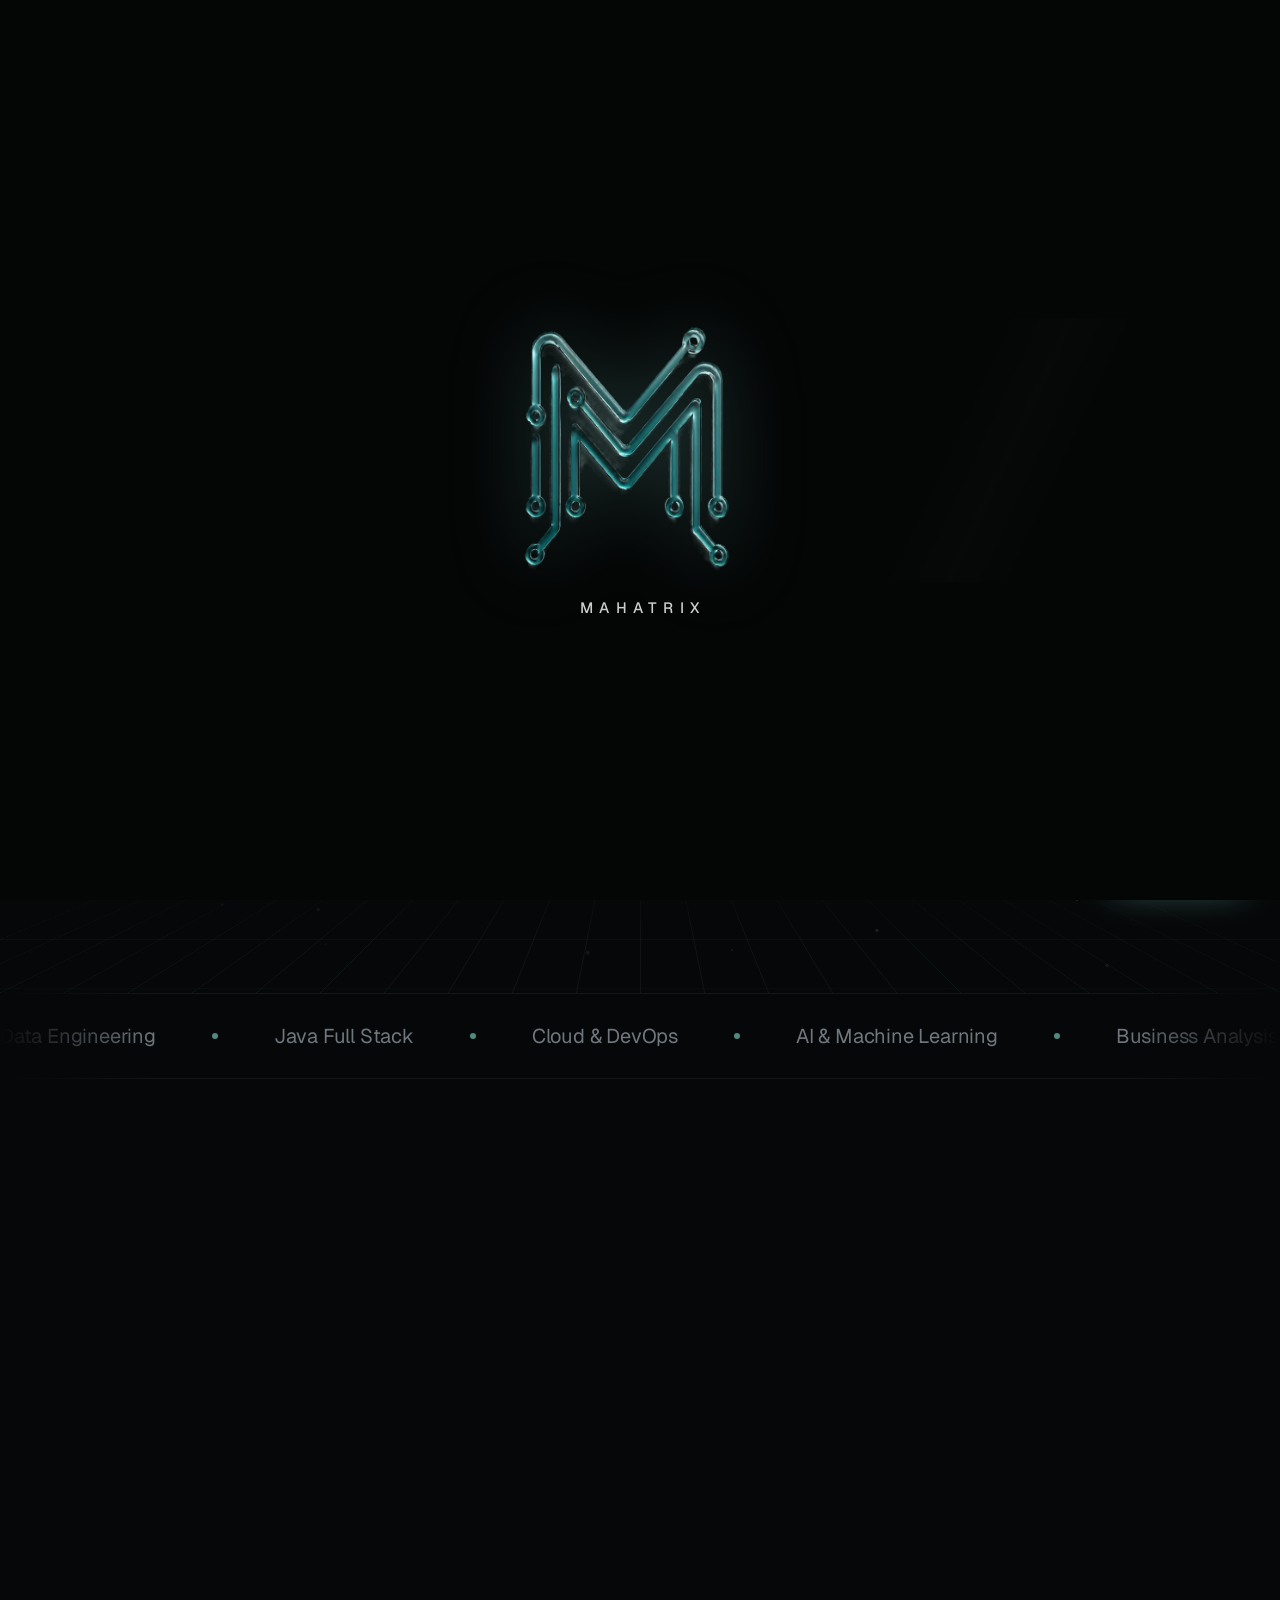
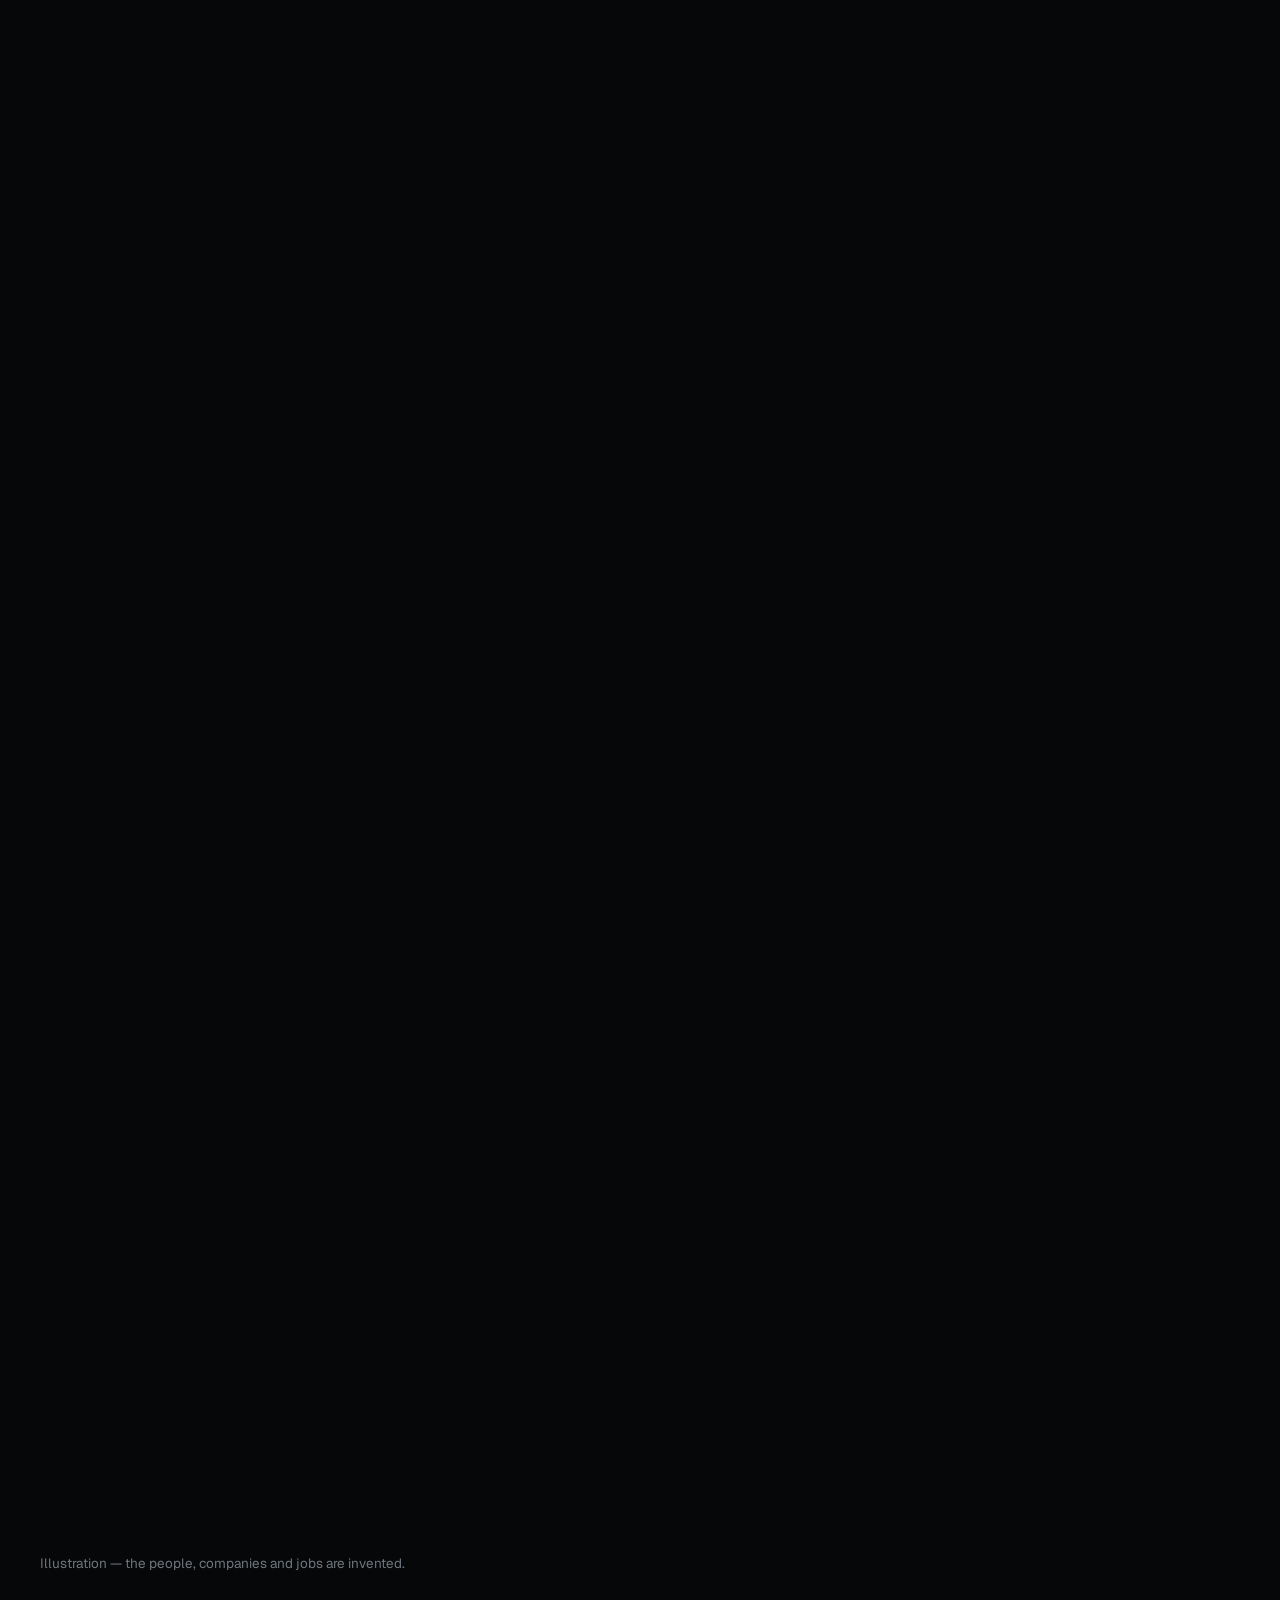
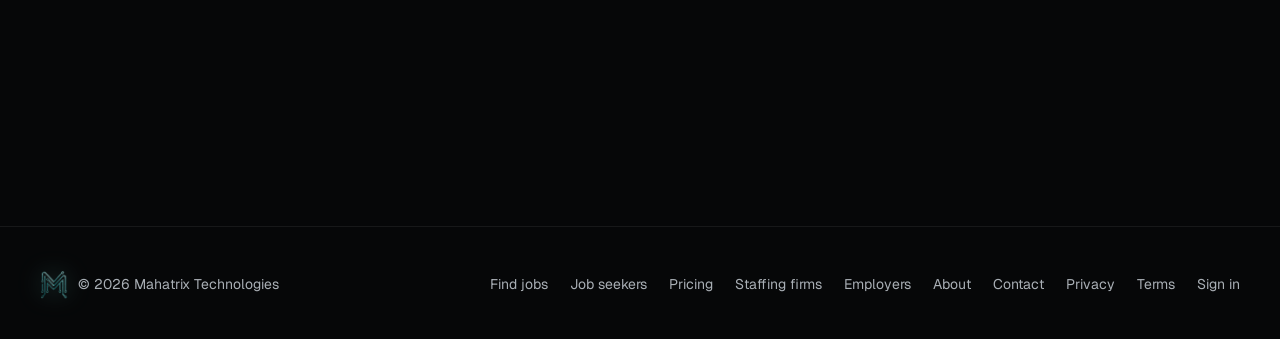
<file: index.html>
<!doctype html>
<html lang="en">
<head>
<meta charset="utf-8">
<meta name="viewport" content="width=device-width, initial-scale=1">
<title>Mahatrix Technologies — Fresh IT jobs from company career sites</title>
<meta name="description" content="Search new IT jobs across the USA, apply on the company's own site with a tailored resume, or let a dedicated recruiter apply for you. Launch $30 a month. 5-day free trial.">
<meta name="theme-color" content="#060708">
<link rel="icon" href="/assets/favicon.png" type="image/png">
<link rel="apple-touch-icon" href="/assets/apple-touch-icon.png">
<meta property="og:type" content="website">
<meta property="og:title" content="Mahatrix Technologies — Fresh IT jobs from company career sites">
<meta property="og:description" content="Search new IT jobs across the USA, apply on the company's own site with a tailored resume, or let a dedicated recruiter apply for you. Launch $30 a month. 5-day free trial.">
<meta property="og:image" content="https://mahatrixtechnologies.com/assets/demo-poster.jpg">
<meta property="og:url" content="https://mahatrixtechnologies.com/">
<link rel="canonical" href="https://mahatrixtechnologies.com/">
<link rel="preconnect" href="https://fonts.googleapis.com">
<link rel="preconnect" href="https://fonts.gstatic.com" crossorigin>
<link href="https://fonts.googleapis.com/css2?family=Geist:wght@400;500;600&family=Geist+Mono:wght@500&display=swap" rel="stylesheet">
<link rel="stylesheet" href="/assets/site.css">
<script type="application/ld+json">{"@context":"https://schema.org","@type":"Organization","name":"Mahatrix Technologies","url":"https://mahatrixtechnologies.com","logo":"https://mahatrixtechnologies.com/assets/logo.png","email":"info@mahatrixtechnologies.com"}</script>
</head>
<body>
<div class="ambient" aria-hidden="true"><i></i><i></i></div>

<!-- logo unveil -->
<div class="intro" id="intro" aria-hidden="true">
  <div class="intro-mark">
    <svg viewBox="0 0 200 200">
      <defs><linearGradient id="ig" x1="0" y1="0" x2="1" y2="1"><stop offset="0" stop-color="#d9fff9"/><stop offset=".55" stop-color="#7fe3d6"/><stop offset="1" stop-color="#2aa797"/></linearGradient></defs>
      <path pathLength="1" d="M40 168 V50 Q40 36 52 46 L100 94 L148 46 Q160 36 160 50 V142"/>
      <path pathLength="1" d="M60 150 V74 Q60 64 68 71 L100 104 L132 71 Q140 64 140 74 V162"/>
      <path pathLength="1" d="M24 84 V132"/>
      <path pathLength="1" d="M148 46 L168 26"/>
      <circle pathLength="1" cx="40" cy="174" r="5.5"/><circle pathLength="1" cx="160" cy="148" r="5.5"/>
      <circle pathLength="1" cx="60" cy="156" r="5.5"/><circle pathLength="1" cx="140" cy="168" r="5.5"/>
      <circle pathLength="1" cx="24" cy="78" r="5.5"/><circle pathLength="1" cx="24" cy="138" r="5.5"/><circle pathLength="1" cx="172" cy="22" r="5.5"/>
    </svg>
    <img src="/assets/logo-lg.png" alt="">
    <span class="shine"></span>
  </div>
  <div class="intro-word">MAHATRIX</div>
</div>

<a class="skip" href="#main">Skip to content</a>

<header class="site-head">
  <div class="wrap bar">
    <a class="brand" href="/" aria-label="Mahatrix Technologies home"><img src="/assets/logo.png" alt="" width="36" height="36"><b>MAHATRIX</b></a>
    <nav class="nav" aria-label="Main">
      <a href="https://jobs.mahatrixtechnologies.com/">Find jobs</a>
      <a href="/job-seekers.html">Job seekers</a>
      <a href="/pricing.html">Pricing</a>
      <a href="/staffing-firms.html">Staffing firms</a>
      <a href="/employers.html">Employers</a>
      <a href="/about.html">About</a>
      <a href="/contact.html">Contact</a>
    </nav>
    <div class="head-cta">
      <a class="btn btn-ghost" href="https://portal.mahatrixtechnologies.com">Sign in</a>
      <a class="btn btn-primary" href="https://jobs.mahatrixtechnologies.com/?signup=1" data-signup="trial">Start free trial</a>
    </div>
    <button class="menu-btn" aria-label="Open menu" aria-expanded="false"><svg viewBox="0 0 24 24" width="20" height="20" fill="none" stroke="currentColor" stroke-width="2" stroke-linecap="round"><path d="M4 8h16M4 16h16"/></svg></button>
  </div>
</header>

<main id="main">

<section class="hero" aria-labelledby="hero-h">
  <div class="wrap">
    <div>
      <div class="pill-note glass rv"><b>New</b>The Mahatrix job search · 5-day free trial</div>
      <h1 id="hero-h" class="grad rv d1">Fresh IT jobs, straight from company career sites.</h1>
      <p class="lede rv d2">Mahatrix finds new IT jobs across the USA every hour. Search them by role and city, apply on the company's own site with a resume tailored to the job — or let a dedicated recruiter apply for you.</p>
      <div class="hero-ctas rv d3">
        <a class="btn btn-primary" href="https://jobs.mahatrixtechnologies.com/">Search jobs</a>
        <a class="btn btn-ghost" href="#demo"><svg viewBox="0 0 24 24" fill="currentColor"><path d="M8 5.5v13l11-6.5z"/></svg>Watch 30-second demo</a>
      </div>
      <div class="facts rv d4">
        <div><b>Across the USA</b><span>companies hiring now</span></div>
        <div><b>Every hour</b><span>new jobs found</span></div>
        <div><b>0%</b><span>of your salary, ever</span></div>
      </div>
    </div>

    <div class="board glass rv d2" id="board" aria-label="Illustration: new jobs arriving and being matched">
      <div class="board-top"><span class="live"><i></i>New jobs coming in</span><span>Sample feed</span></div>
      <div class="board-grid">
        <svg class="traces" aria-hidden="true"></svg>
        <div class="sources" aria-hidden="true"><span class="src"><i></i></span><span class="src"><i></i></span><span class="src"><i></i></span><span class="src"><i></i></span><span class="src"><i></i></span><span class="src"><i></i></span></div>
        <ul class="feed" aria-live="off"></ul>
      </div>
      <p class="board-note">Illustration with sample jobs and invented company names. The % is the resume match.</p>
    </div>
  </div>
</section>

<div class="marquee" aria-hidden="true"><div class="marquee-track">
  <span>Data Engineering</span><span>Java Full Stack</span><span>Cloud &amp; DevOps</span><span>AI &amp; Machine Learning</span><span>Business Analysis</span><span>QA Automation</span><span>.NET Development</span><span>Salesforce</span><span>Cybersecurity</span><span>Power BI &amp; Analytics</span><span>Project Management</span>
  <span>Data Engineering</span><span>Java Full Stack</span><span>Cloud &amp; DevOps</span><span>AI &amp; Machine Learning</span><span>Business Analysis</span><span>QA Automation</span><span>.NET Development</span><span>Salesforce</span><span>Cybersecurity</span><span>Power BI &amp; Analytics</span><span>Project Management</span>
</div></div>

<section id="engine" aria-labelledby="engine-h">
  <div class="wrap">
    <div class="sec-head">
      <h2 id="engine-h" class="rv">The engine behind your search</h2>
      <p class="lede rv d1">Every hour it finds new jobs, scores them against your resume, removes the ones you can't apply to, and tailors your resume for the best matches.</p>
    </div>
    <div class="engine">
      <div class="term glass rv" aria-label="Illustration of the matching engine at work">
        <div class="term-bar"><i></i><i></i><i></i><span>mahatrix — match engine</span></div>
        <pre class="term-body" aria-hidden="true"></pre>
        <noscript><pre class="term-body">$ scan --role "Data Engineer"
✓ new jobs found across the USA</pre></noscript>
      </div>
      <div class="flow glass rv d1" aria-label="From a new job to an interview">
        <ol class="flow-steps">
          <li><b>New job found</b><span>Checked every hour</span></li>
          <li><b>Scored against your resume</b><span>Best matches first</span></li>
          <li><b>Resume tailored</b><span>From your real experience</span></li>
          <li><b>Applied</b><span>Saved in your account</span></li>
          <li><b>Assessment &amp; screening</b><span>Replies caught and tracked</span></li>
          <li><b>Interview</b><span>Prep sheet ready</span></li>
        </ol>
      </div>
    </div>
  </div>
</section>

<section id="demo" aria-labelledby="demo-h">
  <div class="wrap">
    <div class="sec-head">
      <h2 id="demo-h" class="rv">From new job to interview, in 30 seconds.</h2>
      <p class="lede rv d1">Matched jobs, a tailored resume, then the assessment, screening and interview — every step in your account.</p>
    </div>
    <div class="video-frame glass rv d2">
      <video id="demoVideo" controls muted loop playsinline preload="metadata" poster="/assets/demo-poster.jpg">
        <source src="/assets/mahatrix-demo-30s.mp4" type="video/mp4">
        Your browser can't play this video. <a href="/assets/mahatrix-demo-30s.mp4">Download it</a>.
      </video>
    </div>
    <div class="video-steps rv d3">
      <div><b>Jobs found</b>New matches, best first</div>
      <div><b>Resume tailored</b>Built from your real experience</div>
      <div><b>Assessment</b>Invites caught and tracked</div>
      <div><b>Screening</b>Calls booked, prep sheet ready</div>
      <div><b>Interview</b>Every step in one place</div>
    </div>
    <p class="video-cap">Illustration — the people, companies and jobs are invented.</p>
  </div>
</section>

<section id="how" aria-labelledby="how-h">
  <div class="wrap">
    <div class="sec-head">
      <h2 id="how-h" class="rv">How it works</h2>
      <p class="lede rv d1">Four steps, every working day.</p>
    </div>
    <ol class="steps">
      <li class="step glass lit rv"><span class="n"></span><h3>Your account</h3><p>Sign up with your email, upload your resume and pick the roles you want.</p></li>
      <li class="step glass lit rv d1"><span class="n"></span><h3>Find the jobs</h3><p>New jobs arrive every hour. Search them by role and city — on Autopilot, your recruiter gets a daily list matched to your resume.</p></li>
      <li class="step glass lit rv d2"><span class="n"></span><h3>Apply with a tailored resume</h3><p>Apply yourself with a resume tailored to each job from your real experience — or let your Autopilot recruiter apply for you.</p></li>
      <li class="step glass lit rv d3"><span class="n"></span><h3>Calls and next steps</h3><p>Track every application and reply. Screens and interviews come with a prep sheet.</p></li>
    </ol>
  </div>
</section>


<section aria-labelledby="aud-h">
  <div class="wrap">
    <div class="sec-head"><h2 id="aud-h" class="rv">Built for three kinds of people</h2></div>
    <div class="svc">
      <article class="glass lit rv"><h3>Job seekers</h3><p>IT professionals in the U.S. — H-1B, OPT, green card or citizen — who want fresh, well-matched applications without spending every evening on them.</p><p><a href="/job-seekers.html">How it works for you →</a></p></article>
      <article class="glass lit rv d1"><h3>Staffing firms</h3><p>Fresh matches for every bench candidate, a daily team dashboard and vendor requirements matched to your bench — under your own logins.</p><p><a href="/staffing-firms.html">See the platform →</a></p></article>
      <article class="glass lit rv d2"><h3>Employers</h3><p>Direct hire, contract and contract-to-hire technology talent — screened and shortlisted for your team.</p><p><a href="/employers.html">Hire with us →</a></p></article>
    </div>
  </div>
</section>

<section id="pricing" aria-labelledby="pricing-h">
  <div class="wrap">
    <div class="sec-head">
      <h2 id="pricing-h" class="rv">Simple monthly plans</h2>
      <p class="lede rv d1">Month to month — stop any time. <a href="/pricing.html">Compare the plans →</a></p>
    </div>
    <div class="plans plans2">
      <article class="plan glass lit tilt pick rv">
        <span class="tag">Most popular</span><h3>Launch</h3><p class="price"><b>$30</b><span>/ month</span></p><p class="apps">Search and apply yourself</p>
        <ul><li>Search every US IT job we collect, no limit</li><li>Apply on the company's own site</li><li>2 tailored resumes a day</li></ul>
        <button class="btn btn-primary" data-signup="starter">Start free trial</button>
      </article>
      <article class="plan glass lit tilt rv d1">
        <h3>Autopilot</h3><p class="price ask"><b>Let's talk</b><span>tailored to you</span></p><p class="apps">A dedicated recruiter runs your search</p>
        <ul><li>Your own recruiter, every working day</li><li>Your own daily job list plus the job search</li><li>Full-time, W2 and C2C jobs</li></ul>
        <div class="plan-acts"><button class="btn btn-ghost" data-chat="job_seeker" data-msg="I am interested in the Autopilot plan.">Chat with us</button><a class="btn btn-ghost" href="mailto:info@mahatrixtechnologies.com?subject=Autopilot%20plan">Email us</a></div>
      </article>
    </div>
  </div>
</section>

<section aria-labelledby="promise-h">
  <div class="wrap promise">
    <div>
      <h2 id="promise-h" class="rv" style="margin-bottom:24px">What we promise</h2>
      <blockquote class="rv d1">No one can honestly promise you a job. We promise the work: fresh jobs, careful applications, and an honest report of what happened.</blockquote>
    </div>
    <ul class="dont glass rv d2">
      <li><b>No job or interview guarantees.</b> Hiring decisions are the employer's.</li>
      <li><b>Quality over volume.</b> Weak matches are skipped unless there is a real reason to apply.</li>
      <li><b>Your data is not for sale.</b> We use it only to run your job search.</li>
      <li><b>Nothing sent in your name without review.</b> Follow-ups are checked by a person first.</li>
    </ul>
  </div>
</section>

<section aria-label="Ready when you are">
  <div class="wrap">
    <div class="contact glass rv">
      <div><h2>Ready when you are</h2><p class="lede">Create your free account in a minute, then search, apply and tailor your resume.</p></div>
      <div class="actions"><a class="btn btn-primary" href="/pricing.html" data-signup="trial">Start free trial</a><span class="hint">Already a customer? <a href="https://portal.mahatrixtechnologies.com">Sign in</a></span></div>
    </div>
  </div>
</section>
</main>

<footer class="site-foot">
  <div class="wrap">
    <a class="brand" href="/"><img src="/assets/logo.png" alt="" width="28" height="28"><span>© <span id="year">2026</span> Mahatrix Technologies</span></a>
    <nav aria-label="Footer">
      <a href="https://jobs.mahatrixtechnologies.com/">Find jobs</a>
      <a href="/job-seekers.html">Job seekers</a>
      <a href="/pricing.html">Pricing</a>
      <a href="/staffing-firms.html">Staffing firms</a>
      <a href="/employers.html">Employers</a>
      <a href="/about.html">About</a>
      <a href="/contact.html">Contact</a>
      <a href="/privacy.html">Privacy</a>
      <a href="/terms.html">Terms</a>
      <a href="https://portal.mahatrixtechnologies.com">Sign in</a>
    </nav>
  </div>
</footer>

<!-- chat -->
<button class="chat-btn" id="chatBtn" type="button" aria-controls="chat" aria-expanded="false"><svg viewBox="0 0 24 24" fill="none" stroke="currentColor" stroke-width="2" stroke-linecap="round" stroke-linejoin="round"><path d="M21 12a8 8 0 0 1-11.6 7.1L4 20l1-4.6A8 8 0 1 1 21 12z"/></svg><span>Chat with us</span></button>
<div class="chat glass" id="chat" role="dialog" aria-label="Message Mahatrix">
  <div class="chat-head"><img src="/assets/logo.png" alt=""><div><b>Mahatrix support</b><span>We reply by email</span></div><button class="x" type="button" aria-label="Close chat">✕</button></div>
  <div class="chat-body">
    <div class="bubble">Hi! Ask us about plans, a role you need to fill, a walkthrough for your team, or your account. Leave your email and we'll write back.</div>
    <form class="form" novalidate>
      <label>Your name<input name="name" autocomplete="name" required></label>
      <label>Email<input name="email" type="email" autocomplete="email" required></label>
      <label>I'm a<select name="kind"><option value="job_seeker">Job seeker</option><option value="staffing_firm">Staffing firm / consultancy</option><option value="employer">Employer hiring talent</option><option value="other">Something else</option></select></label>
      <label>Message<textarea name="message" required></textarea></label>
      <span class="trap" aria-hidden="true"><input name="website" tabindex="-1" autocomplete="off"></span>
      <div class="err" role="alert"></div>
      <button class="btn btn-primary" type="submit">Send message</button>
      <span class="hint">Prefer email? <a href="mailto:info@mahatrixtechnologies.com">info@mahatrixtechnologies.com</a></span>
    </form>
    <div class="done" hidden style="padding:0"><div class="bubble"><b>Message sent.</b> We'll reply to your email from info@mahatrixtechnologies.com.</div></div>
  </div>
</div>

<script src="/assets/site.js" defer></script>
</body>
</html>
</file>
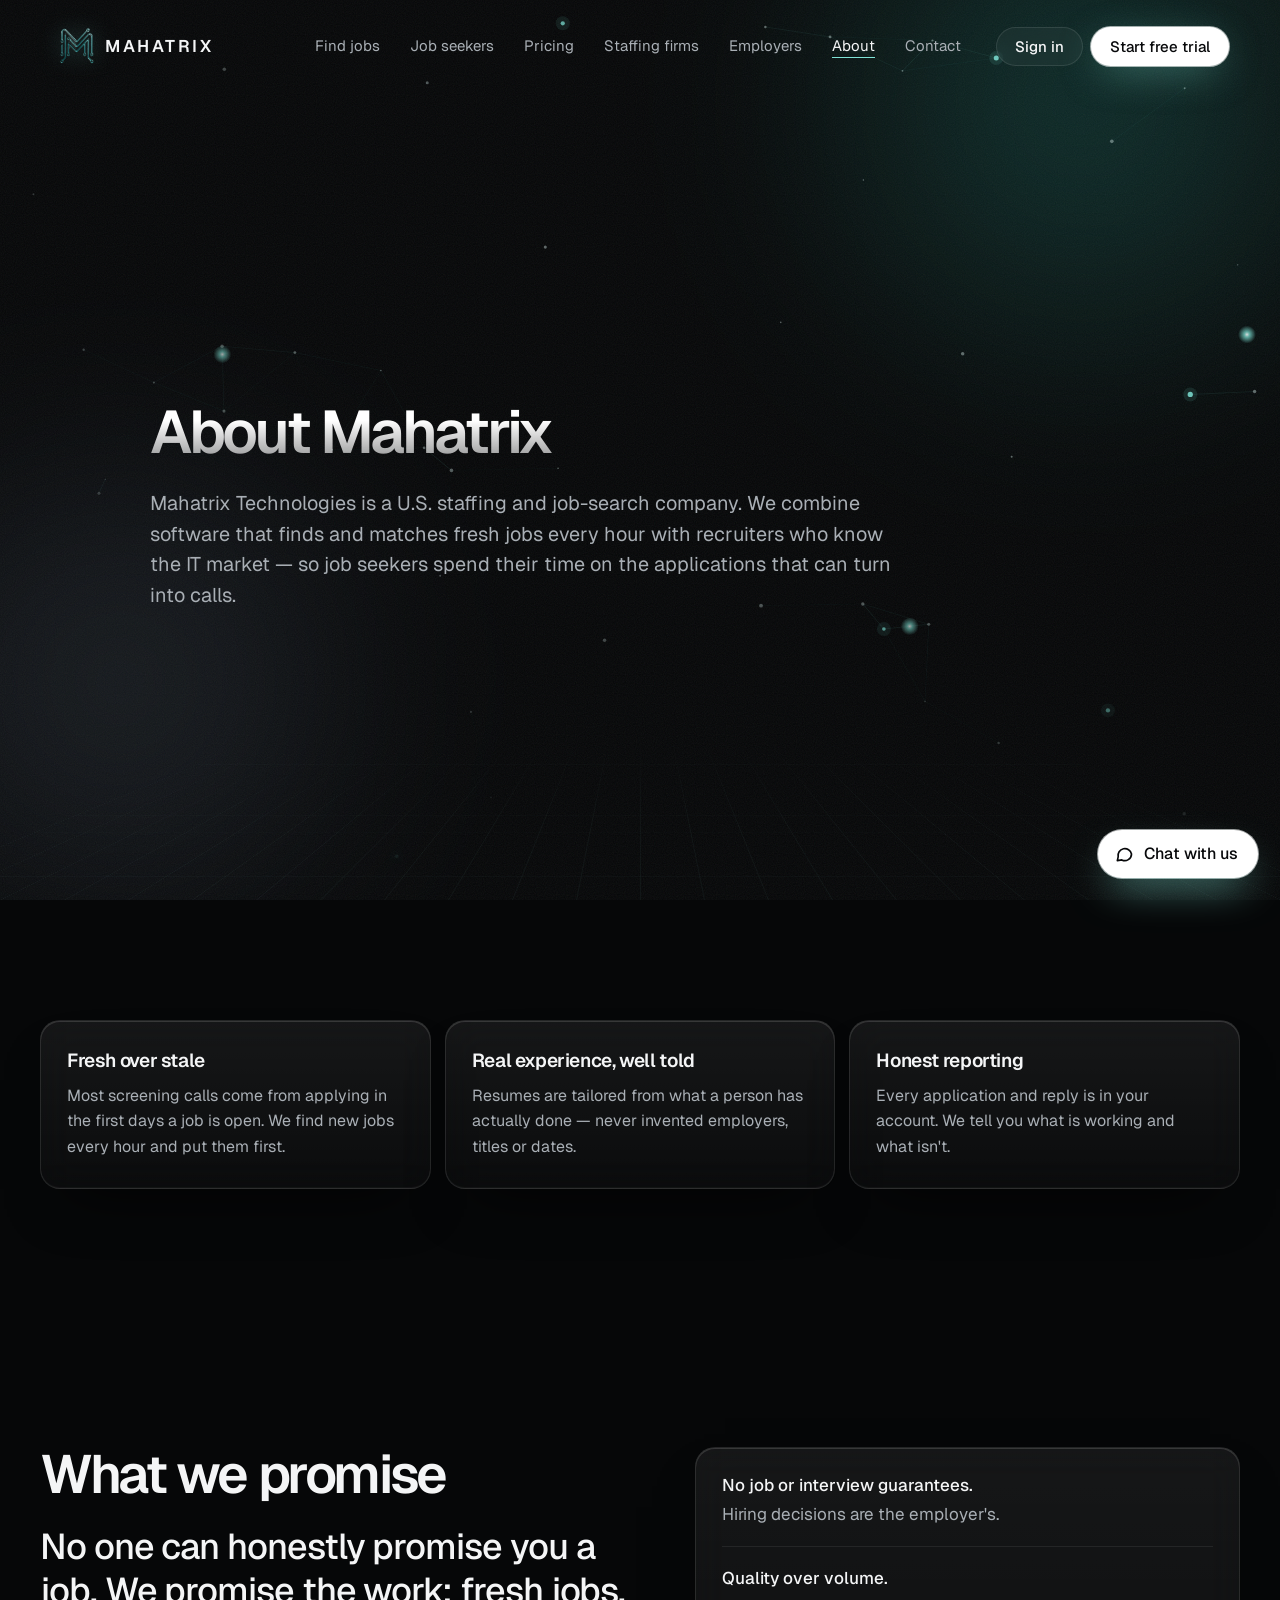
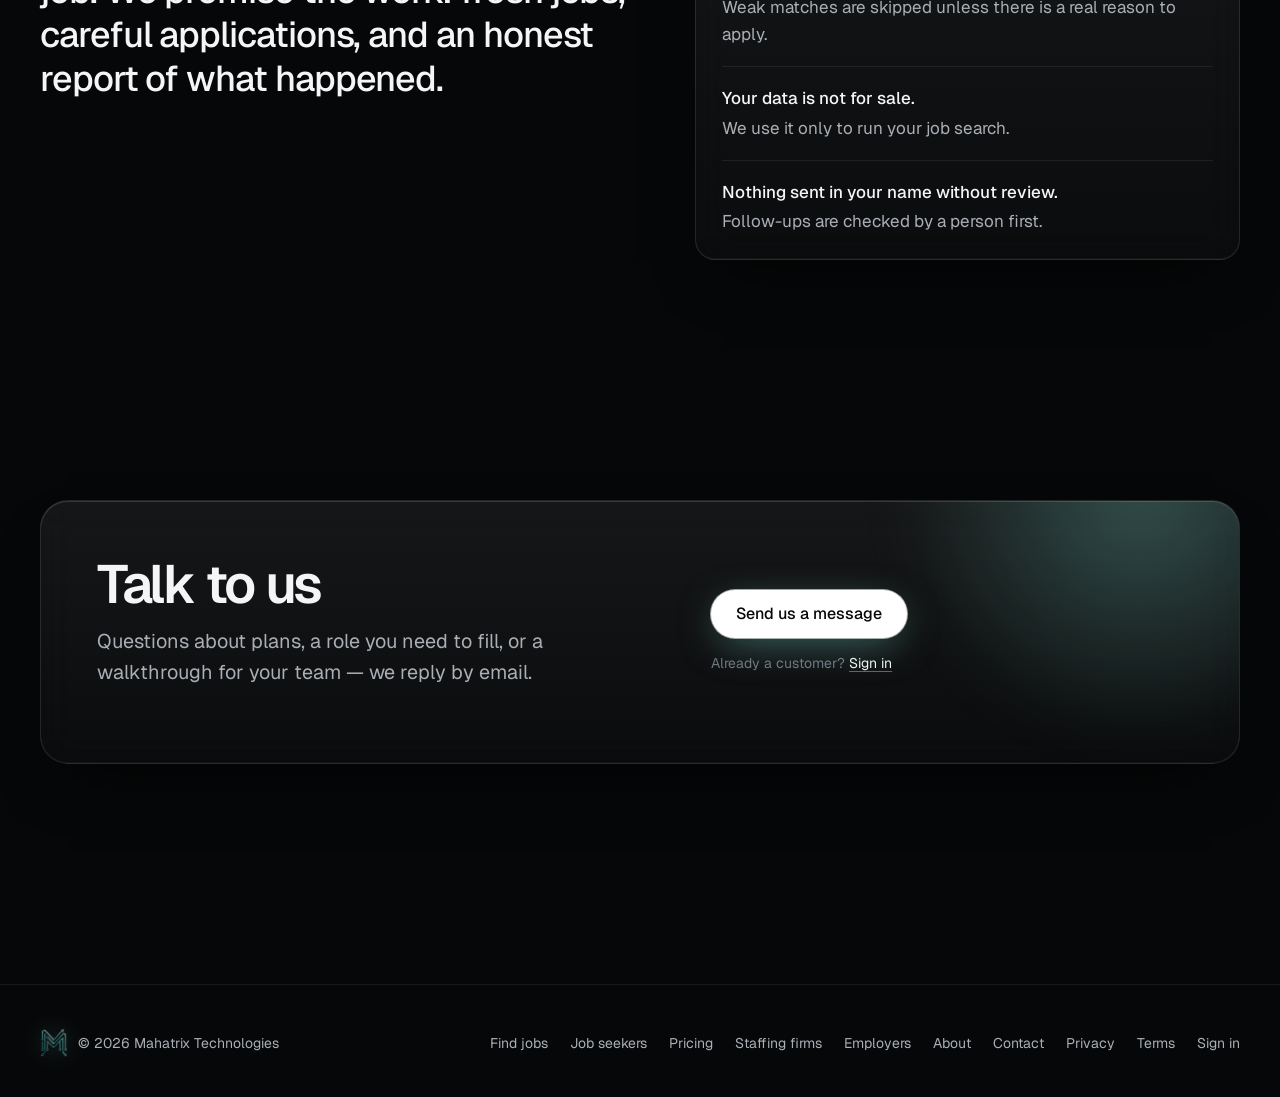
<file: about.html>
<!doctype html>
<html lang="en">
<head>
<meta charset="utf-8">
<meta name="viewport" content="width=device-width, initial-scale=1">
<title>About — Mahatrix Technologies</title>
<meta name="description" content="Mahatrix Technologies combines hourly job matching with experienced IT recruiters. No job guarantees, no cut of your salary, your data never sold.">
<meta name="theme-color" content="#060708">
<link rel="icon" href="/assets/favicon.png" type="image/png">
<link rel="apple-touch-icon" href="/assets/apple-touch-icon.png">
<meta property="og:type" content="website">
<meta property="og:title" content="About — Mahatrix Technologies">
<meta property="og:description" content="Mahatrix Technologies combines hourly job matching with experienced IT recruiters. No job guarantees, no cut of your salary, your data never sold.">
<meta property="og:image" content="https://mahatrixtechnologies.com/assets/demo-poster.jpg">
<meta property="og:url" content="https://mahatrixtechnologies.com/about.html">
<link rel="canonical" href="https://mahatrixtechnologies.com/about.html">
<link rel="preconnect" href="https://fonts.googleapis.com">
<link rel="preconnect" href="https://fonts.gstatic.com" crossorigin>
<link href="https://fonts.googleapis.com/css2?family=Geist:wght@400;500;600&family=Geist+Mono:wght@500&display=swap" rel="stylesheet">
<link rel="stylesheet" href="/assets/site.css">
<script type="application/ld+json">{"@context":"https://schema.org","@type":"Organization","name":"Mahatrix Technologies","url":"https://mahatrixtechnologies.com","logo":"https://mahatrixtechnologies.com/assets/logo.png","email":"info@mahatrixtechnologies.com"}</script>
</head>
<body>
<div class="ambient" aria-hidden="true"><i></i><i></i></div>

<a class="skip" href="#main">Skip to content</a>

<header class="site-head">
  <div class="wrap bar">
    <a class="brand" href="/" aria-label="Mahatrix Technologies home"><img src="/assets/logo.png" alt="" width="36" height="36"><b>MAHATRIX</b></a>
    <nav class="nav" aria-label="Main">
      <a href="https://jobs.mahatrixtechnologies.com/">Find jobs</a>
      <a href="/job-seekers.html">Job seekers</a>
      <a href="/pricing.html">Pricing</a>
      <a href="/staffing-firms.html">Staffing firms</a>
      <a href="/employers.html">Employers</a>
      <a href="/about.html" aria-current="page">About</a>
      <a href="/contact.html">Contact</a>
    </nav>
    <div class="head-cta">
      <a class="btn btn-ghost" href="https://portal.mahatrixtechnologies.com">Sign in</a>
      <a class="btn btn-primary" href="https://jobs.mahatrixtechnologies.com/?signup=1" data-signup="trial">Start free trial</a>
    </div>
    <button class="menu-btn" aria-label="Open menu" aria-expanded="false"><svg viewBox="0 0 24 24" width="20" height="20" fill="none" stroke="currentColor" stroke-width="2" stroke-linecap="round"><path d="M4 8h16M4 16h16"/></svg></button>
  </div>
</header>

<main id="main">

<section class="hero sub" aria-labelledby="ab-h">
  <div class="wrap"><div>
    <h1 id="ab-h" class="grad rv">About Mahatrix</h1>
    <p class="lede rv d1">Mahatrix Technologies is a U.S. staffing and job-search company. We combine software that finds and matches fresh jobs every hour with recruiters who know the IT market — so job seekers spend their time on the applications that can turn into calls.</p>
  </div></div>
</section>

<section aria-labelledby="ab2-h">
  <div class="wrap">
    <div class="svc">
      <article class="glass lit rv"><h3>Fresh over stale</h3><p>Most screening calls come from applying in the first days a job is open. We find new jobs every hour and put them first.</p></article>
      <article class="glass lit rv d1"><h3>Real experience, well told</h3><p>Resumes are tailored from what a person has actually done — never invented employers, titles or dates.</p></article>
      <article class="glass lit rv d2"><h3>Honest reporting</h3><p>Every application and reply is in your account. We tell you what is working and what isn't.</p></article>
    </div>
  </div>
</section>

<section aria-labelledby="promise-h">
  <div class="wrap promise">
    <div>
      <h2 id="promise-h" class="rv" style="margin-bottom:24px">What we promise</h2>
      <blockquote class="rv d1">No one can honestly promise you a job. We promise the work: fresh jobs, careful applications, and an honest report of what happened.</blockquote>
    </div>
    <ul class="dont glass rv d2">
      <li><b>No job or interview guarantees.</b> Hiring decisions are the employer's.</li>
      <li><b>Quality over volume.</b> Weak matches are skipped unless there is a real reason to apply.</li>
      <li><b>Your data is not for sale.</b> We use it only to run your job search.</li>
      <li><b>Nothing sent in your name without review.</b> Follow-ups are checked by a person first.</li>
    </ul>
  </div>
</section>

<section aria-label="Talk to us">
  <div class="wrap">
    <div class="contact glass rv">
      <div><h2>Talk to us</h2><p class="lede">Questions about plans, a role you need to fill, or a walkthrough for your team — we reply by email.</p></div>
      <div class="actions"><a class="btn btn-primary" href="/contact.html" data-chat="">Send us a message</a><span class="hint">Already a customer? <a href="https://portal.mahatrixtechnologies.com">Sign in</a></span></div>
    </div>
  </div>
</section>
</main>

<footer class="site-foot">
  <div class="wrap">
    <a class="brand" href="/"><img src="/assets/logo.png" alt="" width="28" height="28"><span>© <span id="year">2026</span> Mahatrix Technologies</span></a>
    <nav aria-label="Footer">
      <a href="https://jobs.mahatrixtechnologies.com/">Find jobs</a>
      <a href="/job-seekers.html">Job seekers</a>
      <a href="/pricing.html">Pricing</a>
      <a href="/staffing-firms.html">Staffing firms</a>
      <a href="/employers.html">Employers</a>
      <a href="/about.html">About</a>
      <a href="/contact.html">Contact</a>
      <a href="/privacy.html">Privacy</a>
      <a href="/terms.html">Terms</a>
      <a href="https://portal.mahatrixtechnologies.com">Sign in</a>
    </nav>
  </div>
</footer>

<!-- chat -->
<button class="chat-btn" id="chatBtn" type="button" aria-controls="chat" aria-expanded="false"><svg viewBox="0 0 24 24" fill="none" stroke="currentColor" stroke-width="2" stroke-linecap="round" stroke-linejoin="round"><path d="M21 12a8 8 0 0 1-11.6 7.1L4 20l1-4.6A8 8 0 1 1 21 12z"/></svg><span>Chat with us</span></button>
<div class="chat glass" id="chat" role="dialog" aria-label="Message Mahatrix">
  <div class="chat-head"><img src="/assets/logo.png" alt=""><div><b>Mahatrix support</b><span>We reply by email</span></div><button class="x" type="button" aria-label="Close chat">✕</button></div>
  <div class="chat-body">
    <div class="bubble">Hi! Ask us about plans, a role you need to fill, a walkthrough for your team, or your account. Leave your email and we'll write back.</div>
    <form class="form" novalidate>
      <label>Your name<input name="name" autocomplete="name" required></label>
      <label>Email<input name="email" type="email" autocomplete="email" required></label>
      <label>I'm a<select name="kind"><option value="job_seeker">Job seeker</option><option value="staffing_firm">Staffing firm / consultancy</option><option value="employer">Employer hiring talent</option><option value="other">Something else</option></select></label>
      <label>Message<textarea name="message" required></textarea></label>
      <span class="trap" aria-hidden="true"><input name="website" tabindex="-1" autocomplete="off"></span>
      <div class="err" role="alert"></div>
      <button class="btn btn-primary" type="submit">Send message</button>
      <span class="hint">Prefer email? <a href="mailto:info@mahatrixtechnologies.com">info@mahatrixtechnologies.com</a></span>
    </form>
    <div class="done" hidden style="padding:0"><div class="bubble"><b>Message sent.</b> We'll reply to your email from info@mahatrixtechnologies.com.</div></div>
  </div>
</div>

<script src="/assets/site.js" defer></script>
</body>
</html>
</file>
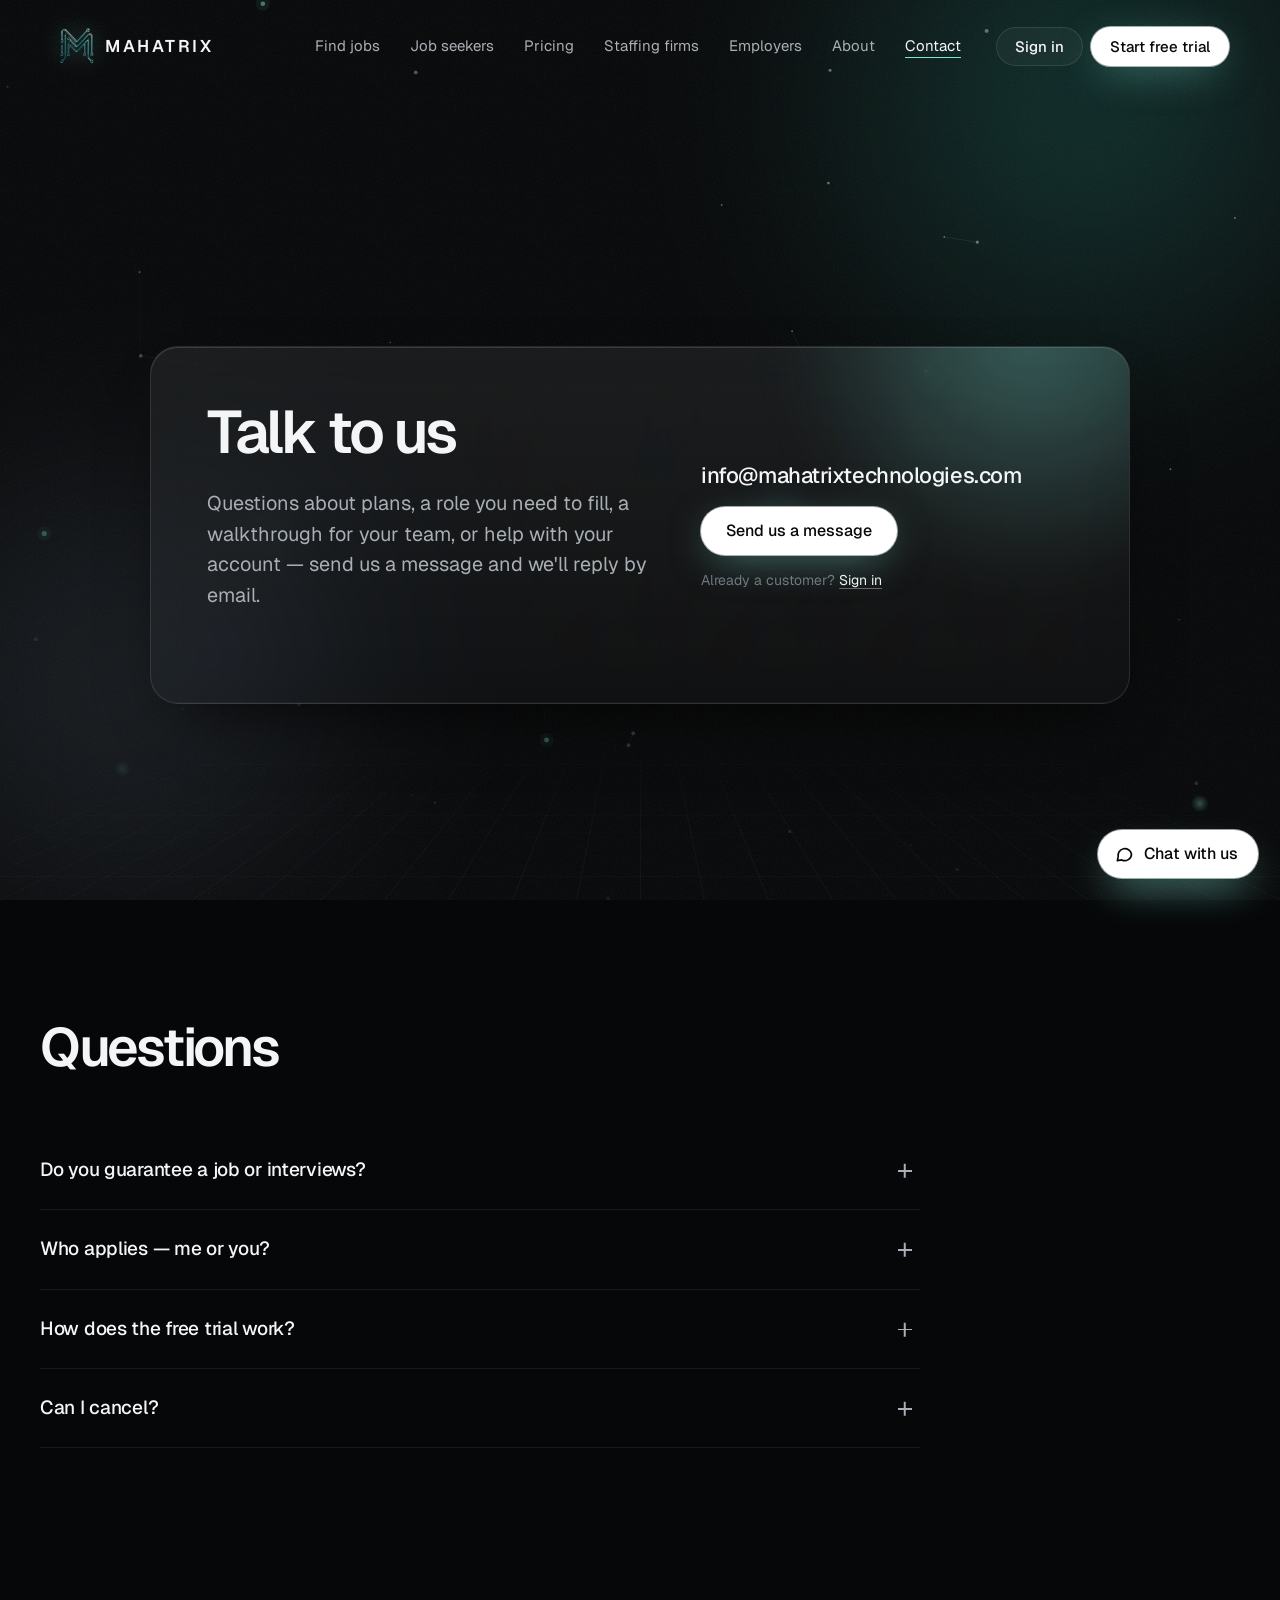
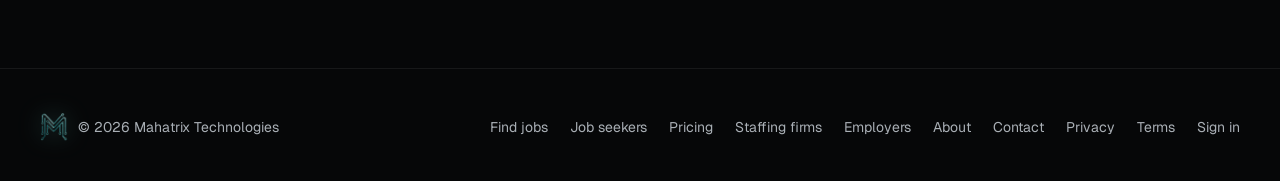
<file: contact.html>
<!doctype html>
<html lang="en">
<head>
<meta charset="utf-8">
<meta name="viewport" content="width=device-width, initial-scale=1">
<title>Contact — Mahatrix Technologies</title>
<meta name="description" content="Questions about plans, hiring or a walkthrough for your team — message Mahatrix Technologies and we reply by email.">
<meta name="theme-color" content="#060708">
<link rel="icon" href="/assets/favicon.png" type="image/png">
<link rel="apple-touch-icon" href="/assets/apple-touch-icon.png">
<meta property="og:type" content="website">
<meta property="og:title" content="Contact — Mahatrix Technologies">
<meta property="og:description" content="Questions about plans, hiring or a walkthrough for your team — message Mahatrix Technologies and we reply by email.">
<meta property="og:image" content="https://mahatrixtechnologies.com/assets/demo-poster.jpg">
<meta property="og:url" content="https://mahatrixtechnologies.com/contact.html">
<link rel="canonical" href="https://mahatrixtechnologies.com/contact.html">
<link rel="preconnect" href="https://fonts.googleapis.com">
<link rel="preconnect" href="https://fonts.gstatic.com" crossorigin>
<link href="https://fonts.googleapis.com/css2?family=Geist:wght@400;500;600&family=Geist+Mono:wght@500&display=swap" rel="stylesheet">
<link rel="stylesheet" href="/assets/site.css">
<script type="application/ld+json">{"@context":"https://schema.org","@type":"Organization","name":"Mahatrix Technologies","url":"https://mahatrixtechnologies.com","logo":"https://mahatrixtechnologies.com/assets/logo.png","email":"info@mahatrixtechnologies.com"}</script>
</head>
<body>
<div class="ambient" aria-hidden="true"><i></i><i></i></div>

<a class="skip" href="#main">Skip to content</a>

<header class="site-head">
  <div class="wrap bar">
    <a class="brand" href="/" aria-label="Mahatrix Technologies home"><img src="/assets/logo.png" alt="" width="36" height="36"><b>MAHATRIX</b></a>
    <nav class="nav" aria-label="Main">
      <a href="https://jobs.mahatrixtechnologies.com/">Find jobs</a>
      <a href="/job-seekers.html">Job seekers</a>
      <a href="/pricing.html">Pricing</a>
      <a href="/staffing-firms.html">Staffing firms</a>
      <a href="/employers.html">Employers</a>
      <a href="/about.html">About</a>
      <a href="/contact.html" aria-current="page">Contact</a>
    </nav>
    <div class="head-cta">
      <a class="btn btn-ghost" href="https://portal.mahatrixtechnologies.com">Sign in</a>
      <a class="btn btn-primary" href="https://jobs.mahatrixtechnologies.com/?signup=1" data-signup="trial">Start free trial</a>
    </div>
    <button class="menu-btn" aria-label="Open menu" aria-expanded="false"><svg viewBox="0 0 24 24" width="20" height="20" fill="none" stroke="currentColor" stroke-width="2" stroke-linecap="round"><path d="M4 8h16M4 16h16"/></svg></button>
  </div>
</header>

<main id="main">

<section class="hero sub" aria-labelledby="contact-h">
  <div class="wrap">
    <div class="contact glass rv">
      <div>
        <h1 id="contact-h">Talk to us</h1>
        <p class="lede">Questions about plans, a role you need to fill, a walkthrough for your team, or help with your account — send us a message and we'll reply by email.</p>
      </div>
      <div class="actions">
        <a class="mail" href="mailto:info@mahatrixtechnologies.com">info@mahatrixtechnologies.com</a>
        <button class="btn btn-primary" type="button" data-chat="">Send us a message</button>
        <span class="hint">Already a customer? <a href="https://portal.mahatrixtechnologies.com">Sign in</a></span>
      </div>
    </div>
  </div>
</section>

<section id="faq" aria-labelledby="faq-h">
  <div class="wrap">
    <div class="sec-head"><h2 id="faq-h" class="rv">Questions</h2></div>
    <div class="faq rv d1">
      <details><summary>Do you guarantee a job or interviews?</summary><p>No. Employers decide who they call, and anyone who guarantees that is not being straight with you. What we guarantee is the work: fresh matching jobs, careful applications, and a clear report of results.</p></details>
      <details><summary>Who applies — me or you?</summary><p>On Launch you search and apply yourself on the company's own site, with tailored resumes ready in your account. On Autopilot, a dedicated Mahatrix recruiter applies for you every working day and records each application.</p></details>
      <details><summary>How does the free trial work?</summary><p>You get 5 days free, with no card. Create your account with your email, confirm it, and you can apply to jobs from the search and tailor 2 resumes a day. Subscribe to Launch when you are ready.</p></details>
      <details><summary>Can I cancel?</summary><p>Yes. Plans are month to month. If you don't renew, the plan pauses at the end of the month and you can still sign in to see your past applications.</p></details>
    </div>
  </div>
</section>
</main>

<footer class="site-foot">
  <div class="wrap">
    <a class="brand" href="/"><img src="/assets/logo.png" alt="" width="28" height="28"><span>© <span id="year">2026</span> Mahatrix Technologies</span></a>
    <nav aria-label="Footer">
      <a href="https://jobs.mahatrixtechnologies.com/">Find jobs</a>
      <a href="/job-seekers.html">Job seekers</a>
      <a href="/pricing.html">Pricing</a>
      <a href="/staffing-firms.html">Staffing firms</a>
      <a href="/employers.html">Employers</a>
      <a href="/about.html">About</a>
      <a href="/contact.html">Contact</a>
      <a href="/privacy.html">Privacy</a>
      <a href="/terms.html">Terms</a>
      <a href="https://portal.mahatrixtechnologies.com">Sign in</a>
    </nav>
  </div>
</footer>

<!-- chat -->
<button class="chat-btn" id="chatBtn" type="button" aria-controls="chat" aria-expanded="false"><svg viewBox="0 0 24 24" fill="none" stroke="currentColor" stroke-width="2" stroke-linecap="round" stroke-linejoin="round"><path d="M21 12a8 8 0 0 1-11.6 7.1L4 20l1-4.6A8 8 0 1 1 21 12z"/></svg><span>Chat with us</span></button>
<div class="chat glass" id="chat" role="dialog" aria-label="Message Mahatrix">
  <div class="chat-head"><img src="/assets/logo.png" alt=""><div><b>Mahatrix support</b><span>We reply by email</span></div><button class="x" type="button" aria-label="Close chat">✕</button></div>
  <div class="chat-body">
    <div class="bubble">Hi! Ask us about plans, a role you need to fill, a walkthrough for your team, or your account. Leave your email and we'll write back.</div>
    <form class="form" novalidate>
      <label>Your name<input name="name" autocomplete="name" required></label>
      <label>Email<input name="email" type="email" autocomplete="email" required></label>
      <label>I'm a<select name="kind"><option value="job_seeker">Job seeker</option><option value="staffing_firm">Staffing firm / consultancy</option><option value="employer">Employer hiring talent</option><option value="other">Something else</option></select></label>
      <label>Message<textarea name="message" required></textarea></label>
      <span class="trap" aria-hidden="true"><input name="website" tabindex="-1" autocomplete="off"></span>
      <div class="err" role="alert"></div>
      <button class="btn btn-primary" type="submit">Send message</button>
      <span class="hint">Prefer email? <a href="mailto:info@mahatrixtechnologies.com">info@mahatrixtechnologies.com</a></span>
    </form>
    <div class="done" hidden style="padding:0"><div class="bubble"><b>Message sent.</b> We'll reply to your email from info@mahatrixtechnologies.com.</div></div>
  </div>
</div>

<script src="/assets/site.js" defer></script>
</body>
</html>
</file>
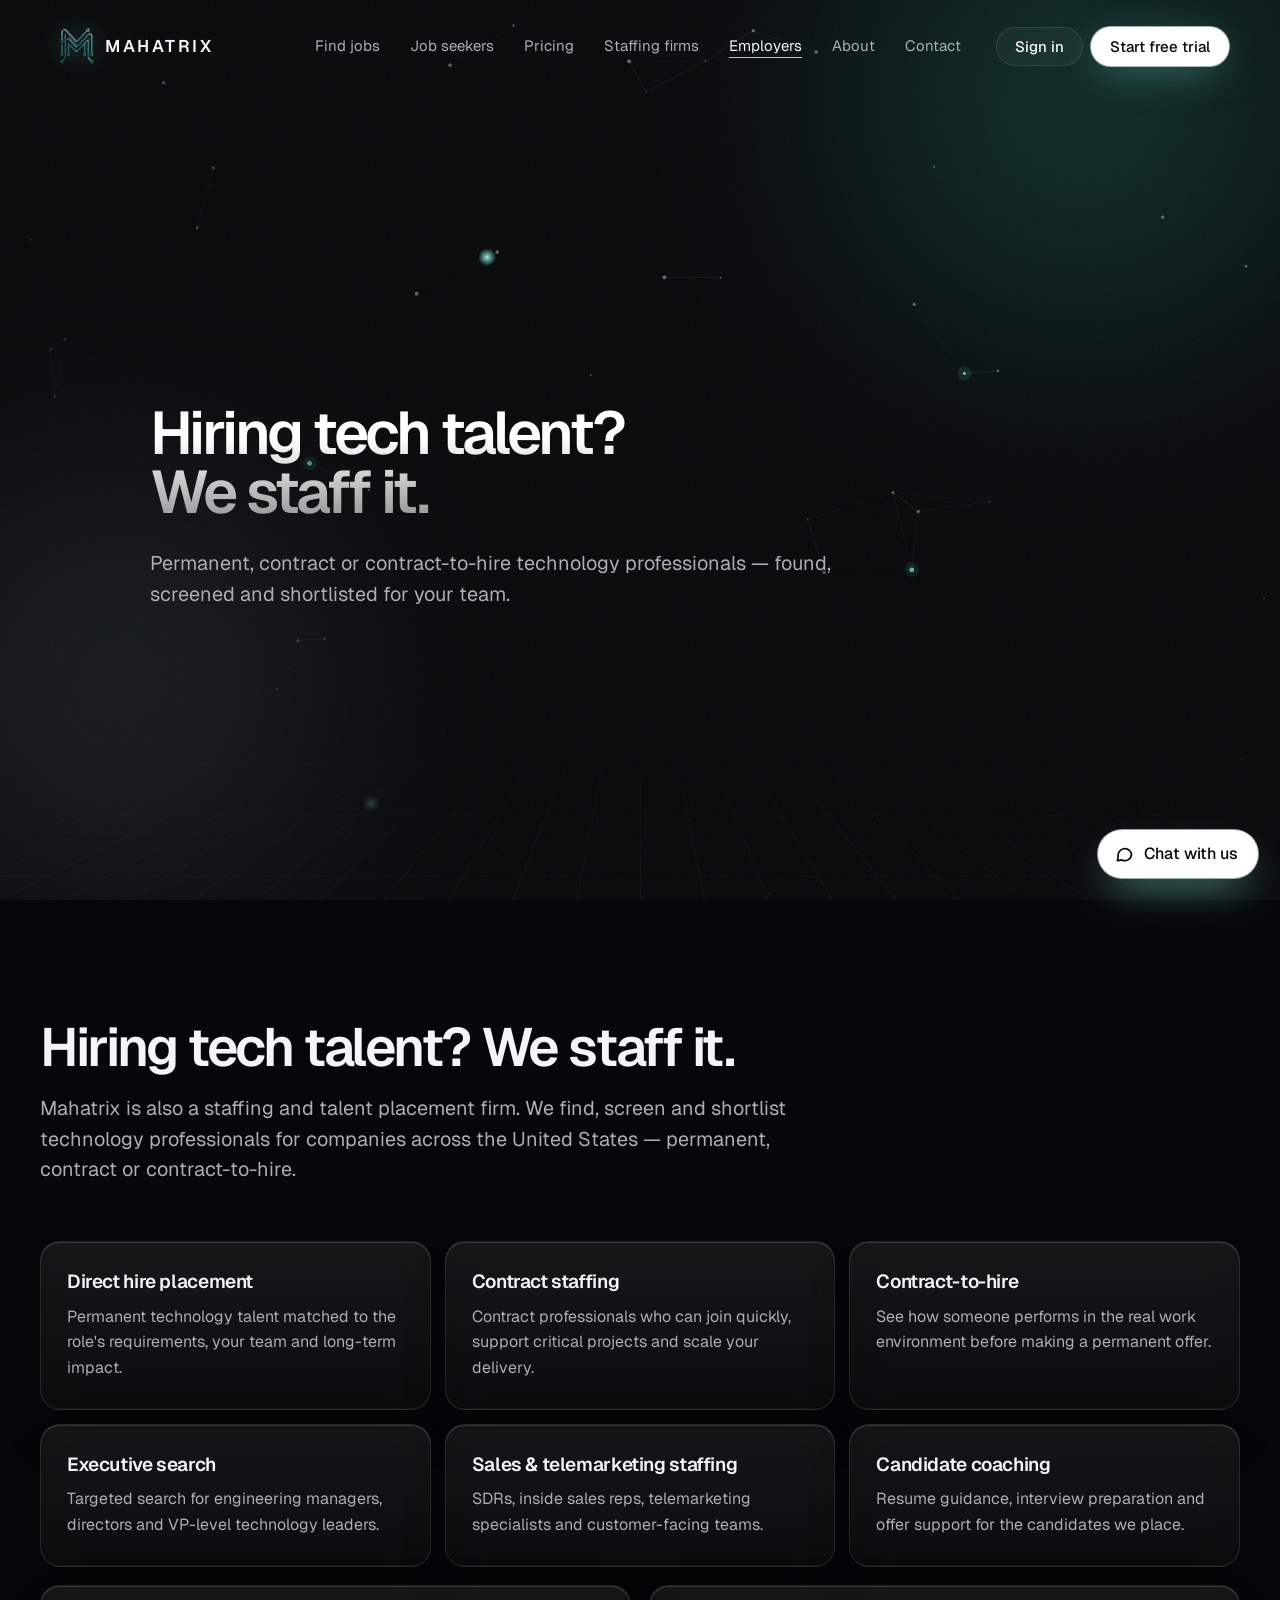
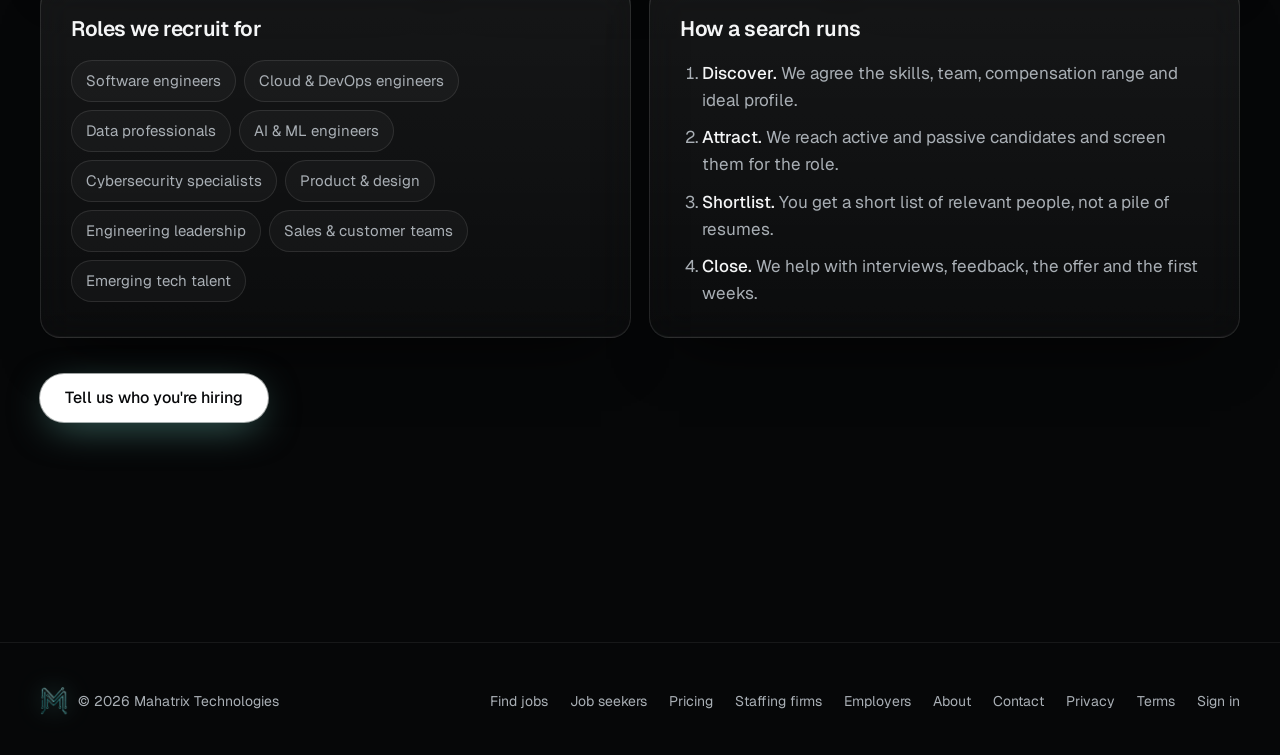
<file: employers.html>
<!doctype html>
<html lang="en">
<head>
<meta charset="utf-8">
<meta name="viewport" content="width=device-width, initial-scale=1">
<title>Hire tech talent — Mahatrix Technologies</title>
<meta name="description" content="Direct hire, contract and contract-to-hire technology talent across the United States — screened and shortlisted for your team.">
<meta name="theme-color" content="#060708">
<link rel="icon" href="/assets/favicon.png" type="image/png">
<link rel="apple-touch-icon" href="/assets/apple-touch-icon.png">
<meta property="og:type" content="website">
<meta property="og:title" content="Hire tech talent — Mahatrix Technologies">
<meta property="og:description" content="Direct hire, contract and contract-to-hire technology talent across the United States — screened and shortlisted for your team.">
<meta property="og:image" content="https://mahatrixtechnologies.com/assets/demo-poster.jpg">
<meta property="og:url" content="https://mahatrixtechnologies.com/employers.html">
<link rel="canonical" href="https://mahatrixtechnologies.com/employers.html">
<link rel="preconnect" href="https://fonts.googleapis.com">
<link rel="preconnect" href="https://fonts.gstatic.com" crossorigin>
<link href="https://fonts.googleapis.com/css2?family=Geist:wght@400;500;600&family=Geist+Mono:wght@500&display=swap" rel="stylesheet">
<link rel="stylesheet" href="/assets/site.css">
<script type="application/ld+json">{"@context":"https://schema.org","@type":"Organization","name":"Mahatrix Technologies","url":"https://mahatrixtechnologies.com","logo":"https://mahatrixtechnologies.com/assets/logo.png","email":"info@mahatrixtechnologies.com"}</script>
</head>
<body>
<div class="ambient" aria-hidden="true"><i></i><i></i></div>

<a class="skip" href="#main">Skip to content</a>

<header class="site-head">
  <div class="wrap bar">
    <a class="brand" href="/" aria-label="Mahatrix Technologies home"><img src="/assets/logo.png" alt="" width="36" height="36"><b>MAHATRIX</b></a>
    <nav class="nav" aria-label="Main">
      <a href="https://jobs.mahatrixtechnologies.com/">Find jobs</a>
      <a href="/job-seekers.html">Job seekers</a>
      <a href="/pricing.html">Pricing</a>
      <a href="/staffing-firms.html">Staffing firms</a>
      <a href="/employers.html" aria-current="page">Employers</a>
      <a href="/about.html">About</a>
      <a href="/contact.html">Contact</a>
    </nav>
    <div class="head-cta">
      <a class="btn btn-ghost" href="https://portal.mahatrixtechnologies.com">Sign in</a>
      <a class="btn btn-primary" href="https://jobs.mahatrixtechnologies.com/?signup=1" data-signup="trial">Start free trial</a>
    </div>
    <button class="menu-btn" aria-label="Open menu" aria-expanded="false"><svg viewBox="0 0 24 24" width="20" height="20" fill="none" stroke="currentColor" stroke-width="2" stroke-linecap="round"><path d="M4 8h16M4 16h16"/></svg></button>
  </div>
</header>

<main id="main">

<section class="hero sub" aria-labelledby="em-h">
  <div class="wrap"><div>
    <h1 id="em-h" class="grad rv">Hiring tech talent? We staff it.</h1>
    <p class="lede rv d1">Permanent, contract or contract-to-hire technology professionals — found, screened and shortlisted for your team.</p>
  </div></div>
</section>
<section id="employers" aria-labelledby="emp-h">
  <div class="wrap">
    <div class="sec-head">
      <h2 id="emp-h" class="rv">Hiring tech talent? We staff it.</h2>
      <p class="lede rv d1">Mahatrix is also a staffing and talent placement firm. We find, screen and shortlist technology professionals for companies across the United States — permanent, contract or contract-to-hire.</p>
    </div>
    <div class="svc">
      <article class="glass lit rv"><h3>Direct hire placement</h3><p>Permanent technology talent matched to the role's requirements, your team and long-term impact.</p></article>
      <article class="glass lit rv d1"><h3>Contract staffing</h3><p>Contract professionals who can join quickly, support critical projects and scale your delivery.</p></article>
      <article class="glass lit rv d2"><h3>Contract-to-hire</h3><p>See how someone performs in the real work environment before making a permanent offer.</p></article>
      <article class="glass lit rv"><h3>Executive search</h3><p>Targeted search for engineering managers, directors and VP-level technology leaders.</p></article>
      <article class="glass lit rv d1"><h3>Sales &amp; telemarketing staffing</h3><p>SDRs, inside sales reps, telemarketing specialists and customer-facing teams.</p></article>
      <article class="glass lit rv d2"><h3>Candidate coaching</h3><p>Resume guidance, interview preparation and offer support for the candidates we place.</p></article>
    </div>
    <div class="emp-row">
      <div class="glass rv">
        <h3>Roles we recruit for</h3>
        <ul class="roles"><li>Software engineers</li><li>Cloud &amp; DevOps engineers</li><li>Data professionals</li><li>AI &amp; ML engineers</li><li>Cybersecurity specialists</li><li>Product &amp; design</li><li>Engineering leadership</li><li>Sales &amp; customer teams</li><li>Emerging tech talent</li></ul>
      </div>
      <div class="glass rv d1">
        <h3>How a search runs</h3>
        <ol class="mini-steps">
          <li><b>Discover.</b> We agree the skills, team, compensation range and ideal profile.</li>
          <li><b>Attract.</b> We reach active and passive candidates and screen them for the role.</li>
          <li><b>Shortlist.</b> You get a short list of relevant people, not a pile of resumes.</li>
          <li><b>Close.</b> We help with interviews, feedback, the offer and the first weeks.</li>
        </ol>
      </div>
    </div>
    <a class="btn btn-primary rv" href="/contact.html" data-chat="employer">Tell us who you're hiring</a>
  </div>
</section></main>

<footer class="site-foot">
  <div class="wrap">
    <a class="brand" href="/"><img src="/assets/logo.png" alt="" width="28" height="28"><span>© <span id="year">2026</span> Mahatrix Technologies</span></a>
    <nav aria-label="Footer">
      <a href="https://jobs.mahatrixtechnologies.com/">Find jobs</a>
      <a href="/job-seekers.html">Job seekers</a>
      <a href="/pricing.html">Pricing</a>
      <a href="/staffing-firms.html">Staffing firms</a>
      <a href="/employers.html">Employers</a>
      <a href="/about.html">About</a>
      <a href="/contact.html">Contact</a>
      <a href="/privacy.html">Privacy</a>
      <a href="/terms.html">Terms</a>
      <a href="https://portal.mahatrixtechnologies.com">Sign in</a>
    </nav>
  </div>
</footer>

<!-- chat -->
<button class="chat-btn" id="chatBtn" type="button" aria-controls="chat" aria-expanded="false"><svg viewBox="0 0 24 24" fill="none" stroke="currentColor" stroke-width="2" stroke-linecap="round" stroke-linejoin="round"><path d="M21 12a8 8 0 0 1-11.6 7.1L4 20l1-4.6A8 8 0 1 1 21 12z"/></svg><span>Chat with us</span></button>
<div class="chat glass" id="chat" role="dialog" aria-label="Message Mahatrix">
  <div class="chat-head"><img src="/assets/logo.png" alt=""><div><b>Mahatrix support</b><span>We reply by email</span></div><button class="x" type="button" aria-label="Close chat">✕</button></div>
  <div class="chat-body">
    <div class="bubble">Hi! Ask us about plans, a role you need to fill, a walkthrough for your team, or your account. Leave your email and we'll write back.</div>
    <form class="form" novalidate>
      <label>Your name<input name="name" autocomplete="name" required></label>
      <label>Email<input name="email" type="email" autocomplete="email" required></label>
      <label>I'm a<select name="kind"><option value="job_seeker">Job seeker</option><option value="staffing_firm">Staffing firm / consultancy</option><option value="employer">Employer hiring talent</option><option value="other">Something else</option></select></label>
      <label>Message<textarea name="message" required></textarea></label>
      <span class="trap" aria-hidden="true"><input name="website" tabindex="-1" autocomplete="off"></span>
      <div class="err" role="alert"></div>
      <button class="btn btn-primary" type="submit">Send message</button>
      <span class="hint">Prefer email? <a href="mailto:info@mahatrixtechnologies.com">info@mahatrixtechnologies.com</a></span>
    </form>
    <div class="done" hidden style="padding:0"><div class="bubble"><b>Message sent.</b> We'll reply to your email from info@mahatrixtechnologies.com.</div></div>
  </div>
</div>

<script src="/assets/site.js" defer></script>
</body>
</html>
</file>
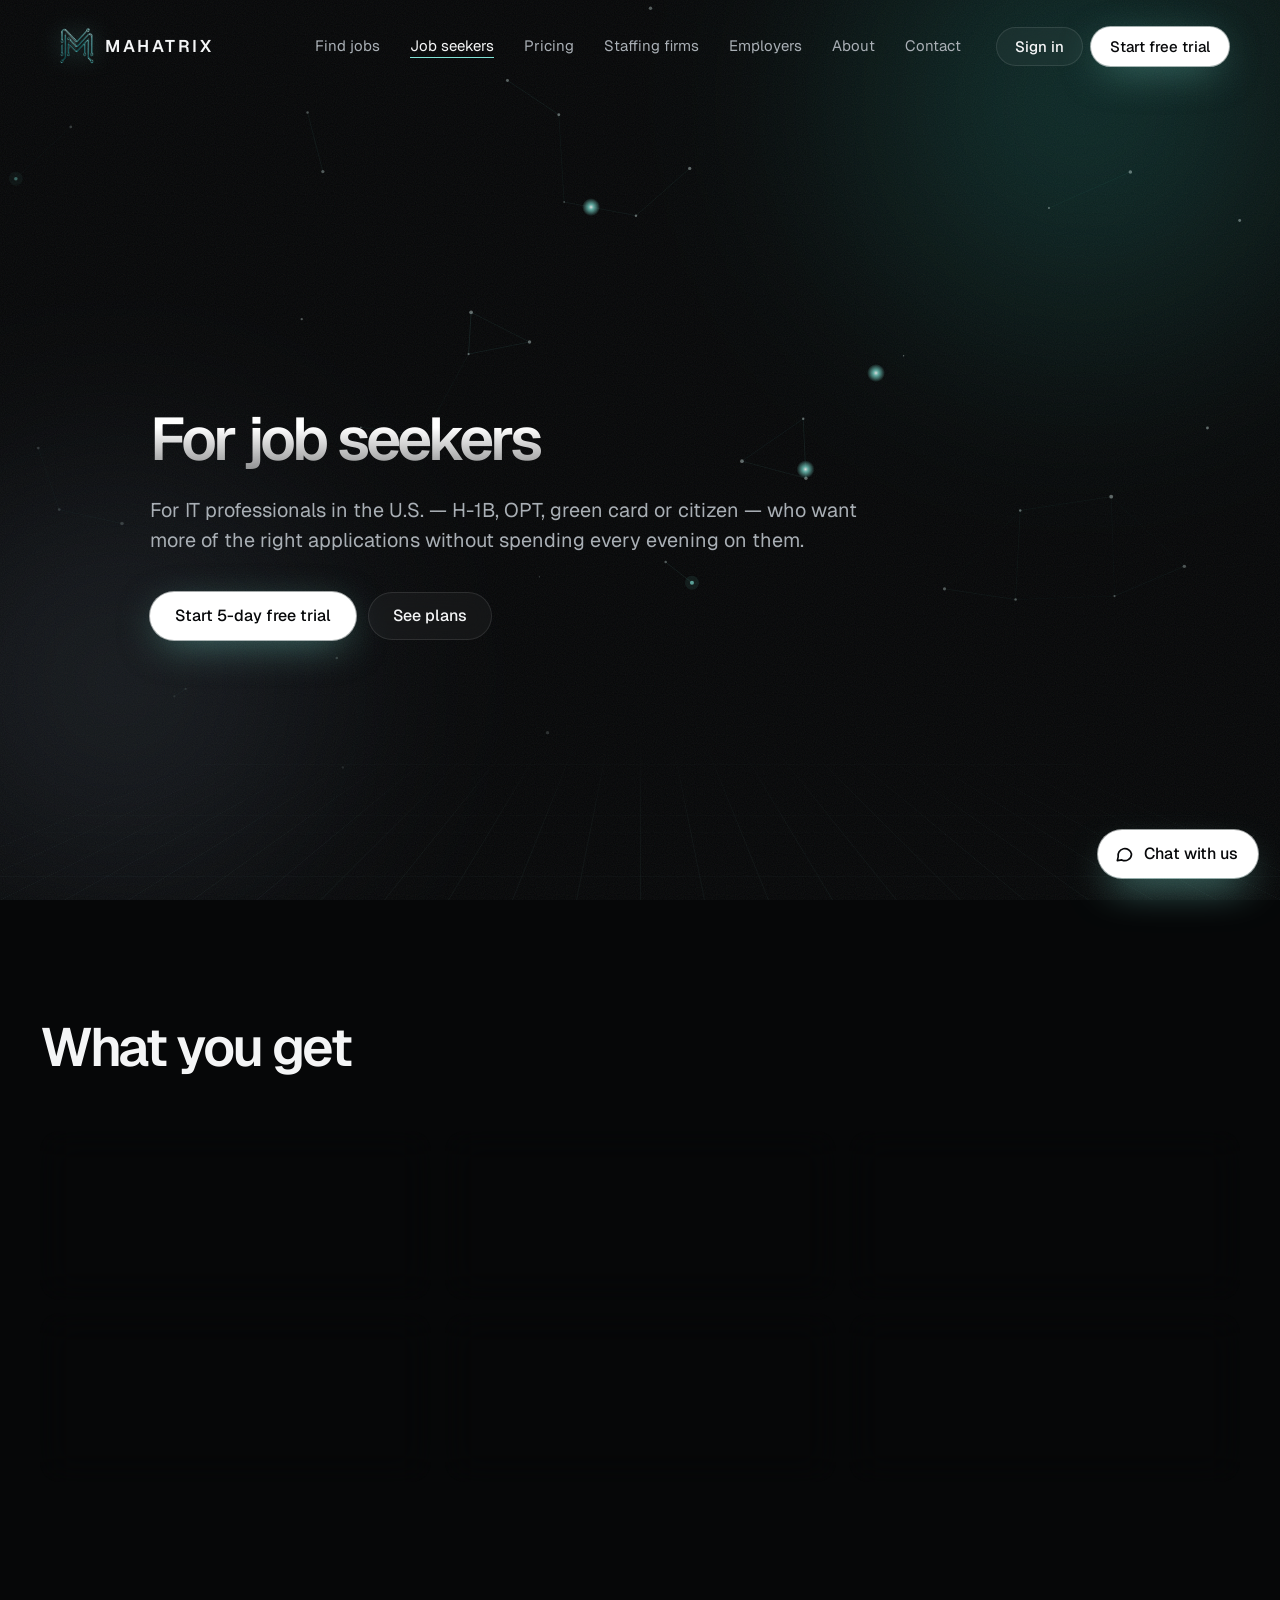
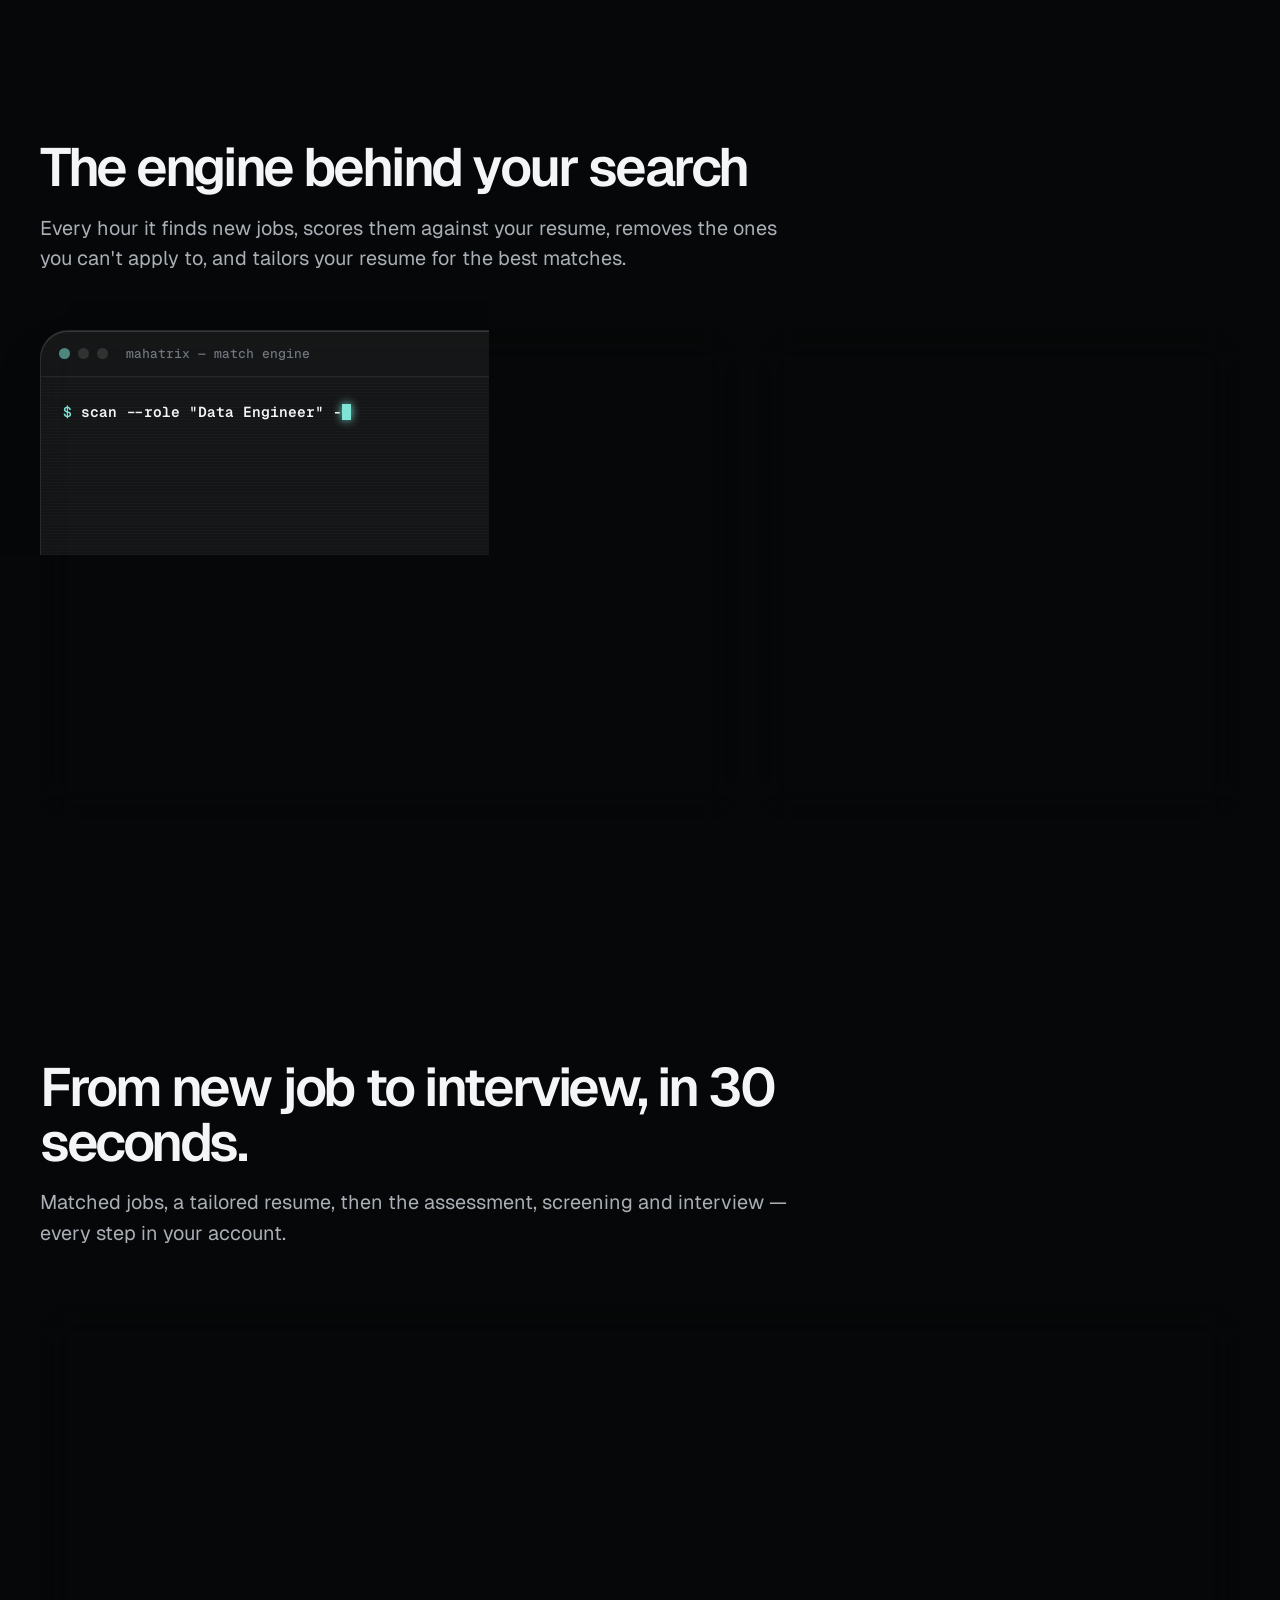
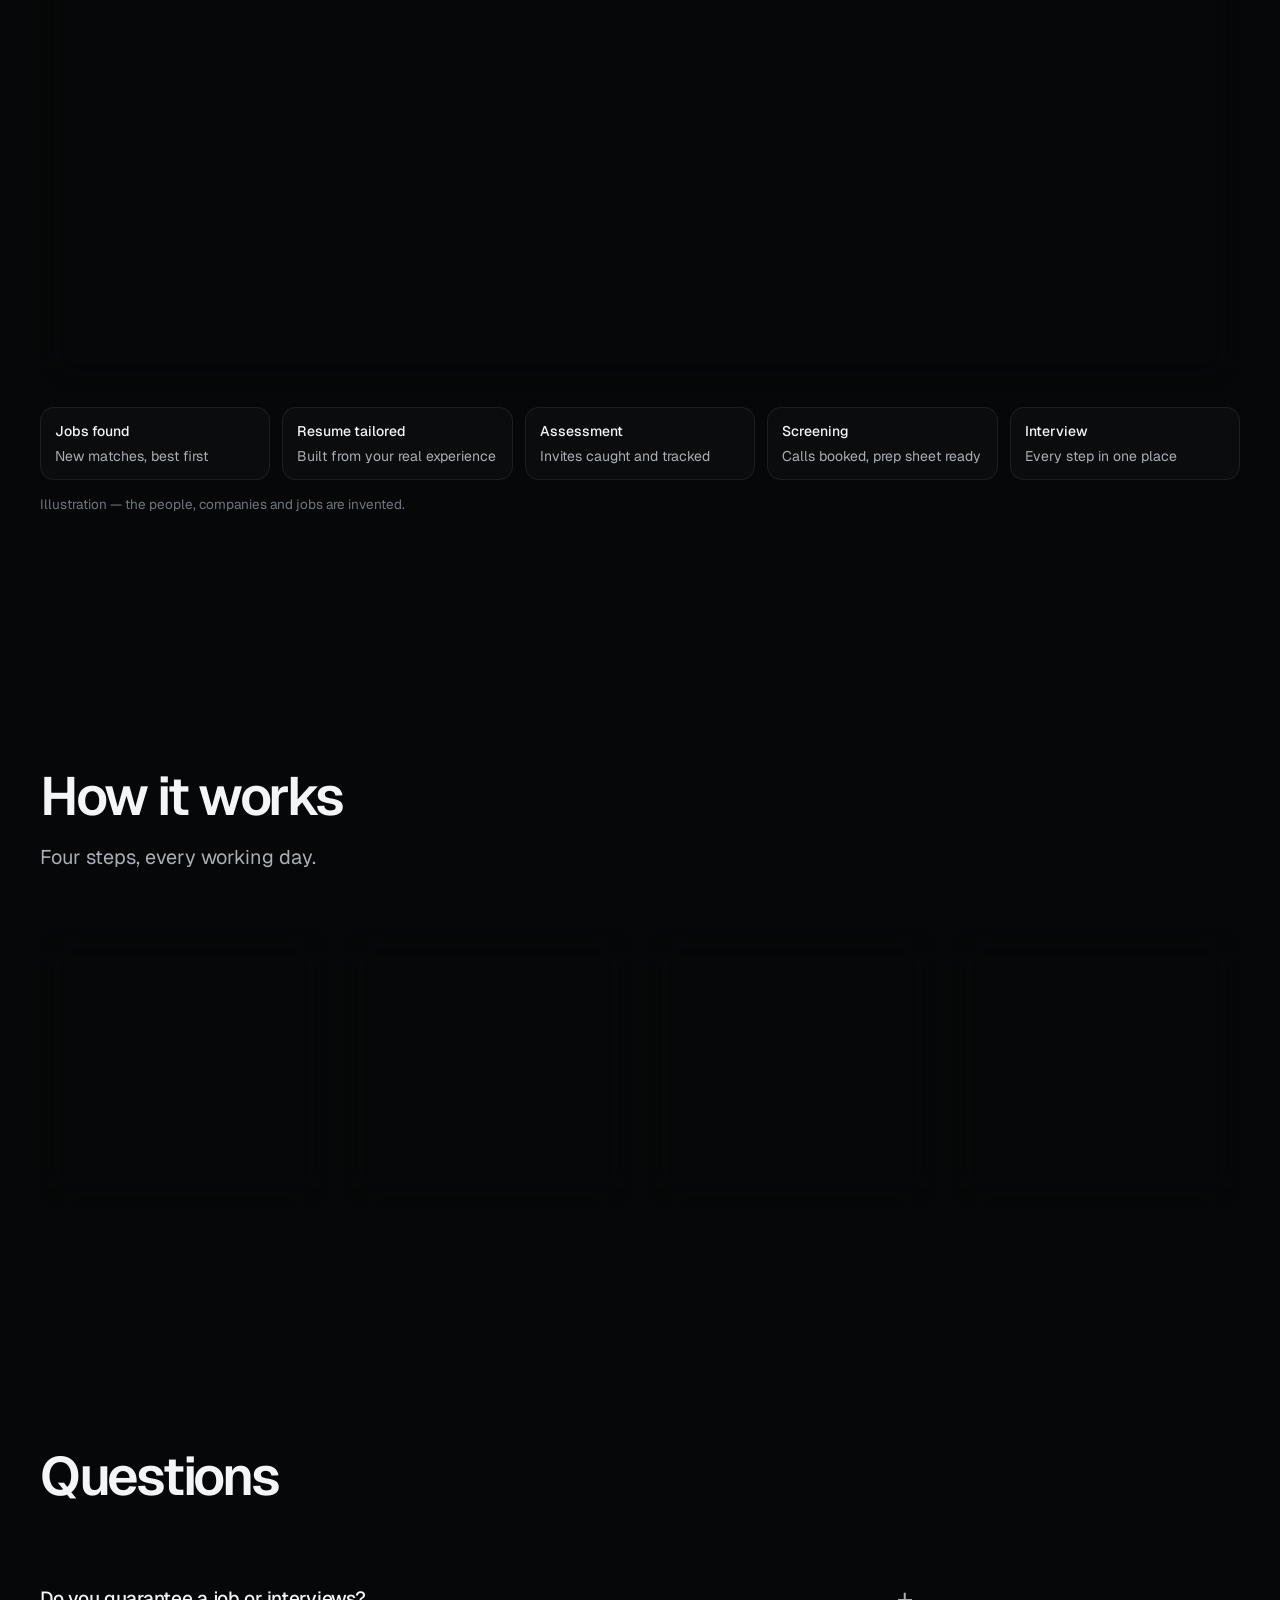
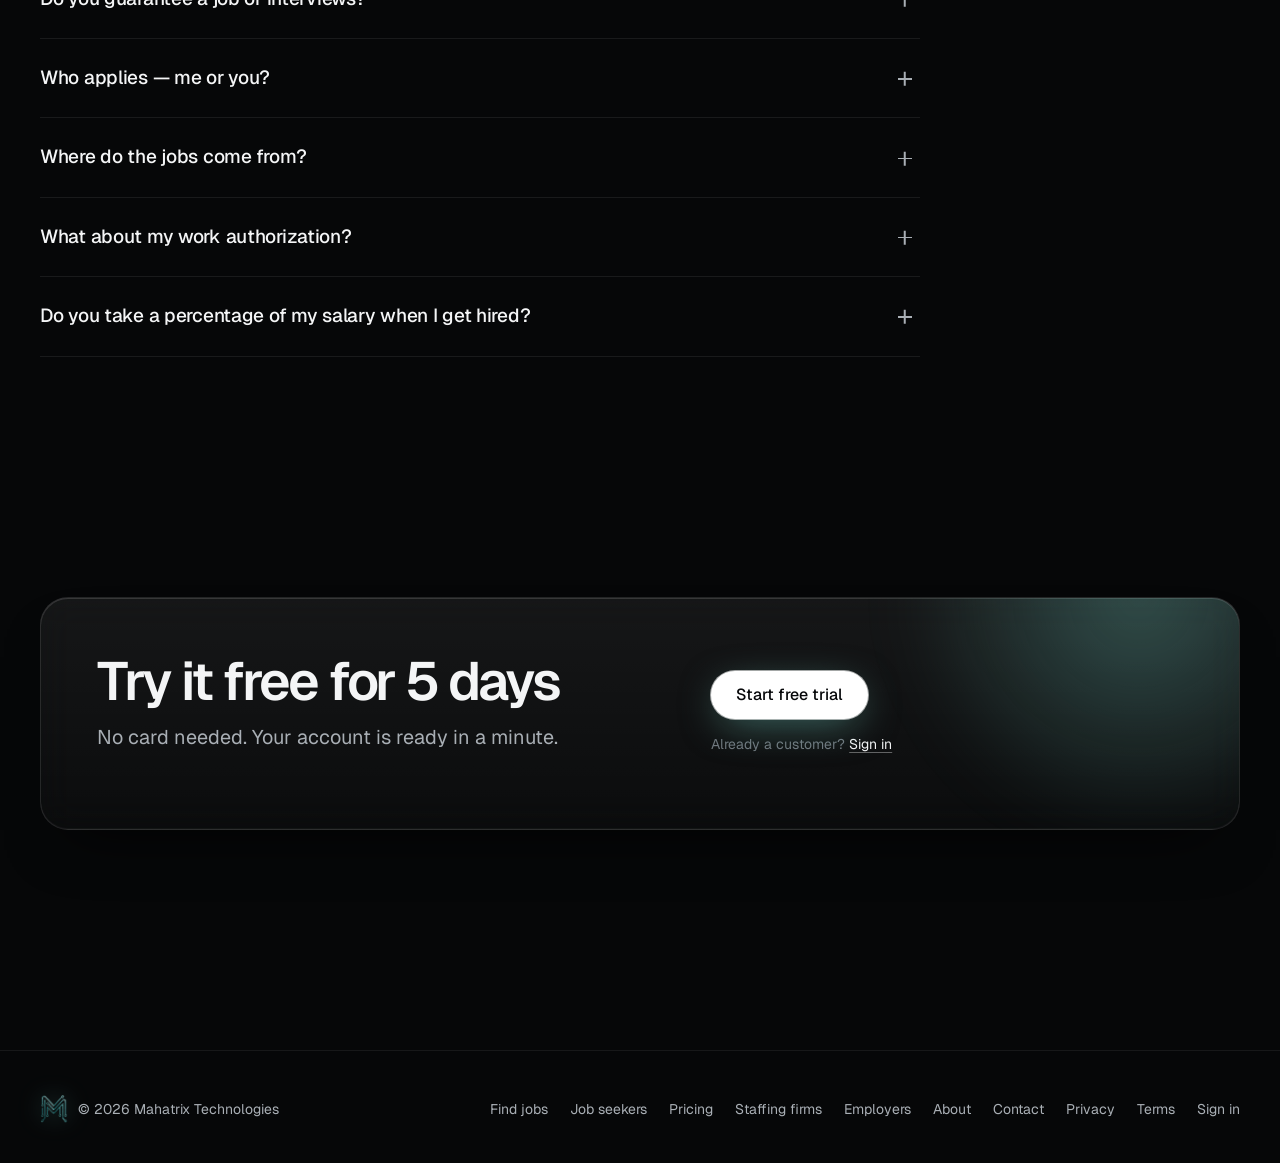
<file: job-seekers.html>
<!doctype html>
<html lang="en">
<head>
<meta charset="utf-8">
<meta name="viewport" content="width=device-width, initial-scale=1">
<title>For job seekers — Mahatrix Technologies</title>
<meta name="description" content="Search fresh IT jobs, tailored resumes, an application tracker and interview prep — for H-1B, OPT, green card and U.S. citizen IT professionals.">
<meta name="theme-color" content="#060708">
<link rel="icon" href="/assets/favicon.png" type="image/png">
<link rel="apple-touch-icon" href="/assets/apple-touch-icon.png">
<meta property="og:type" content="website">
<meta property="og:title" content="For job seekers — Mahatrix Technologies">
<meta property="og:description" content="Search fresh IT jobs, tailored resumes, an application tracker and interview prep — for H-1B, OPT, green card and U.S. citizen IT professionals.">
<meta property="og:image" content="https://mahatrixtechnologies.com/assets/demo-poster.jpg">
<meta property="og:url" content="https://mahatrixtechnologies.com/job-seekers.html">
<link rel="canonical" href="https://mahatrixtechnologies.com/job-seekers.html">
<link rel="preconnect" href="https://fonts.googleapis.com">
<link rel="preconnect" href="https://fonts.gstatic.com" crossorigin>
<link href="https://fonts.googleapis.com/css2?family=Geist:wght@400;500;600&family=Geist+Mono:wght@500&display=swap" rel="stylesheet">
<link rel="stylesheet" href="/assets/site.css">
<script type="application/ld+json">{"@context":"https://schema.org","@type":"Organization","name":"Mahatrix Technologies","url":"https://mahatrixtechnologies.com","logo":"https://mahatrixtechnologies.com/assets/logo.png","email":"info@mahatrixtechnologies.com"}</script>
</head>
<body>
<div class="ambient" aria-hidden="true"><i></i><i></i></div>

<a class="skip" href="#main">Skip to content</a>

<header class="site-head">
  <div class="wrap bar">
    <a class="brand" href="/" aria-label="Mahatrix Technologies home"><img src="/assets/logo.png" alt="" width="36" height="36"><b>MAHATRIX</b></a>
    <nav class="nav" aria-label="Main">
      <a href="https://jobs.mahatrixtechnologies.com/">Find jobs</a>
      <a href="/job-seekers.html" aria-current="page">Job seekers</a>
      <a href="/pricing.html">Pricing</a>
      <a href="/staffing-firms.html">Staffing firms</a>
      <a href="/employers.html">Employers</a>
      <a href="/about.html">About</a>
      <a href="/contact.html">Contact</a>
    </nav>
    <div class="head-cta">
      <a class="btn btn-ghost" href="https://portal.mahatrixtechnologies.com">Sign in</a>
      <a class="btn btn-primary" href="https://jobs.mahatrixtechnologies.com/?signup=1" data-signup="trial">Start free trial</a>
    </div>
    <button class="menu-btn" aria-label="Open menu" aria-expanded="false"><svg viewBox="0 0 24 24" width="20" height="20" fill="none" stroke="currentColor" stroke-width="2" stroke-linecap="round"><path d="M4 8h16M4 16h16"/></svg></button>
  </div>
</header>

<main id="main">

<section class="hero sub" aria-labelledby="js-h">
  <div class="wrap"><div>
    <h1 id="js-h" class="grad rv">For job seekers</h1>
    <p class="lede rv d1">For IT professionals in the U.S. — H-1B, OPT, green card or citizen — who want more of the right applications without spending every evening on them.</p>
    <div class="hero-ctas rv d2"><a class="btn btn-primary" href="/pricing.html" data-signup="trial">Start 5-day free trial</a><a class="btn btn-ghost" href="/pricing.html">See plans</a></div>
  </div></div>
</section>

<section aria-labelledby="get-h">
  <div class="wrap">
    <div class="sec-head"><h2 id="get-h" class="rv">What you get</h2></div>
    <div class="svc">
      <article class="glass lit rv"><h3>Search every fresh IT job</h3><p>New jobs every hour from company career sites. Search by role, skill and city, and apply on the company's own site.</p></article>
      <article class="glass lit rv d1"><h3>Resumes tailored to each job</h3><p>Built from the experience you already have — the job's key skills, in your own work history.</p></article>
      <article class="glass lit rv d2"><h3>Every application in one place</h3><p>Mark what you applied to and see every reply. Your account keeps the full history.</p></article>
      <article class="glass lit rv"><h3>Skill-gap report</h3><p>The skills employers keep asking for that your resume doesn't show yet.</p></article>
      <article class="glass lit rv d1"><h3>Interview prep</h3><p>A prep sheet as soon as a screening or interview is booked.</p></article>
      <article class="glass lit rv d2"><h3>Or a recruiter does it all</h3><p>On Autopilot, a dedicated recruiter applies for you every working day — W2, C2C and full-time.</p></article>
    </div>
  </div>
</section>

<section id="engine" aria-labelledby="engine-h">
  <div class="wrap">
    <div class="sec-head">
      <h2 id="engine-h" class="rv">The engine behind your search</h2>
      <p class="lede rv d1">Every hour it finds new jobs, scores them against your resume, removes the ones you can't apply to, and tailors your resume for the best matches.</p>
    </div>
    <div class="engine">
      <div class="term glass rv" aria-label="Illustration of the matching engine at work">
        <div class="term-bar"><i></i><i></i><i></i><span>mahatrix — match engine</span></div>
        <pre class="term-body" aria-hidden="true"></pre>
        <noscript><pre class="term-body">$ scan --role "Data Engineer"
✓ new jobs found across the USA</pre></noscript>
      </div>
      <div class="flow glass rv d1" aria-label="From a new job to an interview">
        <ol class="flow-steps">
          <li><b>New job found</b><span>Checked every hour</span></li>
          <li><b>Scored against your resume</b><span>Best matches first</span></li>
          <li><b>Resume tailored</b><span>From your real experience</span></li>
          <li><b>Applied</b><span>Saved in your account</span></li>
          <li><b>Assessment &amp; screening</b><span>Replies caught and tracked</span></li>
          <li><b>Interview</b><span>Prep sheet ready</span></li>
        </ol>
      </div>
    </div>
  </div>
</section>
<section id="demo" aria-labelledby="demo-h">
  <div class="wrap">
    <div class="sec-head">
      <h2 id="demo-h" class="rv">From new job to interview, in 30 seconds.</h2>
      <p class="lede rv d1">Matched jobs, a tailored resume, then the assessment, screening and interview — every step in your account.</p>
    </div>
    <div class="video-frame glass rv d2">
      <video id="demoVideo" controls muted loop playsinline preload="metadata" poster="/assets/demo-poster.jpg">
        <source src="/assets/mahatrix-demo-30s.mp4" type="video/mp4">
        Your browser can't play this video. <a href="/assets/mahatrix-demo-30s.mp4">Download it</a>.
      </video>
    </div>
    <div class="video-steps rv d3">
      <div><b>Jobs found</b>New matches, best first</div>
      <div><b>Resume tailored</b>Built from your real experience</div>
      <div><b>Assessment</b>Invites caught and tracked</div>
      <div><b>Screening</b>Calls booked, prep sheet ready</div>
      <div><b>Interview</b>Every step in one place</div>
    </div>
    <p class="video-cap">Illustration — the people, companies and jobs are invented.</p>
  </div>
</section>
<section id="how" aria-labelledby="how-h">
  <div class="wrap">
    <div class="sec-head">
      <h2 id="how-h" class="rv">How it works</h2>
      <p class="lede rv d1">Four steps, every working day.</p>
    </div>
    <ol class="steps">
      <li class="step glass lit rv"><span class="n"></span><h3>Your account</h3><p>Sign up with your email, upload your resume and pick the roles you want.</p></li>
      <li class="step glass lit rv d1"><span class="n"></span><h3>Find the jobs</h3><p>New jobs arrive every hour. Search them by role and city — on Autopilot, your recruiter gets a daily list matched to your resume.</p></li>
      <li class="step glass lit rv d2"><span class="n"></span><h3>Apply with a tailored resume</h3><p>Apply yourself with a resume tailored to each job from your real experience — or let your Autopilot recruiter apply for you.</p></li>
      <li class="step glass lit rv d3"><span class="n"></span><h3>Calls and next steps</h3><p>Track every application and reply. Screens and interviews come with a prep sheet.</p></li>
    </ol>
  </div>
</section>

<section id="faq" aria-labelledby="faq-h">
  <div class="wrap">
    <div class="sec-head"><h2 id="faq-h" class="rv">Questions</h2></div>
    <div class="faq rv d1">
      <details><summary>Do you guarantee a job or interviews?</summary><p>No. Employers decide who they call, and anyone who guarantees that is not being straight with you. What we guarantee is the work: fresh matching jobs, careful applications, and a clear report of results.</p></details>
      <details><summary>Who applies — me or you?</summary><p>On Launch you search and apply yourself on the company's own site, with tailored resumes ready in your account. On Autopilot, a dedicated Mahatrix recruiter applies for you every working day and records each application.</p></details>
      <details><summary>Where do the jobs come from?</summary><p>From the career sites of employers across the USA, checked around the clock. New jobs are added every hour, and you apply on the company's own site.</p></details>
      <details><summary>What about my work authorization?</summary><p>Tell us your status when you sign up. Jobs that say you can't apply — for example citizenship or a clearance required, or no visa sponsorship when you need it — are filtered out.</p></details>
      <details><summary>Do you take a percentage of my salary when I get hired?</summary><p>No — never. There is no placement fee and no percentage of your pay, before or after you're hired. You only pay for your plan.</p></details>
    </div>
  </div>
</section>

<section aria-label="Try it free for 5 days">
  <div class="wrap">
    <div class="contact glass rv">
      <div><h2>Try it free for 5 days</h2><p class="lede">No card needed. Your account is ready in a minute.</p></div>
      <div class="actions"><a class="btn btn-primary" href="/pricing.html" data-signup="trial">Start free trial</a><span class="hint">Already a customer? <a href="https://portal.mahatrixtechnologies.com">Sign in</a></span></div>
    </div>
  </div>
</section>
</main>

<footer class="site-foot">
  <div class="wrap">
    <a class="brand" href="/"><img src="/assets/logo.png" alt="" width="28" height="28"><span>© <span id="year">2026</span> Mahatrix Technologies</span></a>
    <nav aria-label="Footer">
      <a href="https://jobs.mahatrixtechnologies.com/">Find jobs</a>
      <a href="/job-seekers.html">Job seekers</a>
      <a href="/pricing.html">Pricing</a>
      <a href="/staffing-firms.html">Staffing firms</a>
      <a href="/employers.html">Employers</a>
      <a href="/about.html">About</a>
      <a href="/contact.html">Contact</a>
      <a href="/privacy.html">Privacy</a>
      <a href="/terms.html">Terms</a>
      <a href="https://portal.mahatrixtechnologies.com">Sign in</a>
    </nav>
  </div>
</footer>

<!-- chat -->
<button class="chat-btn" id="chatBtn" type="button" aria-controls="chat" aria-expanded="false"><svg viewBox="0 0 24 24" fill="none" stroke="currentColor" stroke-width="2" stroke-linecap="round" stroke-linejoin="round"><path d="M21 12a8 8 0 0 1-11.6 7.1L4 20l1-4.6A8 8 0 1 1 21 12z"/></svg><span>Chat with us</span></button>
<div class="chat glass" id="chat" role="dialog" aria-label="Message Mahatrix">
  <div class="chat-head"><img src="/assets/logo.png" alt=""><div><b>Mahatrix support</b><span>We reply by email</span></div><button class="x" type="button" aria-label="Close chat">✕</button></div>
  <div class="chat-body">
    <div class="bubble">Hi! Ask us about plans, a role you need to fill, a walkthrough for your team, or your account. Leave your email and we'll write back.</div>
    <form class="form" novalidate>
      <label>Your name<input name="name" autocomplete="name" required></label>
      <label>Email<input name="email" type="email" autocomplete="email" required></label>
      <label>I'm a<select name="kind"><option value="job_seeker">Job seeker</option><option value="staffing_firm">Staffing firm / consultancy</option><option value="employer">Employer hiring talent</option><option value="other">Something else</option></select></label>
      <label>Message<textarea name="message" required></textarea></label>
      <span class="trap" aria-hidden="true"><input name="website" tabindex="-1" autocomplete="off"></span>
      <div class="err" role="alert"></div>
      <button class="btn btn-primary" type="submit">Send message</button>
      <span class="hint">Prefer email? <a href="mailto:info@mahatrixtechnologies.com">info@mahatrixtechnologies.com</a></span>
    </form>
    <div class="done" hidden style="padding:0"><div class="bubble"><b>Message sent.</b> We'll reply to your email from info@mahatrixtechnologies.com.</div></div>
  </div>
</div>

<script src="/assets/site.js" defer></script>
</body>
</html>
</file>
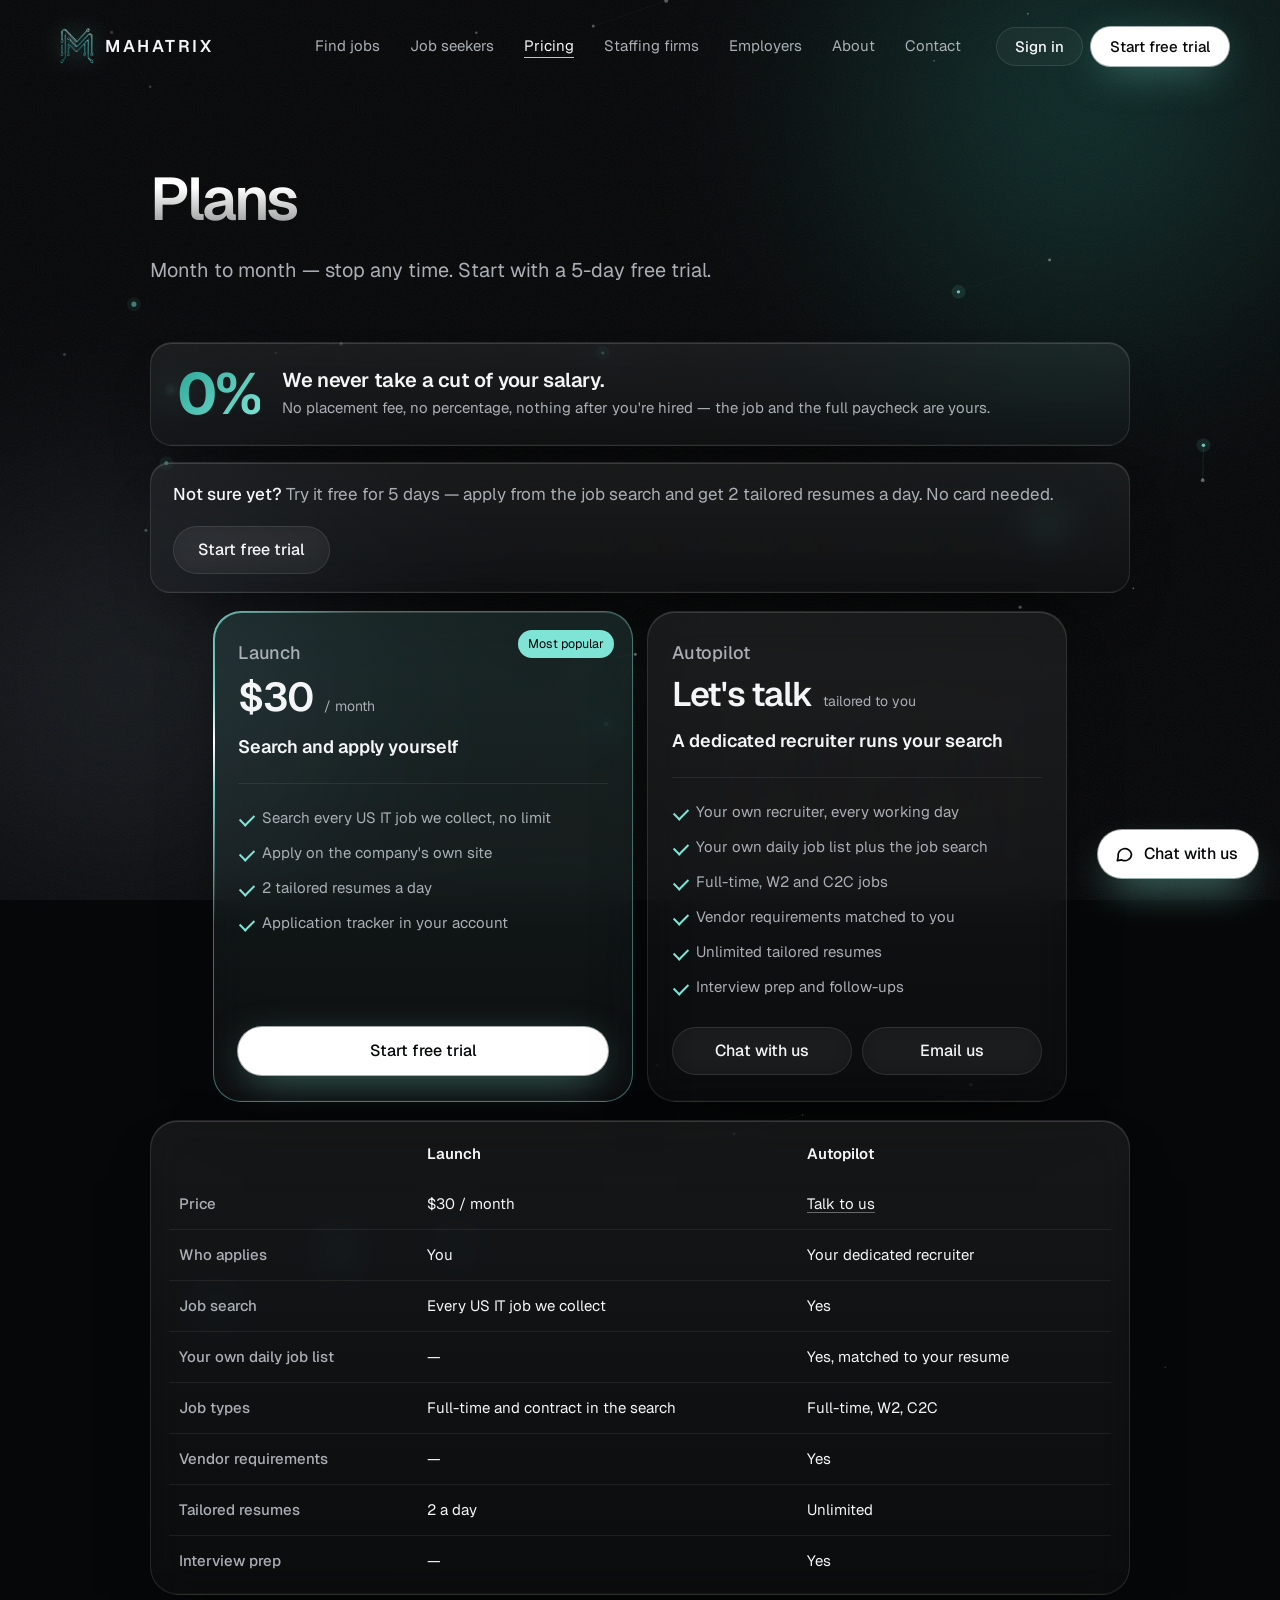
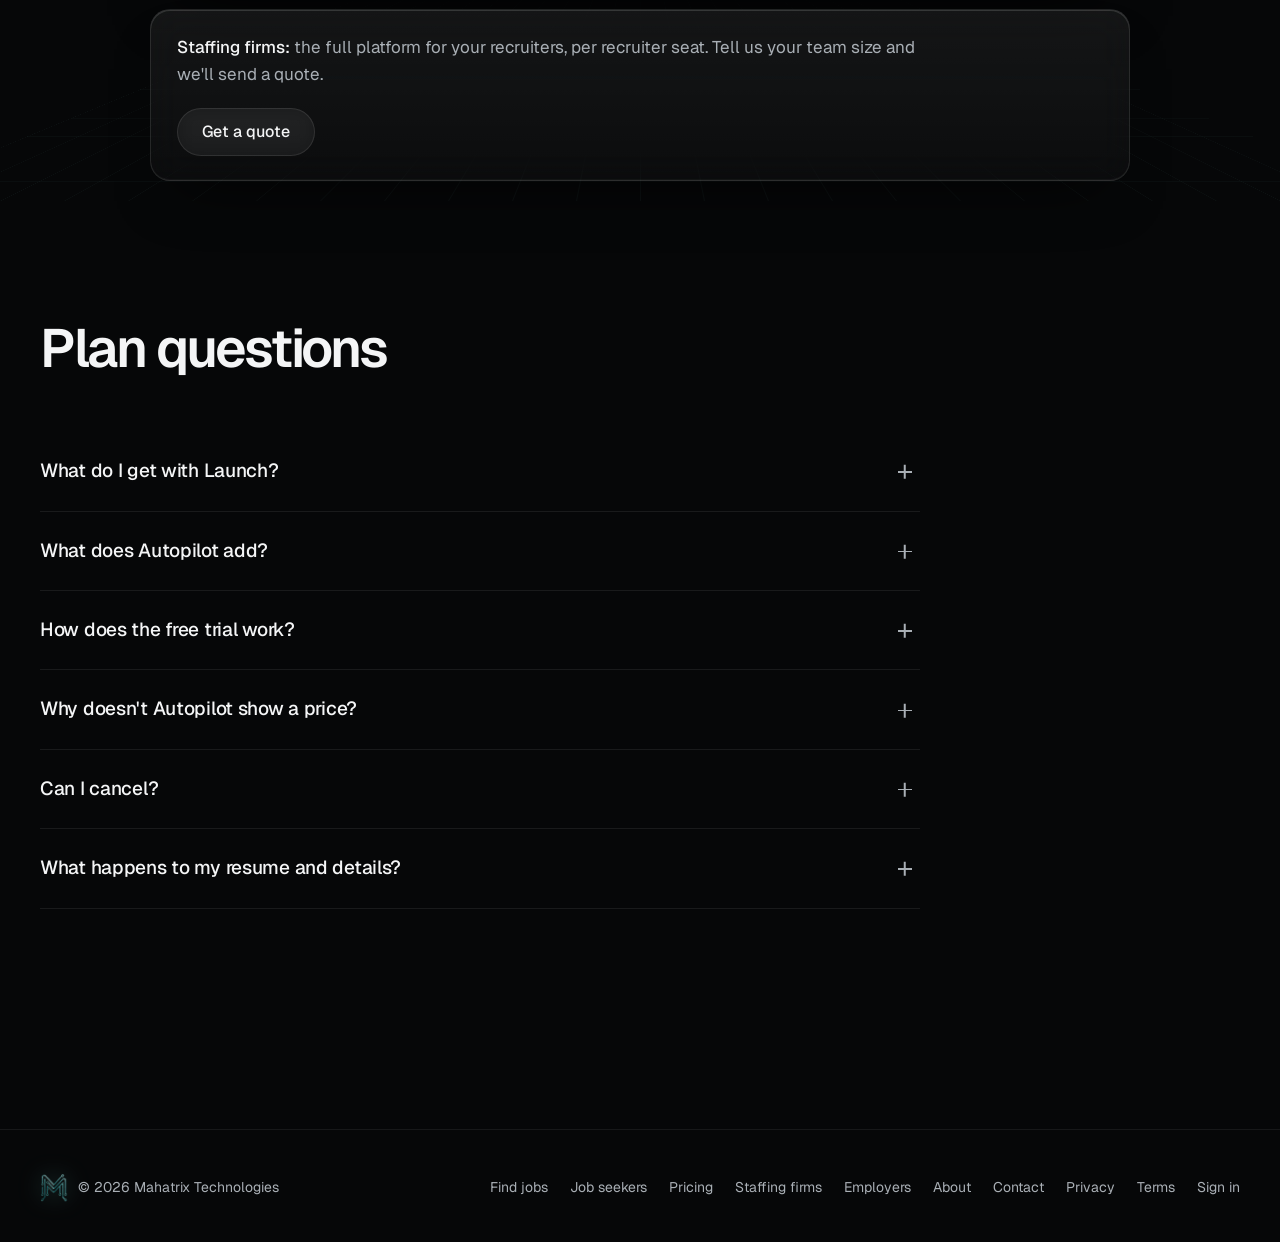
<file: pricing.html>
<!doctype html>
<html lang="en">
<head>
<meta charset="utf-8">
<meta name="viewport" content="width=device-width, initial-scale=1">
<title>Plans and pricing — Mahatrix Technologies</title>
<meta name="description" content="Launch $30 a month (the full job search and tailored resumes), or Autopilot with a dedicated recruiter. Month to month. 0% of your salary, ever.">
<meta name="theme-color" content="#060708">
<link rel="icon" href="/assets/favicon.png" type="image/png">
<link rel="apple-touch-icon" href="/assets/apple-touch-icon.png">
<meta property="og:type" content="website">
<meta property="og:title" content="Plans and pricing — Mahatrix Technologies">
<meta property="og:description" content="Launch $30 a month (the full job search and tailored resumes), or Autopilot with a dedicated recruiter. Month to month. 0% of your salary, ever.">
<meta property="og:image" content="https://mahatrixtechnologies.com/assets/demo-poster.jpg">
<meta property="og:url" content="https://mahatrixtechnologies.com/pricing.html">
<link rel="canonical" href="https://mahatrixtechnologies.com/pricing.html">
<link rel="preconnect" href="https://fonts.googleapis.com">
<link rel="preconnect" href="https://fonts.gstatic.com" crossorigin>
<link href="https://fonts.googleapis.com/css2?family=Geist:wght@400;500;600&family=Geist+Mono:wght@500&display=swap" rel="stylesheet">
<link rel="stylesheet" href="/assets/site.css">
<script type="application/ld+json">{"@context":"https://schema.org","@type":"Organization","name":"Mahatrix Technologies","url":"https://mahatrixtechnologies.com","logo":"https://mahatrixtechnologies.com/assets/logo.png","email":"info@mahatrixtechnologies.com"}</script>
</head>
<body>
<div class="ambient" aria-hidden="true"><i></i><i></i></div>

<a class="skip" href="#main">Skip to content</a>

<header class="site-head">
  <div class="wrap bar">
    <a class="brand" href="/" aria-label="Mahatrix Technologies home"><img src="/assets/logo.png" alt="" width="36" height="36"><b>MAHATRIX</b></a>
    <nav class="nav" aria-label="Main">
      <a href="https://jobs.mahatrixtechnologies.com/">Find jobs</a>
      <a href="/job-seekers.html">Job seekers</a>
      <a href="/pricing.html" aria-current="page">Pricing</a>
      <a href="/staffing-firms.html">Staffing firms</a>
      <a href="/employers.html">Employers</a>
      <a href="/about.html">About</a>
      <a href="/contact.html">Contact</a>
    </nav>
    <div class="head-cta">
      <a class="btn btn-ghost" href="https://portal.mahatrixtechnologies.com">Sign in</a>
      <a class="btn btn-primary" href="https://jobs.mahatrixtechnologies.com/?signup=1" data-signup="trial">Start free trial</a>
    </div>
    <button class="menu-btn" aria-label="Open menu" aria-expanded="false"><svg viewBox="0 0 24 24" width="20" height="20" fill="none" stroke="currentColor" stroke-width="2" stroke-linecap="round"><path d="M4 8h16M4 16h16"/></svg></button>
  </div>
</header>

<main id="main">

<section id="pricing" class="hero sub" aria-labelledby="pricing-h">
  <div class="wrap">
    <div class="sec-head">
      <h1 id="pricing-h" class="grad rv">Plans</h1>
      <p class="lede rv d1">Month to month — stop any time. Start with a 5-day free trial.</p>
    </div>
    <div class="zero-cut glass lit rv"><b>0%</b><div><h3>We never take a cut of your salary.</h3><p>No placement fee, no percentage, nothing after you're hired — the job and the full paycheck are yours.</p></div></div>
    <div class="trial-line glass rv"><p><b>Not sure yet?</b> Try it free for 5 days — apply from the job search and get 2 tailored resumes a day. No card needed.</p><a class="btn btn-ghost" href="#" data-signup="trial">Start free trial</a></div>
    <div class="plans plans2">
      <article class="plan glass lit tilt pick rv">
        <span class="tag">Most popular</span><h3>Launch</h3><p class="price"><b>$30</b><span>/ month</span></p><p class="apps">Search and apply yourself</p>
        <ul><li>Search every US IT job we collect, no limit</li><li>Apply on the company's own site</li><li>2 tailored resumes a day</li><li>Application tracker in your account</li></ul>
        <button class="btn btn-primary" data-signup="starter">Start free trial</button>
      </article>
      <article class="plan glass lit tilt rv d1">
        <h3>Autopilot</h3><p class="price ask"><b>Let's talk</b><span>tailored to you</span></p><p class="apps">A dedicated recruiter runs your search</p>
        <ul><li>Your own recruiter, every working day</li><li>Your own daily job list plus the job search</li><li>Full-time, W2 and C2C jobs</li><li>Vendor requirements matched to you</li><li>Unlimited tailored resumes</li><li>Interview prep and follow-ups</li></ul>
        <div class="plan-acts"><button class="btn btn-ghost" data-chat="job_seeker" data-msg="I am interested in the Autopilot plan.">Chat with us</button><a class="btn btn-ghost" href="mailto:info@mahatrixtechnologies.com?subject=Autopilot%20plan">Email us</a></div>
      </article>
    </div>
    <div class="cmp glass rv">
      <table>
        <thead><tr><th></th><th>Launch</th><th>Autopilot</th></tr></thead>
        <tbody>
          <tr><th>Price</th><td>$30 / month</td><td><a href="#" data-chat="job_seeker" data-msg="I am interested in the Autopilot plan.">Talk to us</a></td></tr>
          <tr><th>Who applies</th><td>You</td><td>Your dedicated recruiter</td></tr>
          <tr><th>Job search</th><td>Every US IT job we collect</td><td>Yes</td></tr>
          <tr><th>Your own daily job list</th><td>—</td><td>Yes, matched to your resume</td></tr>
          <tr><th>Job types</th><td>Full-time and contract in the search</td><td>Full-time, W2, C2C</td></tr>
          <tr><th>Vendor requirements</th><td>—</td><td>Yes</td></tr>
          <tr><th>Tailored resumes</th><td>2 a day</td><td>Unlimited</td></tr>
          <tr><th>Interview prep</th><td>—</td><td>Yes</td></tr>
        </tbody>
      </table>
    </div>
    <div class="firm-plan glass rv">
      <p><b>Staffing firms:</b> the full platform for your recruiters, per recruiter seat. Tell us your team size and we'll send a quote.</p>
      <a class="btn btn-ghost" href="/contact.html" data-chat="staffing_firm">Get a quote</a>
    </div>
  </div>
</section>

<section id="faq" aria-labelledby="faq-h">
  <div class="wrap">
    <div class="sec-head"><h2 id="faq-h" class="rv">Plan questions</h2></div>
    <div class="faq rv d1">
      <details><summary>What do I get with Launch?</summary><p>The full Mahatrix job search: every US IT job we collect, searchable by role, skill and city, with no limit. You apply on the company's own site, get 2 tailored resumes a day from your real experience, and track your applications in your account.</p></details>
      <details><summary>What does Autopilot add?</summary><p>A dedicated recruiter who applies for you, your own daily job list as well as the search, W2 and C2C contract jobs and vendor requirements as well as full-time jobs, unlimited tailored resumes, and interview preparation.</p></details>
      <details><summary>How does the free trial work?</summary><p>You get 5 days free, with no card. Create your account with your email, confirm it, and you can apply to jobs from the search and tailor 2 resumes a day. Subscribe to Launch when you are ready.</p></details>
      <details><summary>Why doesn't Autopilot show a price?</summary><p>It is set up around your role, experience and goals. Send us a message or email and we reply with the details for you.</p></details>
      <details><summary>Can I cancel?</summary><p>Yes. Plans are month to month. If you don't renew, the plan pauses at the end of the month and you can still sign in to see your past applications.</p></details>
      <details><summary>What happens to my resume and details?</summary><p>They are used only to run your job search and are never sold. See our <a href="/privacy.html">privacy policy</a>, or email us to have your data deleted.</p></details>
    </div>
  </div>
</section>
</main>

<footer class="site-foot">
  <div class="wrap">
    <a class="brand" href="/"><img src="/assets/logo.png" alt="" width="28" height="28"><span>© <span id="year">2026</span> Mahatrix Technologies</span></a>
    <nav aria-label="Footer">
      <a href="https://jobs.mahatrixtechnologies.com/">Find jobs</a>
      <a href="/job-seekers.html">Job seekers</a>
      <a href="/pricing.html">Pricing</a>
      <a href="/staffing-firms.html">Staffing firms</a>
      <a href="/employers.html">Employers</a>
      <a href="/about.html">About</a>
      <a href="/contact.html">Contact</a>
      <a href="/privacy.html">Privacy</a>
      <a href="/terms.html">Terms</a>
      <a href="https://portal.mahatrixtechnologies.com">Sign in</a>
    </nav>
  </div>
</footer>

<!-- chat -->
<button class="chat-btn" id="chatBtn" type="button" aria-controls="chat" aria-expanded="false"><svg viewBox="0 0 24 24" fill="none" stroke="currentColor" stroke-width="2" stroke-linecap="round" stroke-linejoin="round"><path d="M21 12a8 8 0 0 1-11.6 7.1L4 20l1-4.6A8 8 0 1 1 21 12z"/></svg><span>Chat with us</span></button>
<div class="chat glass" id="chat" role="dialog" aria-label="Message Mahatrix">
  <div class="chat-head"><img src="/assets/logo.png" alt=""><div><b>Mahatrix support</b><span>We reply by email</span></div><button class="x" type="button" aria-label="Close chat">✕</button></div>
  <div class="chat-body">
    <div class="bubble">Hi! Ask us about plans, a role you need to fill, a walkthrough for your team, or your account. Leave your email and we'll write back.</div>
    <form class="form" novalidate>
      <label>Your name<input name="name" autocomplete="name" required></label>
      <label>Email<input name="email" type="email" autocomplete="email" required></label>
      <label>I'm a<select name="kind"><option value="job_seeker">Job seeker</option><option value="staffing_firm">Staffing firm / consultancy</option><option value="employer">Employer hiring talent</option><option value="other">Something else</option></select></label>
      <label>Message<textarea name="message" required></textarea></label>
      <span class="trap" aria-hidden="true"><input name="website" tabindex="-1" autocomplete="off"></span>
      <div class="err" role="alert"></div>
      <button class="btn btn-primary" type="submit">Send message</button>
      <span class="hint">Prefer email? <a href="mailto:info@mahatrixtechnologies.com">info@mahatrixtechnologies.com</a></span>
    </form>
    <div class="done" hidden style="padding:0"><div class="bubble"><b>Message sent.</b> We'll reply to your email from info@mahatrixtechnologies.com.</div></div>
  </div>
</div>

<script src="/assets/site.js" defer></script>
</body>
</html>
</file>
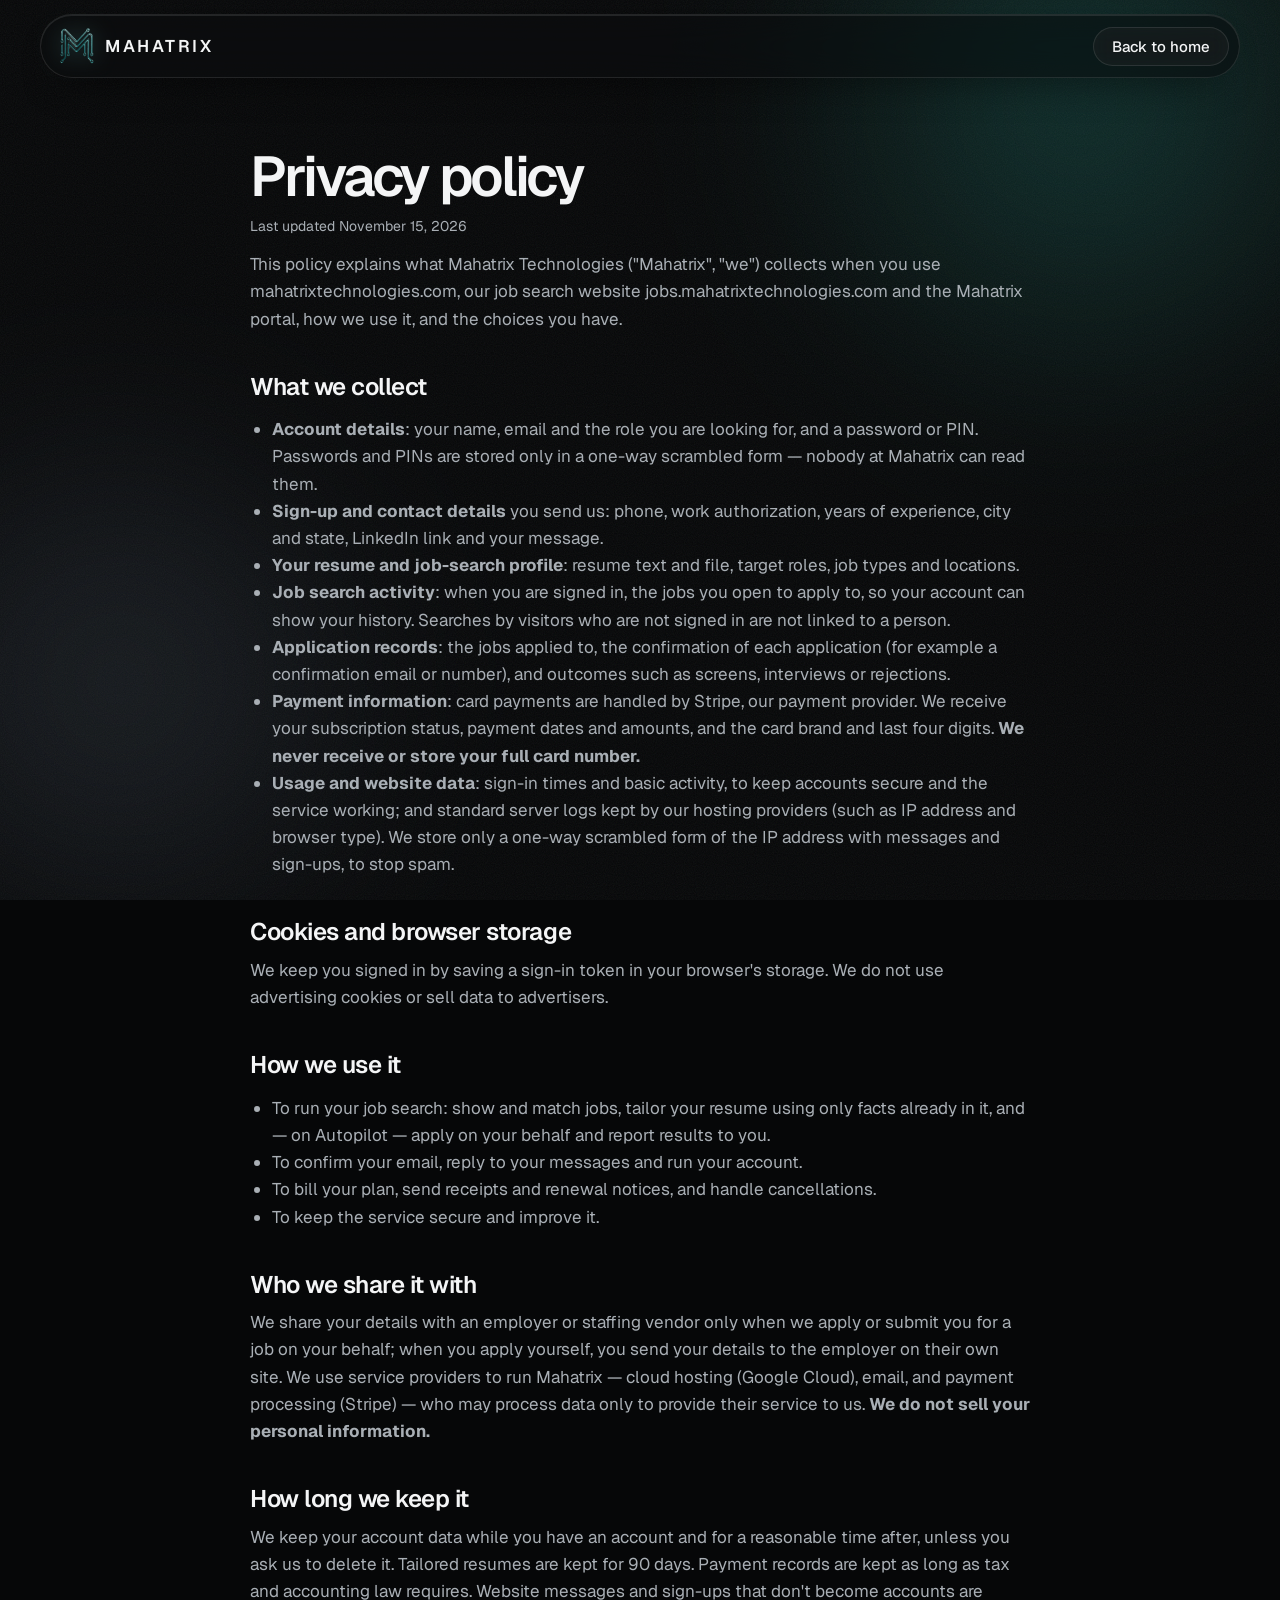
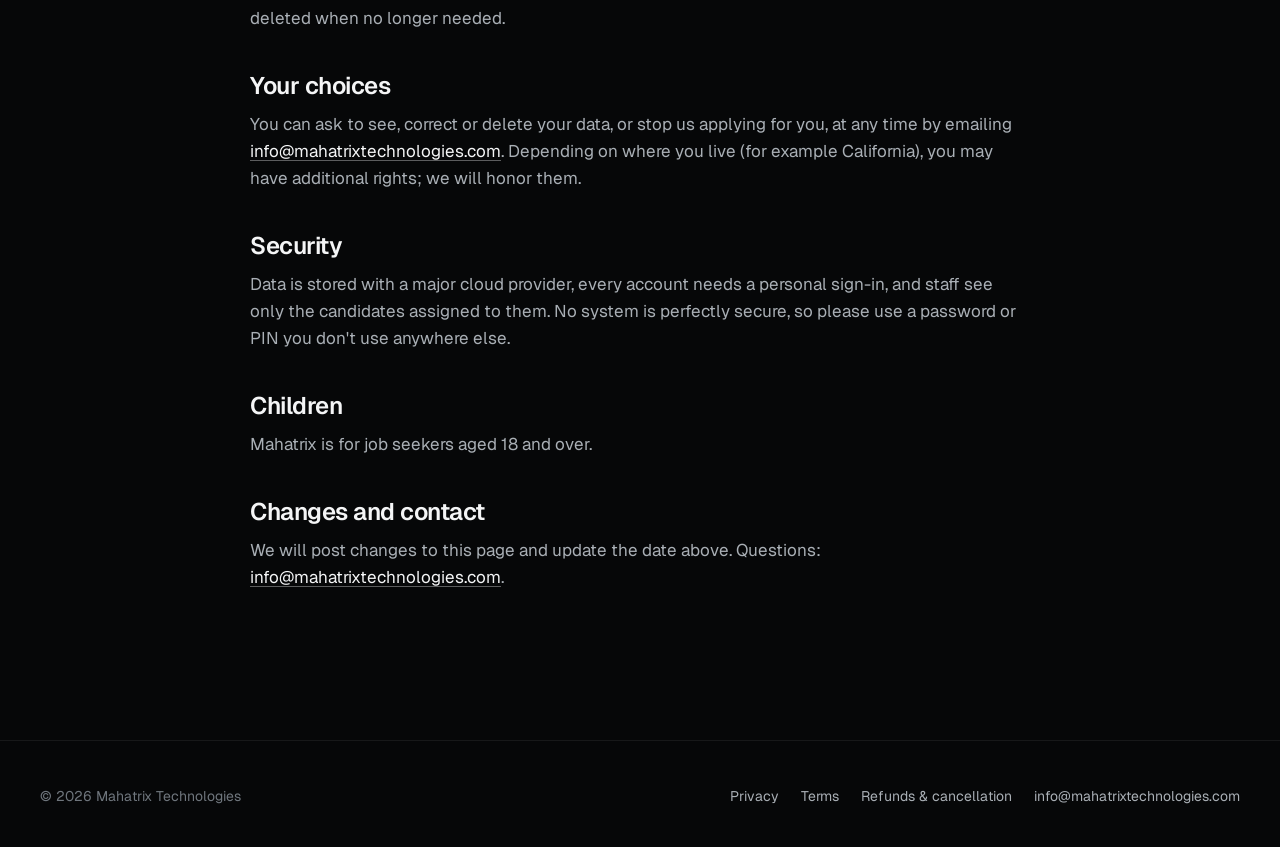
<file: privacy.html>
<!doctype html>
<html lang="en">
<head>
<meta charset="utf-8">
<meta name="viewport" content="width=device-width, initial-scale=1">
<title>Privacy policy — Mahatrix Technologies</title>
<meta name="description" content="How Mahatrix Technologies collects, uses and protects your information.">
<meta name="theme-color" content="#060708">
<link rel="icon" href="/assets/favicon.png" type="image/png">
<link rel="canonical" href="https://mahatrixtechnologies.com/privacy.html">
<link rel="preconnect" href="https://fonts.googleapis.com">
<link rel="preconnect" href="https://fonts.gstatic.com" crossorigin>
<link href="https://fonts.googleapis.com/css2?family=Geist:wght@400;500;600&family=Geist+Mono:wght@500&display=swap" rel="stylesheet">
<link rel="stylesheet" href="/assets/site.css">
</head>
<body>
<div class="ambient" aria-hidden="true"><i></i><i></i></div>
<header class="site-head scrolled"><div class="wrap bar"><a class="brand" href="/"><img src="/assets/logo.png" alt="" width="36" height="36"><b>MAHATRIX</b></a>
<div class="head-cta" style="margin-left:auto"><a class="btn btn-ghost" href="/" style="display:inline-flex">Back to home</a></div></div></header>
<main id="main" class="wrap legal"><h1>Privacy policy</h1><p class="hint">Last updated November 15, 2026</p>
<p>This policy explains what Mahatrix Technologies ("Mahatrix", "we") collects when you use mahatrixtechnologies.com, our job search website jobs.mahatrixtechnologies.com and the Mahatrix portal, how we use it, and the choices you have.</p>
<h2>What we collect</h2>
<ul><li><b>Account details</b>: your name, email and the role you are looking for, and a password or PIN. Passwords and PINs are stored only in a one-way scrambled form — nobody at Mahatrix can read them.</li>
<li><b>Sign-up and contact details</b> you send us: phone, work authorization, years of experience, city and state, LinkedIn link and your message.</li>
<li><b>Your resume and job-search profile</b>: resume text and file, target roles, job types and locations.</li>
<li><b>Job search activity</b>: when you are signed in, the jobs you open to apply to, so your account can show your history. Searches by visitors who are not signed in are not linked to a person.</li>
<li><b>Application records</b>: the jobs applied to, the confirmation of each application (for example a confirmation email or number), and outcomes such as screens, interviews or rejections.</li>
<li><b>Payment information</b>: card payments are handled by Stripe, our payment provider. We receive your subscription status, payment dates and amounts, and the card brand and last four digits. <b>We never receive or store your full card number.</b></li>
<li><b>Usage and website data</b>: sign-in times and basic activity, to keep accounts secure and the service working; and standard server logs kept by our hosting providers (such as IP address and browser type). We store only a one-way scrambled form of the IP address with messages and sign-ups, to stop spam.</li></ul>
<h2>Cookies and browser storage</h2>
<p>We keep you signed in by saving a sign-in token in your browser's storage. We do not use advertising cookies or sell data to advertisers.</p>
<h2>How we use it</h2>
<ul><li>To run your job search: show and match jobs, tailor your resume using only facts already in it, and — on Autopilot — apply on your behalf and report results to you.</li>
<li>To confirm your email, reply to your messages and run your account.</li>
<li>To bill your plan, send receipts and renewal notices, and handle cancellations.</li>
<li>To keep the service secure and improve it.</li></ul>
<h2>Who we share it with</h2>
<p>We share your details with an employer or staffing vendor only when we apply or submit you for a job on your behalf; when you apply yourself, you send your details to the employer on their own site. We use service providers to run Mahatrix — cloud hosting (Google Cloud), email, and payment processing (Stripe) — who may process data only to provide their service to us. <b>We do not sell your personal information.</b></p>
<h2>How long we keep it</h2>
<p>We keep your account data while you have an account and for a reasonable time after, unless you ask us to delete it. Tailored resumes are kept for 90 days. Payment records are kept as long as tax and accounting law requires. Website messages and sign-ups that don't become accounts are deleted when no longer needed.</p>
<h2>Your choices</h2>
<p>You can ask to see, correct or delete your data, or stop us applying for you, at any time by emailing <a href="mailto:info@mahatrixtechnologies.com">info@mahatrixtechnologies.com</a>. Depending on where you live (for example California), you may have additional rights; we will honor them.</p>
<h2>Security</h2>
<p>Data is stored with a major cloud provider, every account needs a personal sign-in, and staff see only the candidates assigned to them. No system is perfectly secure, so please use a password or PIN you don't use anywhere else.</p>
<h2>Children</h2><p>Mahatrix is for job seekers aged 18 and over.</p>
<h2>Changes and contact</h2>
<p>We will post changes to this page and update the date above. Questions: <a href="mailto:info@mahatrixtechnologies.com">info@mahatrixtechnologies.com</a>.</p></main>
<footer class="site-foot"><div class="wrap"><span>© 2026 Mahatrix Technologies</span><nav aria-label="Footer"><a href="/privacy.html">Privacy</a><a href="/terms.html">Terms</a><a href="/refund.html">Refunds &amp; cancellation</a><a href="mailto:info@mahatrixtechnologies.com">info@mahatrixtechnologies.com</a></nav></div></footer>
</body>
</html>
</file>
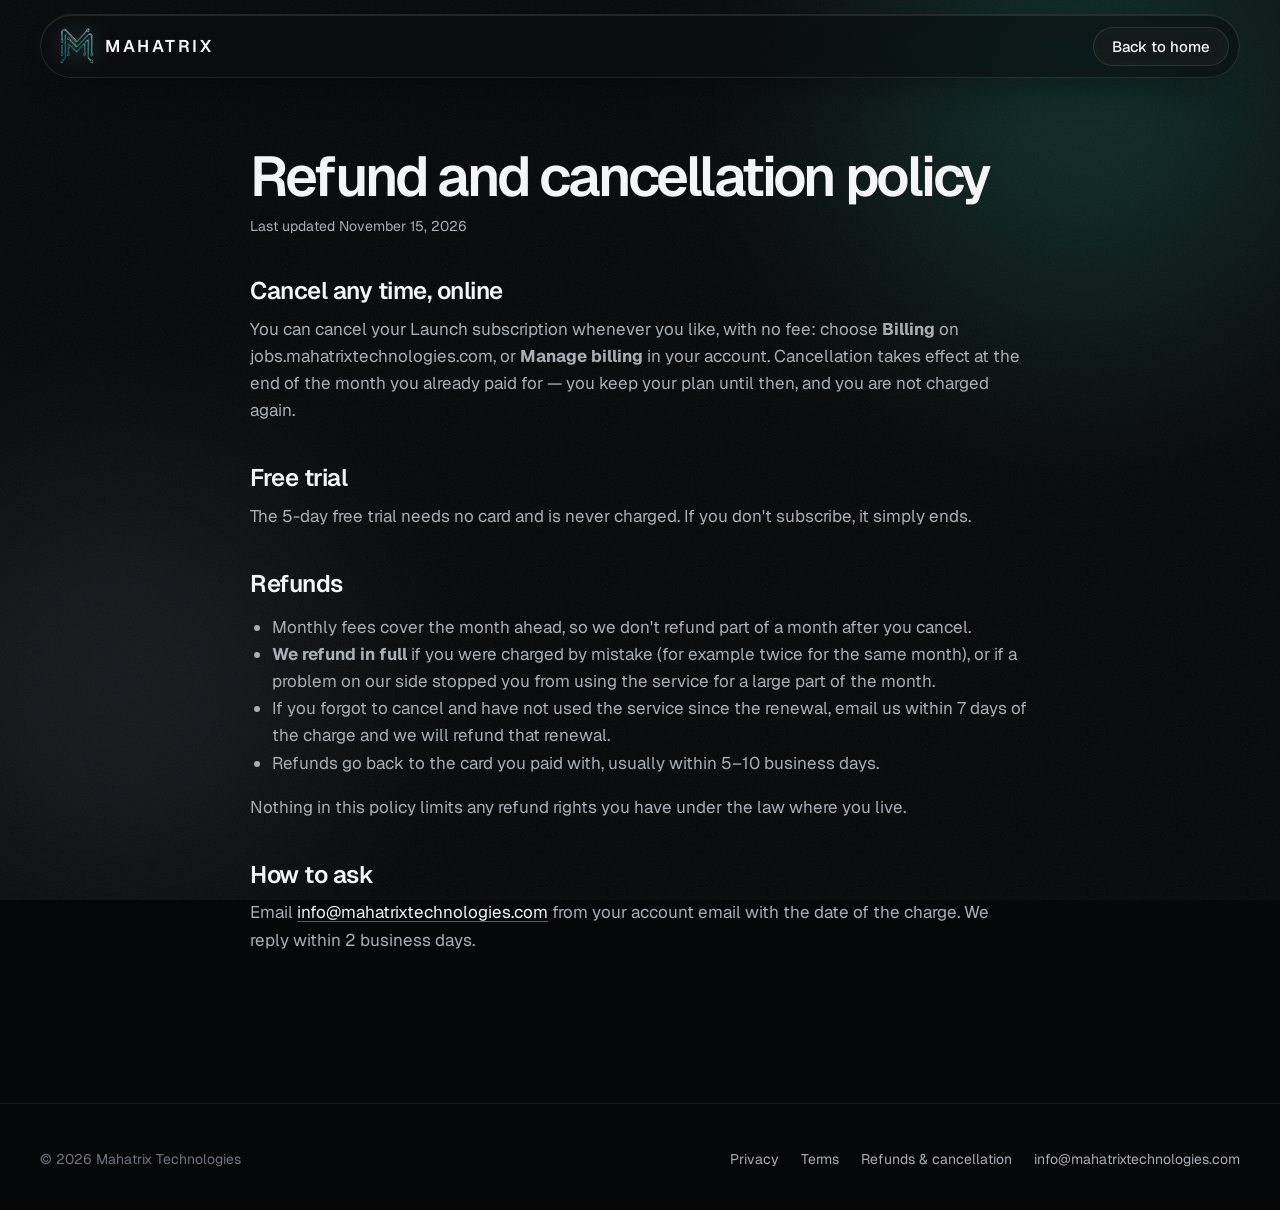
<file: refund.html>
<!doctype html>
<html lang="en">
<head>
<meta charset="utf-8">
<meta name="viewport" content="width=device-width, initial-scale=1">
<title>Refunds and cancellation — Mahatrix Technologies</title>
<meta name="description" content="How to cancel your Mahatrix subscription and when we give refunds.">
<meta name="theme-color" content="#060708">
<link rel="icon" href="/assets/favicon.png" type="image/png">
<link rel="canonical" href="https://mahatrixtechnologies.com/refund.html">
<link rel="preconnect" href="https://fonts.googleapis.com">
<link rel="preconnect" href="https://fonts.gstatic.com" crossorigin>
<link href="https://fonts.googleapis.com/css2?family=Geist:wght@400;500;600&family=Geist+Mono:wght@500&display=swap" rel="stylesheet">
<link rel="stylesheet" href="/assets/site.css">
</head>
<body>
<div class="ambient" aria-hidden="true"><i></i><i></i></div>
<header class="site-head scrolled"><div class="wrap bar"><a class="brand" href="/"><img src="/assets/logo.png" alt="" width="36" height="36"><b>MAHATRIX</b></a>
<div class="head-cta" style="margin-left:auto"><a class="btn btn-ghost" href="/" style="display:inline-flex">Back to home</a></div></div></header>
<main id="main" class="wrap legal"><h1>Refund and cancellation policy</h1><p class="hint">Last updated November 15, 2026</p>
<h2>Cancel any time, online</h2>
<p>You can cancel your Launch subscription whenever you like, with no fee: choose <b>Billing</b> on jobs.mahatrixtechnologies.com, or <b>Manage billing</b> in your account. Cancellation takes effect at the end of the month you already paid for — you keep your plan until then, and you are not charged again.</p>
<h2>Free trial</h2>
<p>The 5-day free trial needs no card and is never charged. If you don't subscribe, it simply ends.</p>
<h2>Refunds</h2>
<ul><li>Monthly fees cover the month ahead, so we don't refund part of a month after you cancel.</li>
<li><b>We refund in full</b> if you were charged by mistake (for example twice for the same month), or if a problem on our side stopped you from using the service for a large part of the month.</li>
<li>If you forgot to cancel and have not used the service since the renewal, email us within 7 days of the charge and we will refund that renewal.</li>
<li>Refunds go back to the card you paid with, usually within 5–10 business days.</li></ul>
<p>Nothing in this policy limits any refund rights you have under the law where you live.</p>
<h2>How to ask</h2>
<p>Email <a href="mailto:info@mahatrixtechnologies.com">info@mahatrixtechnologies.com</a> from your account email with the date of the charge. We reply within 2 business days.</p></main>
<footer class="site-foot"><div class="wrap"><span>© 2026 Mahatrix Technologies</span><nav aria-label="Footer"><a href="/privacy.html">Privacy</a><a href="/terms.html">Terms</a><a href="/refund.html">Refunds &amp; cancellation</a><a href="mailto:info@mahatrixtechnologies.com">info@mahatrixtechnologies.com</a></nav></div></footer>
</body>
</html>
</file>
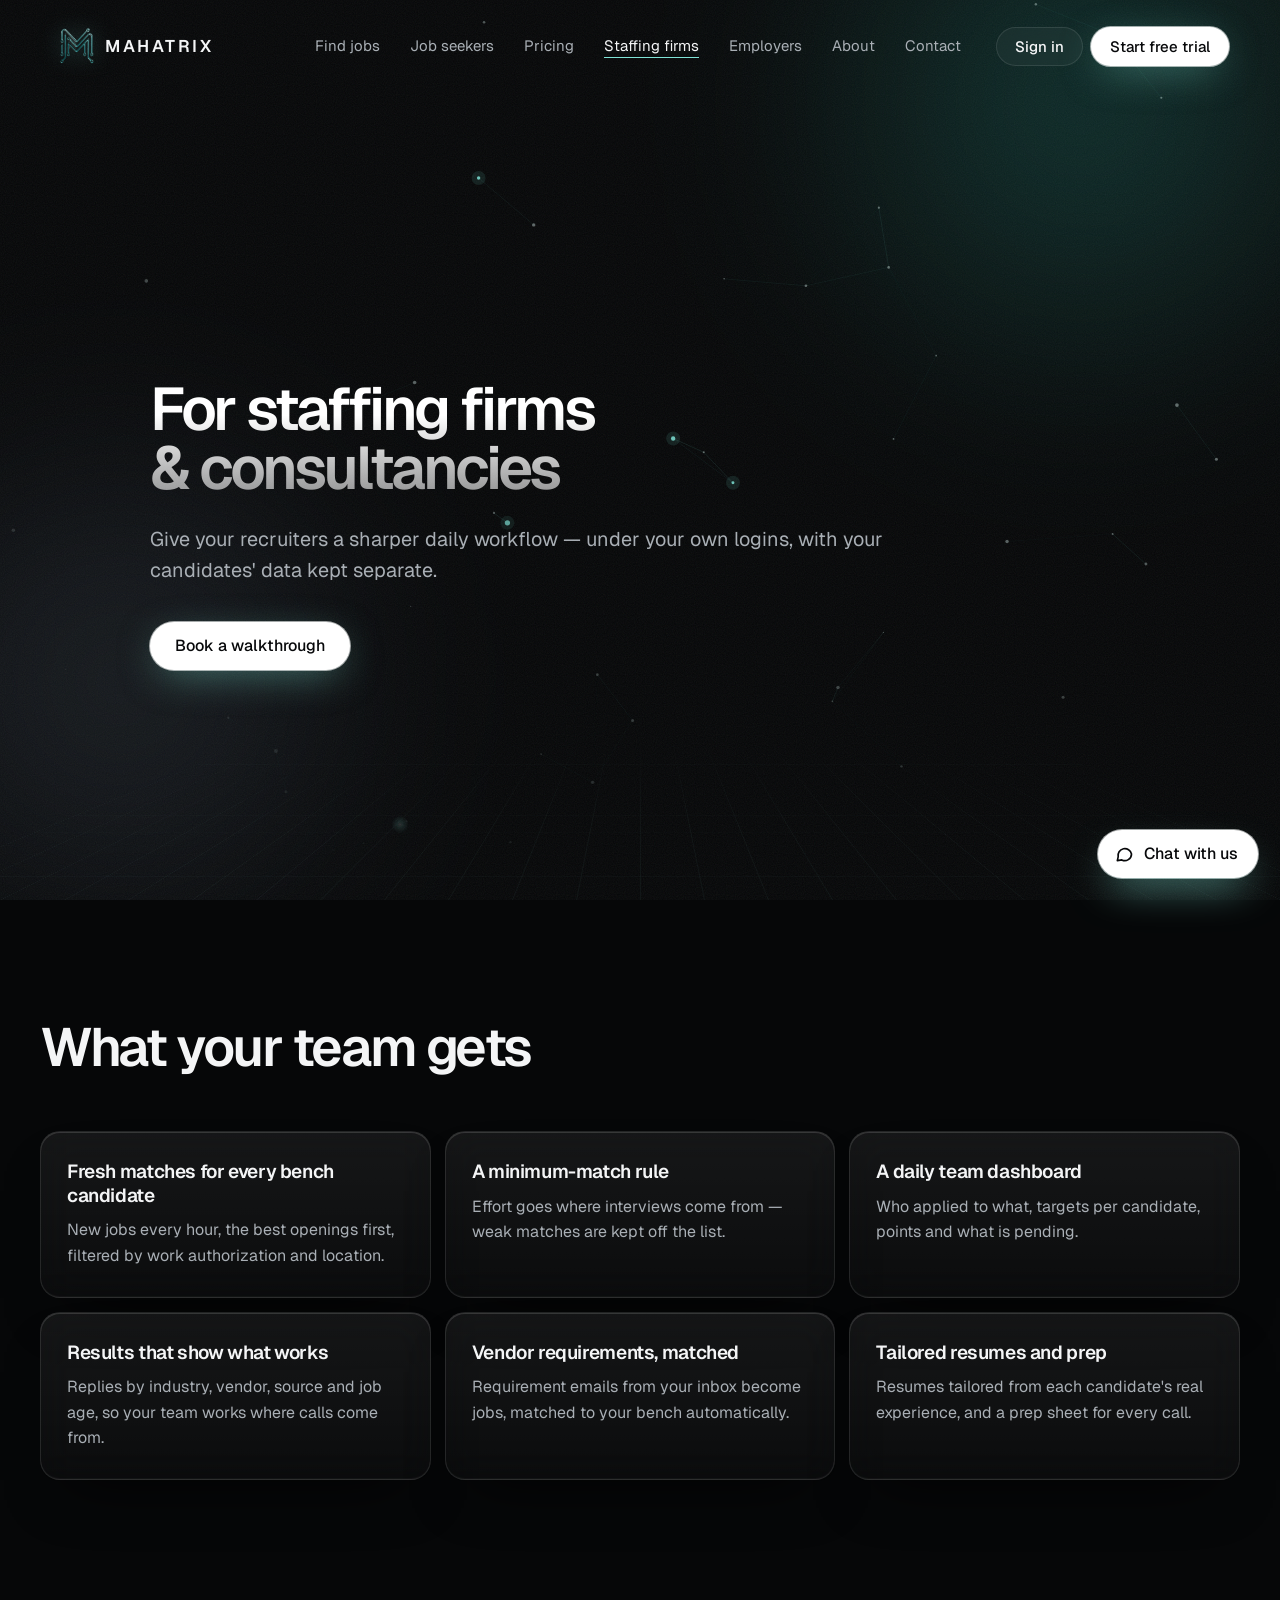
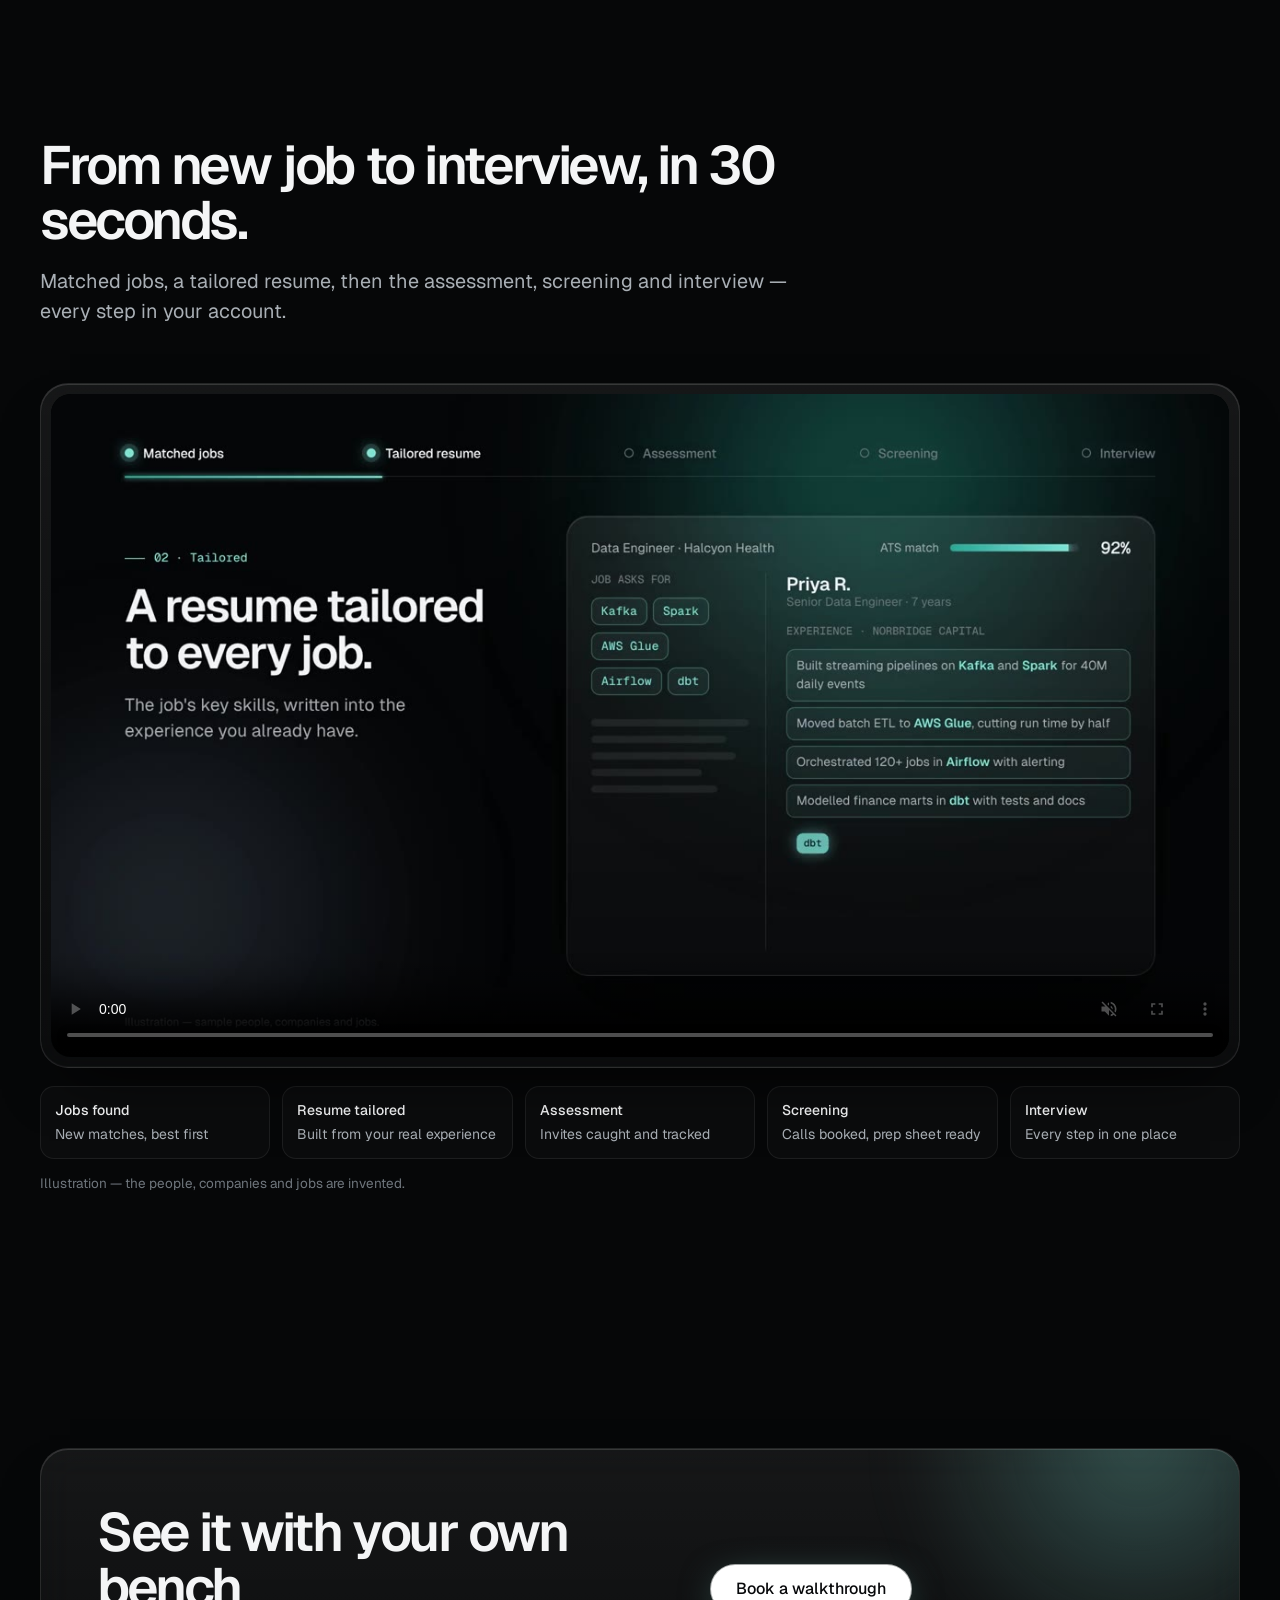
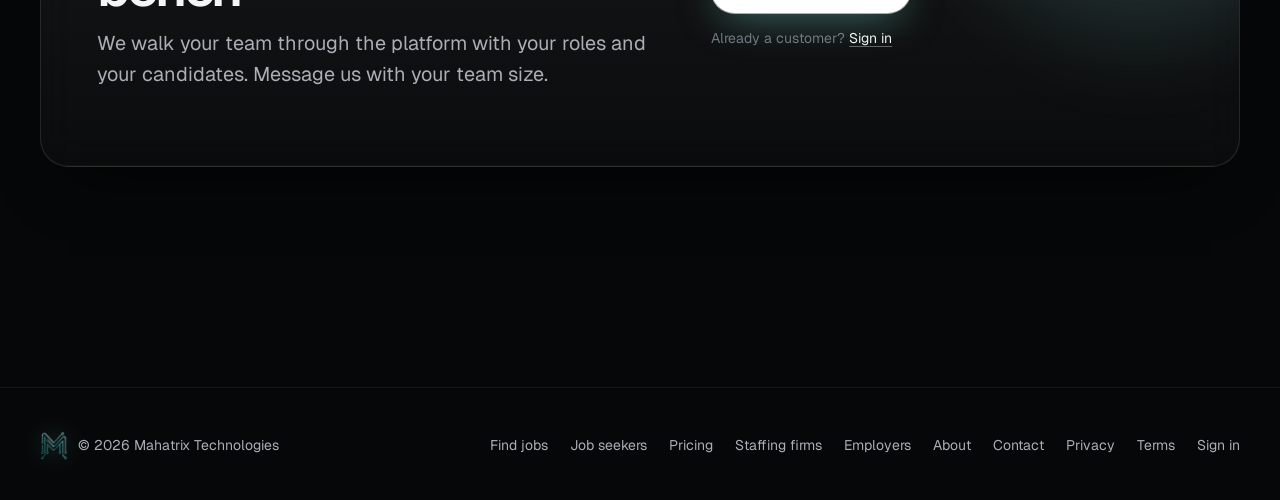
<file: staffing-firms.html>
<!doctype html>
<html lang="en">
<head>
<meta charset="utf-8">
<meta name="viewport" content="width=device-width, initial-scale=1">
<title>For staffing firms — Mahatrix Technologies</title>
<meta name="description" content="Fresh job matches for every bench candidate, a daily team dashboard, vendor requirements matched to your bench and results that show what works.">
<meta name="theme-color" content="#060708">
<link rel="icon" href="/assets/favicon.png" type="image/png">
<link rel="apple-touch-icon" href="/assets/apple-touch-icon.png">
<meta property="og:type" content="website">
<meta property="og:title" content="For staffing firms — Mahatrix Technologies">
<meta property="og:description" content="Fresh job matches for every bench candidate, a daily team dashboard, vendor requirements matched to your bench and results that show what works.">
<meta property="og:image" content="https://mahatrixtechnologies.com/assets/demo-poster.jpg">
<meta property="og:url" content="https://mahatrixtechnologies.com/staffing-firms.html">
<link rel="canonical" href="https://mahatrixtechnologies.com/staffing-firms.html">
<link rel="preconnect" href="https://fonts.googleapis.com">
<link rel="preconnect" href="https://fonts.gstatic.com" crossorigin>
<link href="https://fonts.googleapis.com/css2?family=Geist:wght@400;500;600&family=Geist+Mono:wght@500&display=swap" rel="stylesheet">
<link rel="stylesheet" href="/assets/site.css">
<script type="application/ld+json">{"@context":"https://schema.org","@type":"Organization","name":"Mahatrix Technologies","url":"https://mahatrixtechnologies.com","logo":"https://mahatrixtechnologies.com/assets/logo.png","email":"info@mahatrixtechnologies.com"}</script>
</head>
<body>
<div class="ambient" aria-hidden="true"><i></i><i></i></div>

<a class="skip" href="#main">Skip to content</a>

<header class="site-head">
  <div class="wrap bar">
    <a class="brand" href="/" aria-label="Mahatrix Technologies home"><img src="/assets/logo.png" alt="" width="36" height="36"><b>MAHATRIX</b></a>
    <nav class="nav" aria-label="Main">
      <a href="https://jobs.mahatrixtechnologies.com/">Find jobs</a>
      <a href="/job-seekers.html">Job seekers</a>
      <a href="/pricing.html">Pricing</a>
      <a href="/staffing-firms.html" aria-current="page">Staffing firms</a>
      <a href="/employers.html">Employers</a>
      <a href="/about.html">About</a>
      <a href="/contact.html">Contact</a>
    </nav>
    <div class="head-cta">
      <a class="btn btn-ghost" href="https://portal.mahatrixtechnologies.com">Sign in</a>
      <a class="btn btn-primary" href="https://jobs.mahatrixtechnologies.com/?signup=1" data-signup="trial">Start free trial</a>
    </div>
    <button class="menu-btn" aria-label="Open menu" aria-expanded="false"><svg viewBox="0 0 24 24" width="20" height="20" fill="none" stroke="currentColor" stroke-width="2" stroke-linecap="round"><path d="M4 8h16M4 16h16"/></svg></button>
  </div>
</header>

<main id="main">

<section class="hero sub" aria-labelledby="sf-h">
  <div class="wrap"><div>
    <h1 id="sf-h" class="grad rv">For staffing firms &amp; consultancies</h1>
    <p class="lede rv d1">Give your recruiters a sharper daily workflow — under your own logins, with your candidates' data kept separate.</p>
    <div class="hero-ctas rv d2"><a class="btn btn-primary" href="/contact.html" data-chat="staffing_firm">Book a walkthrough</a></div>
  </div></div>
</section>

<section aria-labelledby="sff-h">
  <div class="wrap">
    <div class="sec-head"><h2 id="sff-h" class="rv">What your team gets</h2></div>
    <div class="svc">
      <article class="glass lit rv"><h3>Fresh matches for every bench candidate</h3><p>New jobs every hour, the best openings first, filtered by work authorization and location.</p></article>
      <article class="glass lit rv d1"><h3>A minimum-match rule</h3><p>Effort goes where interviews come from — weak matches are kept off the list.</p></article>
      <article class="glass lit rv d2"><h3>A daily team dashboard</h3><p>Who applied to what, targets per candidate, points and what is pending.</p></article>
      <article class="glass lit rv"><h3>Results that show what works</h3><p>Replies by industry, vendor, source and job age, so your team works where calls come from.</p></article>
      <article class="glass lit rv d1"><h3>Vendor requirements, matched</h3><p>Requirement emails from your inbox become jobs, matched to your bench automatically.</p></article>
      <article class="glass lit rv d2"><h3>Tailored resumes and prep</h3><p>Resumes tailored from each candidate's real experience, and a prep sheet for every call.</p></article>
    </div>
  </div>
</section>
<section id="demo" aria-labelledby="demo-h">
  <div class="wrap">
    <div class="sec-head">
      <h2 id="demo-h" class="rv">From new job to interview, in 30 seconds.</h2>
      <p class="lede rv d1">Matched jobs, a tailored resume, then the assessment, screening and interview — every step in your account.</p>
    </div>
    <div class="video-frame glass rv d2">
      <video id="demoVideo" controls muted loop playsinline preload="metadata" poster="/assets/demo-poster.jpg">
        <source src="/assets/mahatrix-demo-30s.mp4" type="video/mp4">
        Your browser can't play this video. <a href="/assets/mahatrix-demo-30s.mp4">Download it</a>.
      </video>
    </div>
    <div class="video-steps rv d3">
      <div><b>Jobs found</b>New matches, best first</div>
      <div><b>Resume tailored</b>Built from your real experience</div>
      <div><b>Assessment</b>Invites caught and tracked</div>
      <div><b>Screening</b>Calls booked, prep sheet ready</div>
      <div><b>Interview</b>Every step in one place</div>
    </div>
    <p class="video-cap">Illustration — the people, companies and jobs are invented.</p>
  </div>
</section>
<section aria-label="See it with your own bench">
  <div class="wrap">
    <div class="contact glass rv">
      <div><h2>See it with your own bench</h2><p class="lede">We walk your team through the platform with your roles and your candidates. Message us with your team size.</p></div>
      <div class="actions"><a class="btn btn-primary" href="/contact.html" data-chat="">Book a walkthrough</a><span class="hint">Already a customer? <a href="https://portal.mahatrixtechnologies.com">Sign in</a></span></div>
    </div>
  </div>
</section>
</main>

<footer class="site-foot">
  <div class="wrap">
    <a class="brand" href="/"><img src="/assets/logo.png" alt="" width="28" height="28"><span>© <span id="year">2026</span> Mahatrix Technologies</span></a>
    <nav aria-label="Footer">
      <a href="https://jobs.mahatrixtechnologies.com/">Find jobs</a>
      <a href="/job-seekers.html">Job seekers</a>
      <a href="/pricing.html">Pricing</a>
      <a href="/staffing-firms.html">Staffing firms</a>
      <a href="/employers.html">Employers</a>
      <a href="/about.html">About</a>
      <a href="/contact.html">Contact</a>
      <a href="/privacy.html">Privacy</a>
      <a href="/terms.html">Terms</a>
      <a href="https://portal.mahatrixtechnologies.com">Sign in</a>
    </nav>
  </div>
</footer>

<!-- chat -->
<button class="chat-btn" id="chatBtn" type="button" aria-controls="chat" aria-expanded="false"><svg viewBox="0 0 24 24" fill="none" stroke="currentColor" stroke-width="2" stroke-linecap="round" stroke-linejoin="round"><path d="M21 12a8 8 0 0 1-11.6 7.1L4 20l1-4.6A8 8 0 1 1 21 12z"/></svg><span>Chat with us</span></button>
<div class="chat glass" id="chat" role="dialog" aria-label="Message Mahatrix">
  <div class="chat-head"><img src="/assets/logo.png" alt=""><div><b>Mahatrix support</b><span>We reply by email</span></div><button class="x" type="button" aria-label="Close chat">✕</button></div>
  <div class="chat-body">
    <div class="bubble">Hi! Ask us about plans, a role you need to fill, a walkthrough for your team, or your account. Leave your email and we'll write back.</div>
    <form class="form" novalidate>
      <label>Your name<input name="name" autocomplete="name" required></label>
      <label>Email<input name="email" type="email" autocomplete="email" required></label>
      <label>I'm a<select name="kind"><option value="job_seeker">Job seeker</option><option value="staffing_firm">Staffing firm / consultancy</option><option value="employer">Employer hiring talent</option><option value="other">Something else</option></select></label>
      <label>Message<textarea name="message" required></textarea></label>
      <span class="trap" aria-hidden="true"><input name="website" tabindex="-1" autocomplete="off"></span>
      <div class="err" role="alert"></div>
      <button class="btn btn-primary" type="submit">Send message</button>
      <span class="hint">Prefer email? <a href="mailto:info@mahatrixtechnologies.com">info@mahatrixtechnologies.com</a></span>
    </form>
    <div class="done" hidden style="padding:0"><div class="bubble"><b>Message sent.</b> We'll reply to your email from info@mahatrixtechnologies.com.</div></div>
  </div>
</div>

<script src="/assets/site.js" defer></script>
</body>
</html>
</file>
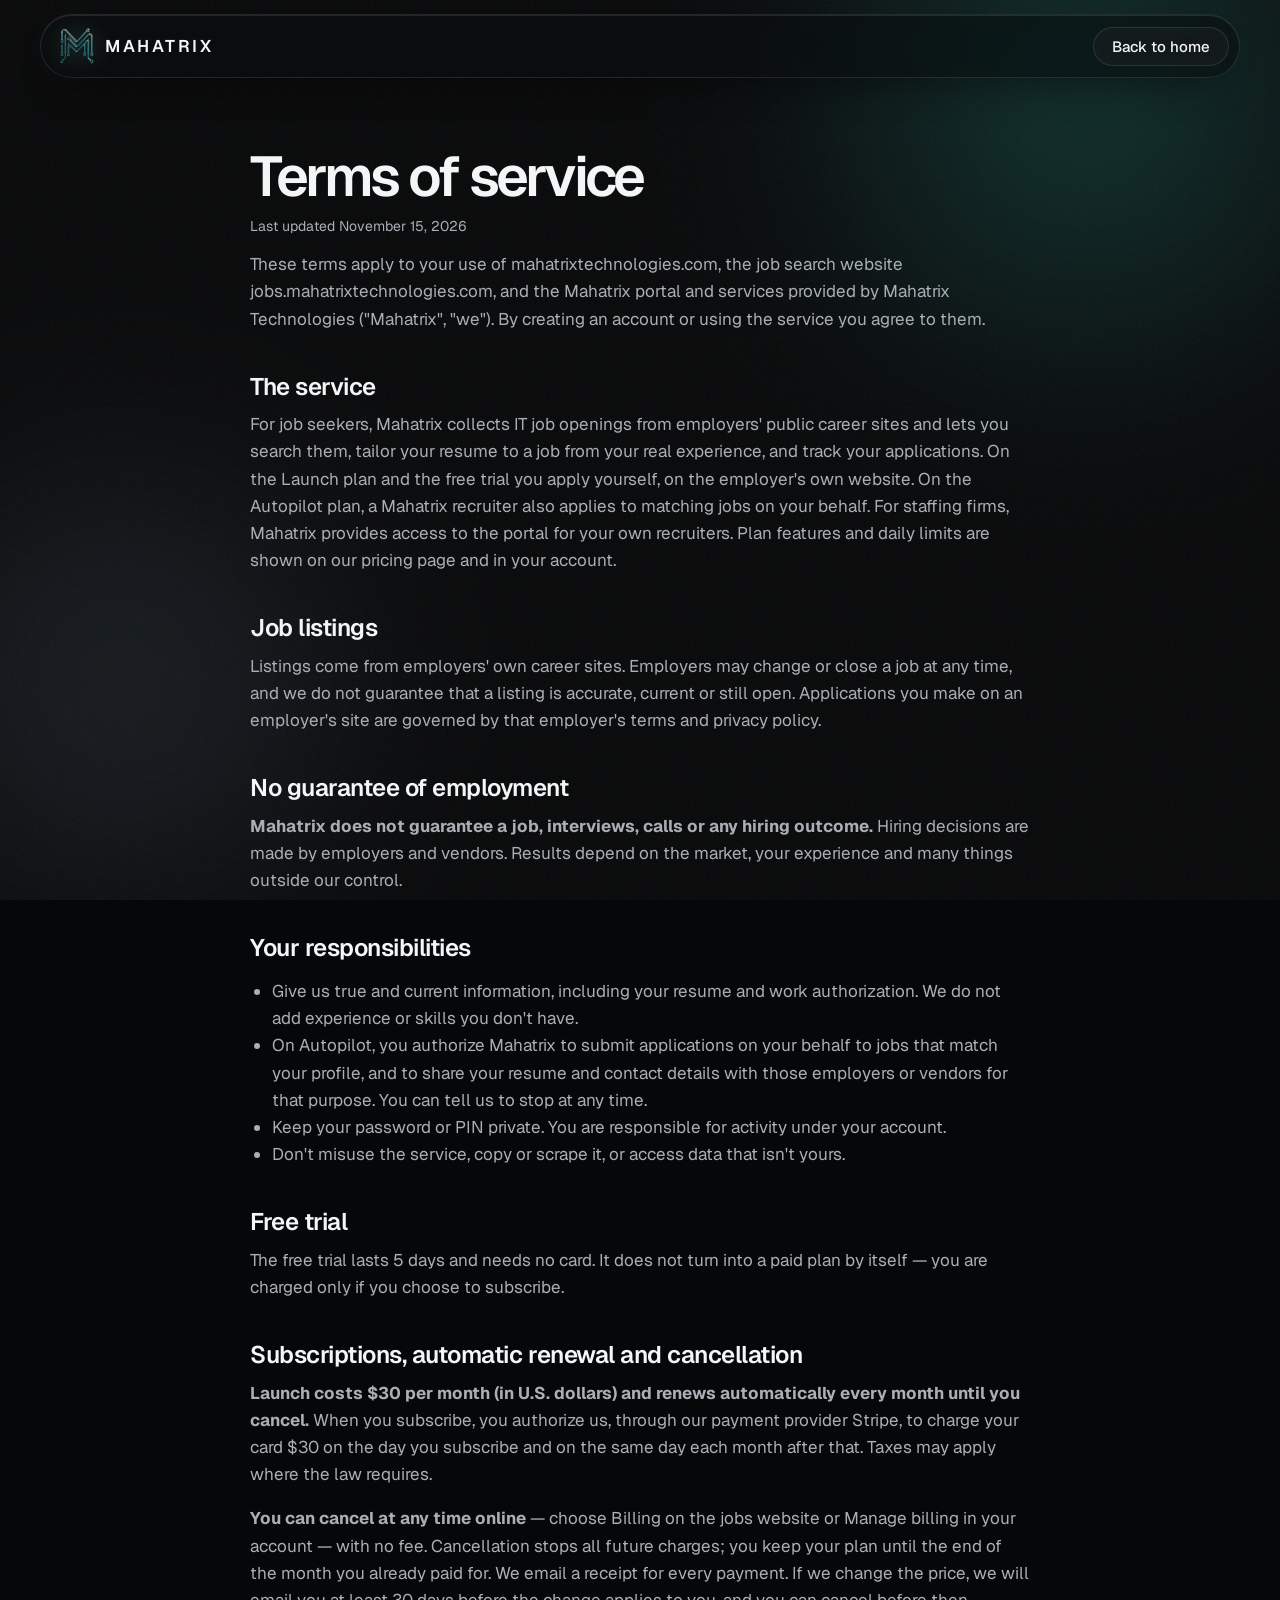
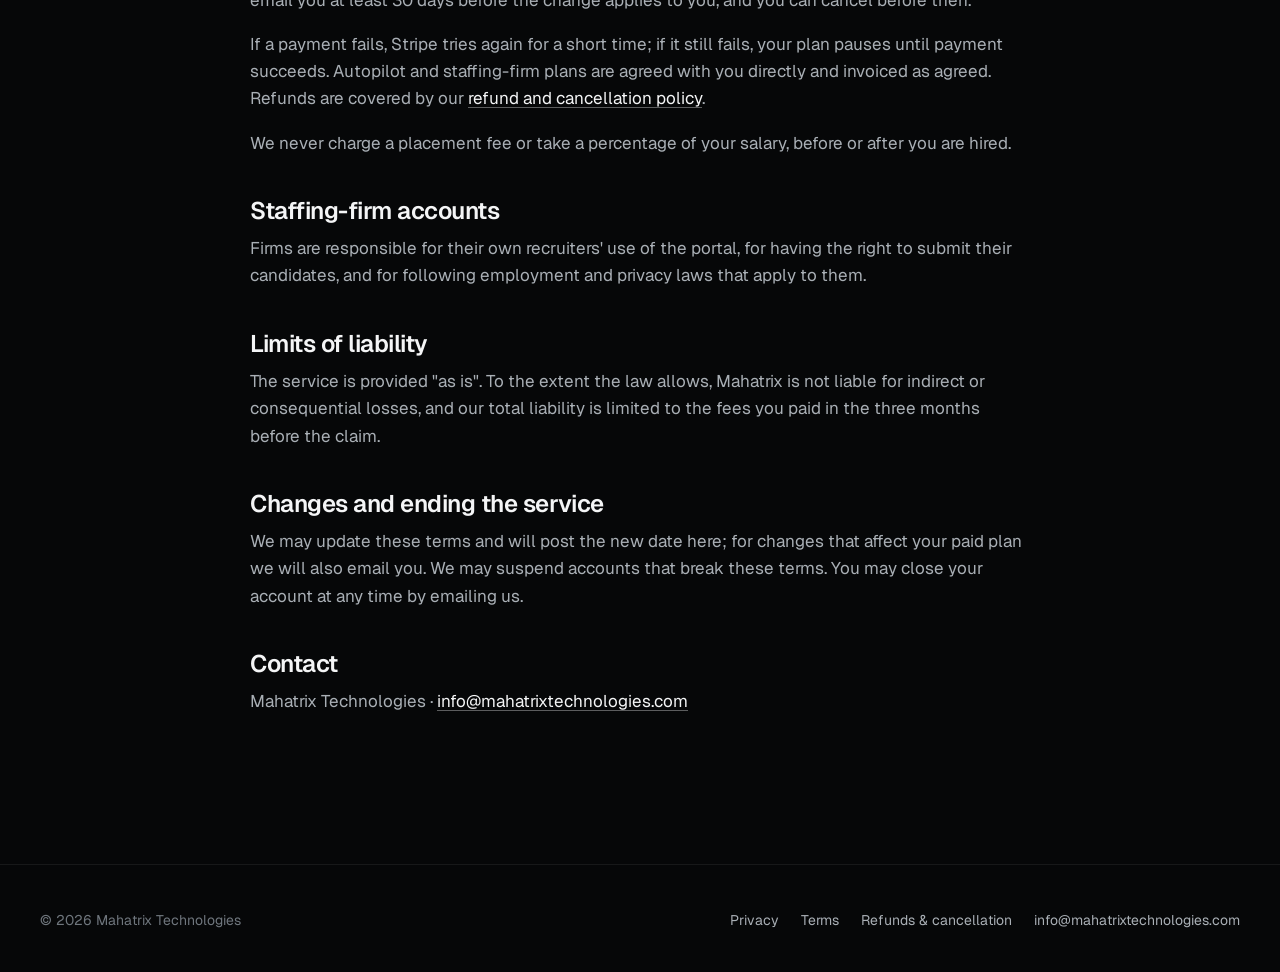
<file: terms.html>
<!doctype html>
<html lang="en">
<head>
<meta charset="utf-8">
<meta name="viewport" content="width=device-width, initial-scale=1">
<title>Terms of service — Mahatrix Technologies</title>
<meta name="description" content="The terms for using Mahatrix Technologies services.">
<meta name="theme-color" content="#060708">
<link rel="icon" href="/assets/favicon.png" type="image/png">
<link rel="canonical" href="https://mahatrixtechnologies.com/terms.html">
<link rel="preconnect" href="https://fonts.googleapis.com">
<link rel="preconnect" href="https://fonts.gstatic.com" crossorigin>
<link href="https://fonts.googleapis.com/css2?family=Geist:wght@400;500;600&family=Geist+Mono:wght@500&display=swap" rel="stylesheet">
<link rel="stylesheet" href="/assets/site.css">
</head>
<body>
<div class="ambient" aria-hidden="true"><i></i><i></i></div>
<header class="site-head scrolled"><div class="wrap bar"><a class="brand" href="/"><img src="/assets/logo.png" alt="" width="36" height="36"><b>MAHATRIX</b></a>
<div class="head-cta" style="margin-left:auto"><a class="btn btn-ghost" href="/" style="display:inline-flex">Back to home</a></div></div></header>
<main id="main" class="wrap legal"><h1>Terms of service</h1><p class="hint">Last updated November 15, 2026</p>
<p>These terms apply to your use of mahatrixtechnologies.com, the job search website jobs.mahatrixtechnologies.com, and the Mahatrix portal and services provided by Mahatrix Technologies ("Mahatrix", "we"). By creating an account or using the service you agree to them.</p>
<h2>The service</h2>
<p>For job seekers, Mahatrix collects IT job openings from employers' public career sites and lets you search them, tailor your resume to a job from your real experience, and track your applications. On the Launch plan and the free trial you apply yourself, on the employer's own website. On the Autopilot plan, a Mahatrix recruiter also applies to matching jobs on your behalf. For staffing firms, Mahatrix provides access to the portal for your own recruiters. Plan features and daily limits are shown on our pricing page and in your account.</p>
<h2>Job listings</h2>
<p>Listings come from employers' own career sites. Employers may change or close a job at any time, and we do not guarantee that a listing is accurate, current or still open. Applications you make on an employer's site are governed by that employer's terms and privacy policy.</p>
<h2>No guarantee of employment</h2>
<p><b>Mahatrix does not guarantee a job, interviews, calls or any hiring outcome.</b> Hiring decisions are made by employers and vendors. Results depend on the market, your experience and many things outside our control.</p>
<h2>Your responsibilities</h2>
<ul><li>Give us true and current information, including your resume and work authorization. We do not add experience or skills you don't have.</li>
<li>On Autopilot, you authorize Mahatrix to submit applications on your behalf to jobs that match your profile, and to share your resume and contact details with those employers or vendors for that purpose. You can tell us to stop at any time.</li>
<li>Keep your password or PIN private. You are responsible for activity under your account.</li>
<li>Don't misuse the service, copy or scrape it, or access data that isn't yours.</li></ul>
<h2>Free trial</h2>
<p>The free trial lasts 5 days and needs no card. It does not turn into a paid plan by itself — you are charged only if you choose to subscribe.</p>
<h2>Subscriptions, automatic renewal and cancellation</h2>
<p><b>Launch costs $30 per month (in U.S. dollars) and renews automatically every month until you cancel.</b> When you subscribe, you authorize us, through our payment provider Stripe, to charge your card $30 on the day you subscribe and on the same day each month after that. Taxes may apply where the law requires.</p>
<p><b>You can cancel at any time online</b> — choose Billing on the jobs website or Manage billing in your account — with no fee. Cancellation stops all future charges; you keep your plan until the end of the month you already paid for. We email a receipt for every payment. If we change the price, we will email you at least 30 days before the change applies to you, and you can cancel before then.</p>
<p>If a payment fails, Stripe tries again for a short time; if it still fails, your plan pauses until payment succeeds. Autopilot and staffing-firm plans are agreed with you directly and invoiced as agreed. Refunds are covered by our <a href="/refund.html">refund and cancellation policy</a>.</p>
<p>We never charge a placement fee or take a percentage of your salary, before or after you are hired.</p>
<h2>Staffing-firm accounts</h2>
<p>Firms are responsible for their own recruiters' use of the portal, for having the right to submit their candidates, and for following employment and privacy laws that apply to them.</p>
<h2>Limits of liability</h2>
<p>The service is provided "as is". To the extent the law allows, Mahatrix is not liable for indirect or consequential losses, and our total liability is limited to the fees you paid in the three months before the claim.</p>
<h2>Changes and ending the service</h2>
<p>We may update these terms and will post the new date here; for changes that affect your paid plan we will also email you. We may suspend accounts that break these terms. You may close your account at any time by emailing us.</p>
<h2>Contact</h2><p>Mahatrix Technologies · <a href="mailto:info@mahatrixtechnologies.com">info@mahatrixtechnologies.com</a></p></main>
<footer class="site-foot"><div class="wrap"><span>© 2026 Mahatrix Technologies</span><nav aria-label="Footer"><a href="/privacy.html">Privacy</a><a href="/terms.html">Terms</a><a href="/refund.html">Refunds &amp; cancellation</a><a href="mailto:info@mahatrixtechnologies.com">info@mahatrixtechnologies.com</a></nav></div></footer>
</body>
</html>
</file>
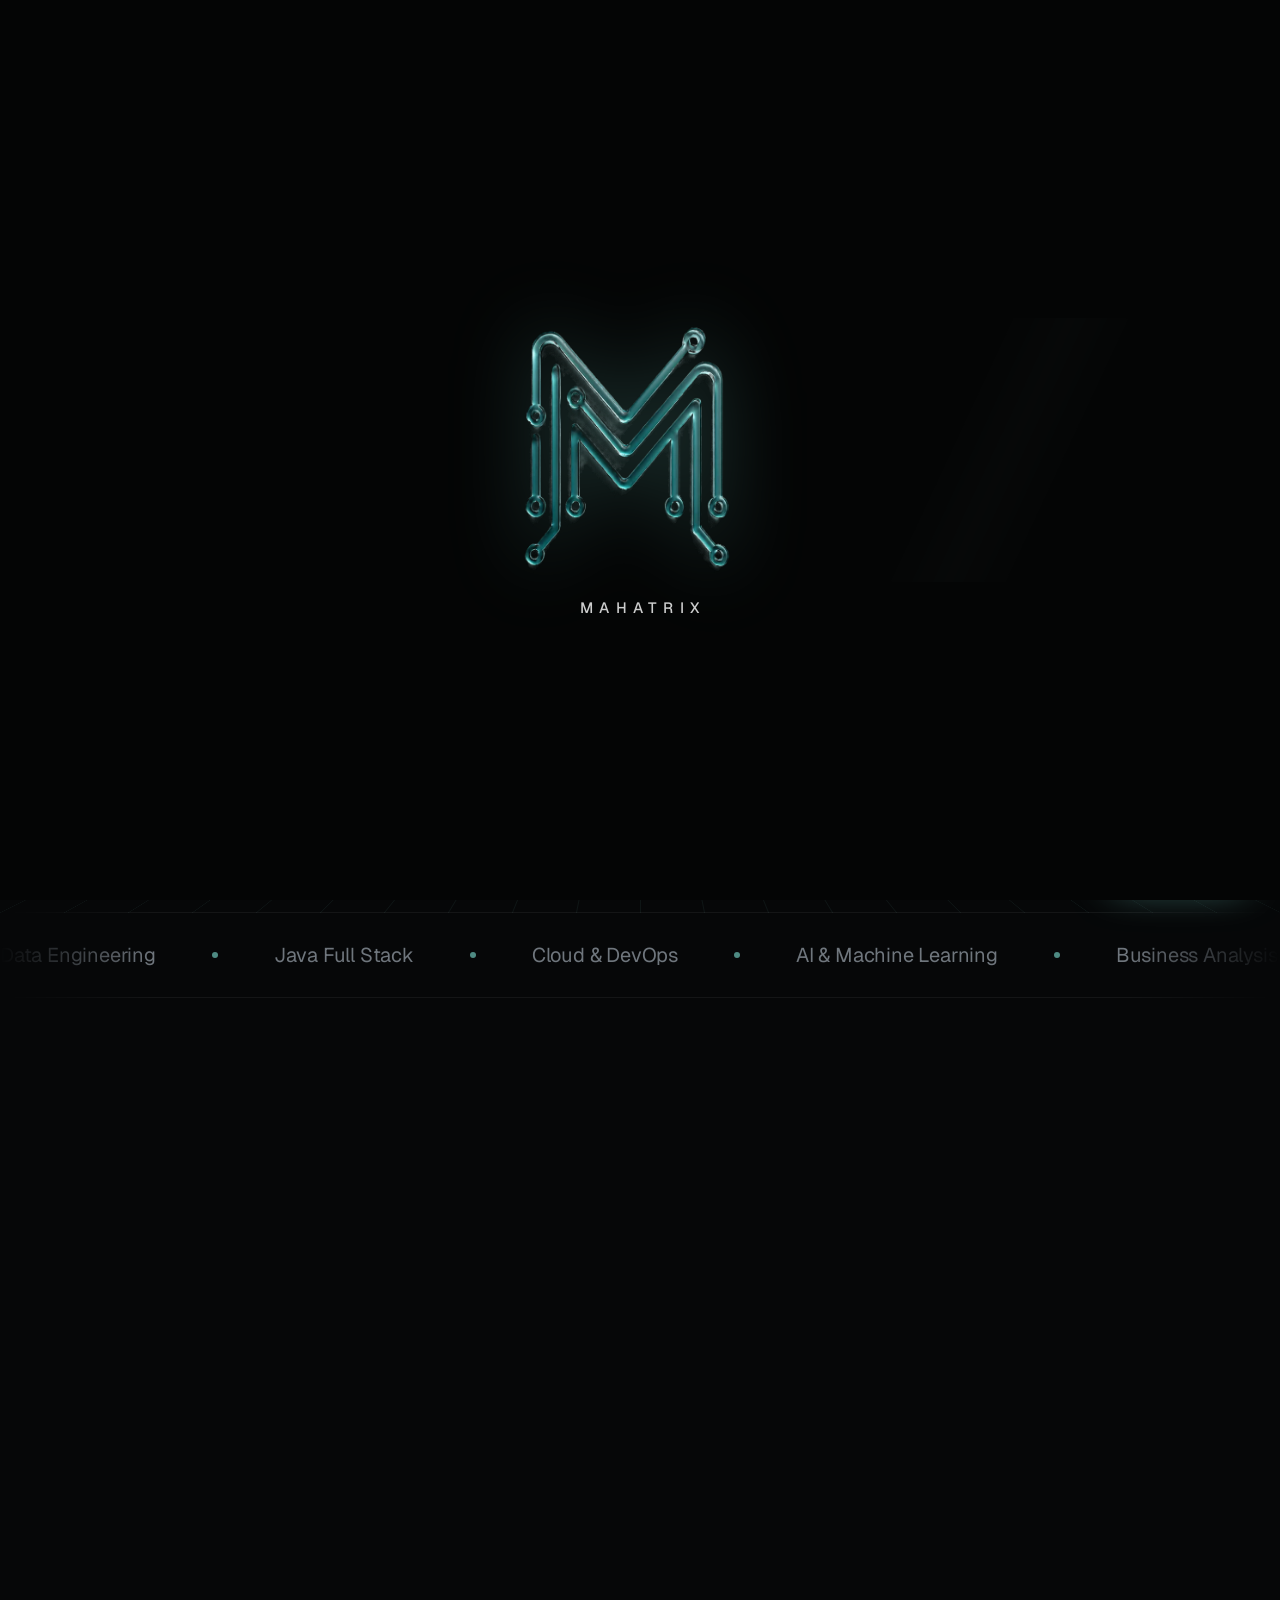
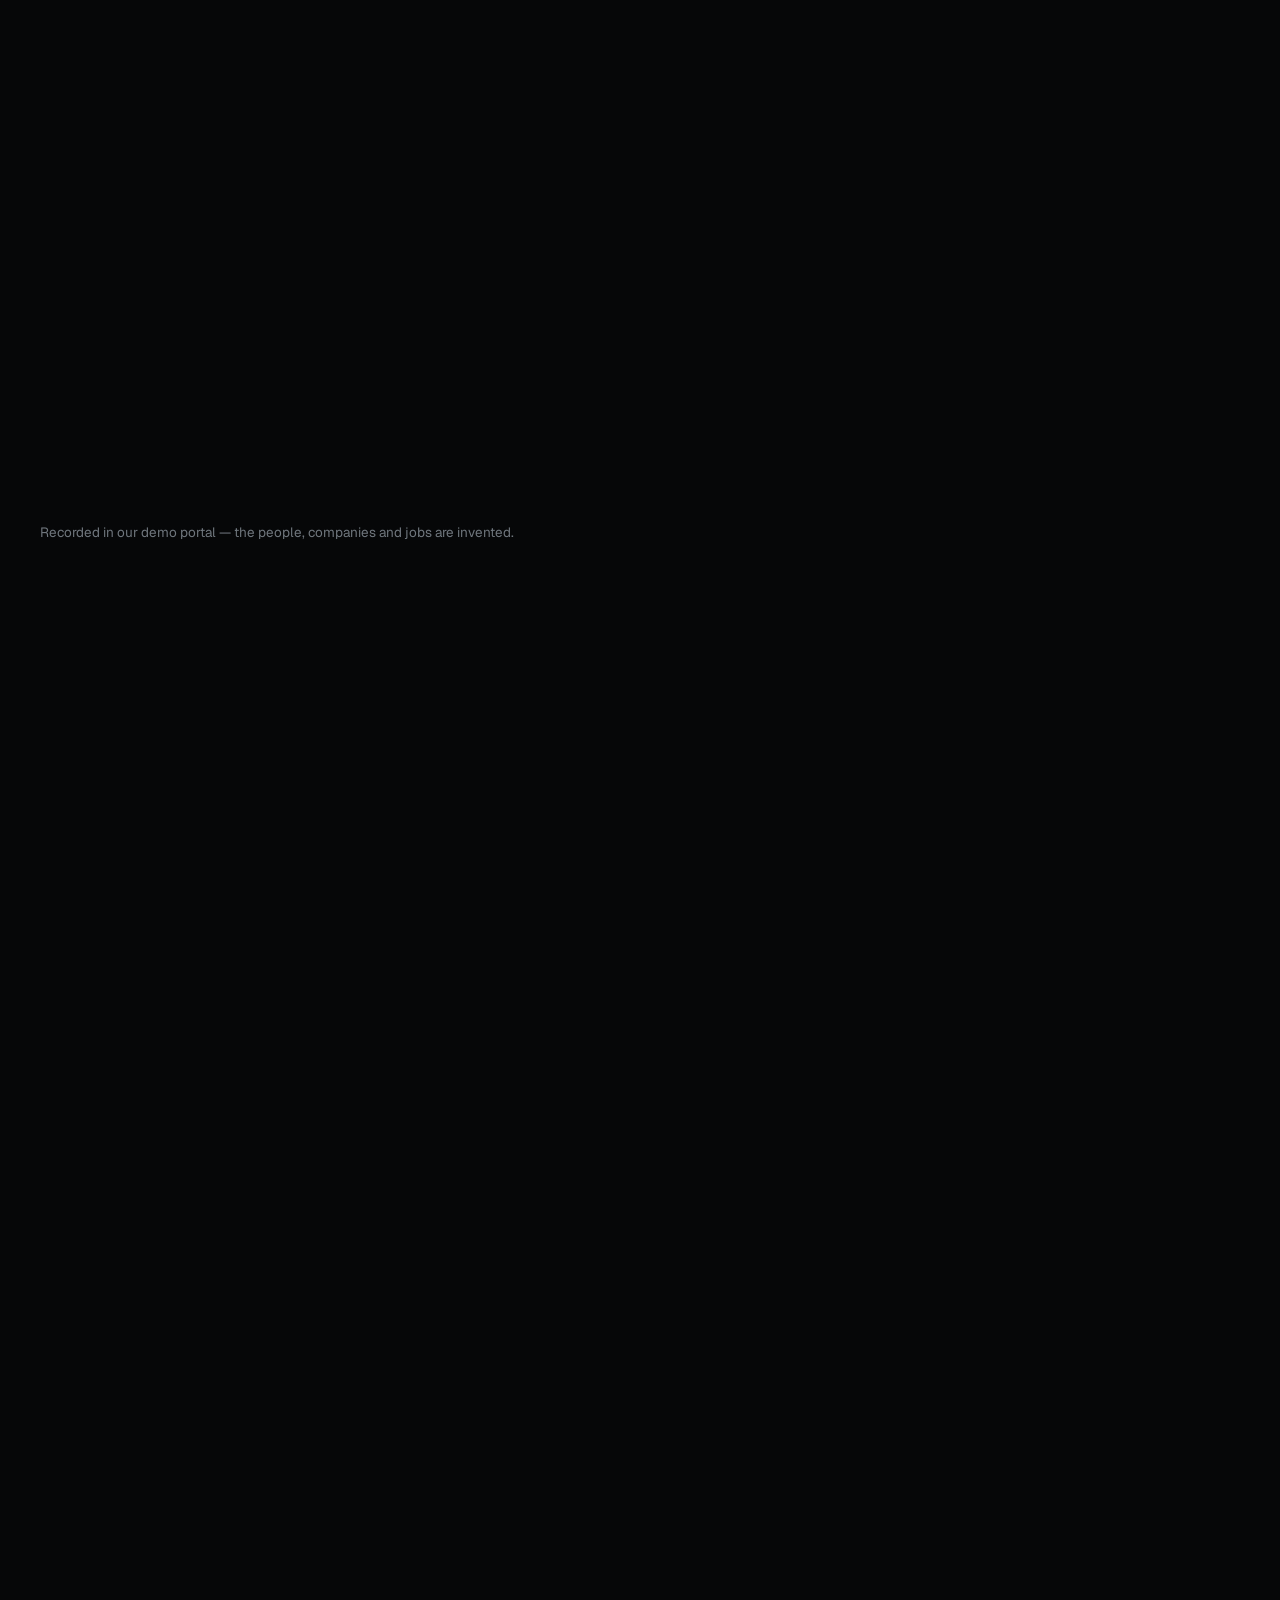
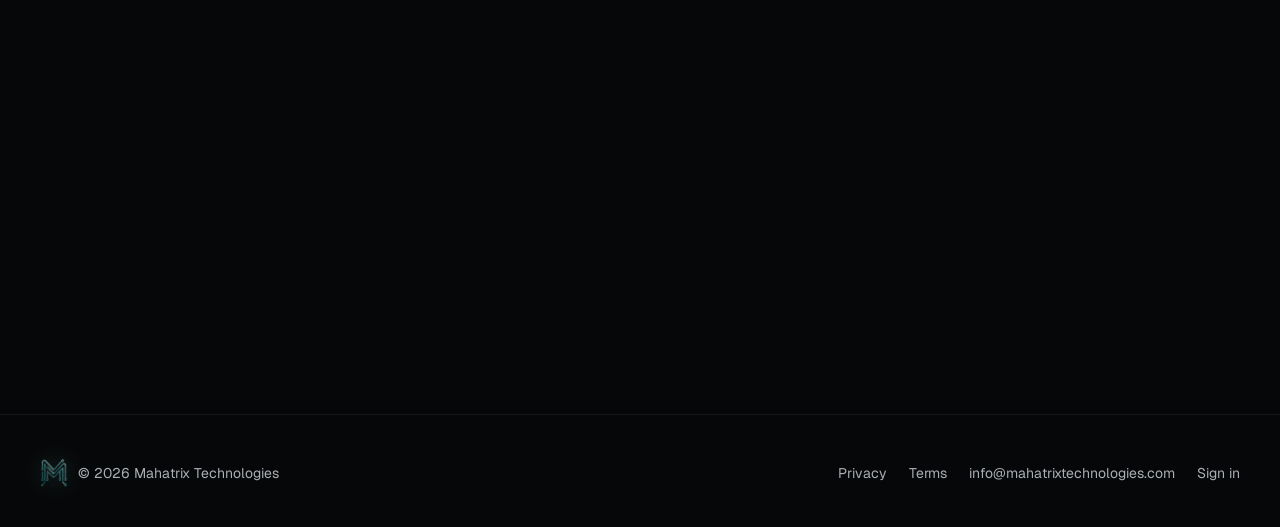
<file: _src/base.html>
<!doctype html>
<html lang="en">
<head>
<meta charset="utf-8">
<meta name="viewport" content="width=device-width, initial-scale=1">
<title>Mahatrix Technologies — Fresh IT jobs, applied for you</title>
<meta name="description" content="Mahatrix finds new IT jobs at companies across the USA every hour, matches them to your resume, and our recruiters apply for you. Staffing and talent placement for employers, too.">
<meta name="theme-color" content="#060708">
<link rel="icon" href="/assets/favicon.png" type="image/png">
<link rel="apple-touch-icon" href="/assets/apple-touch-icon.png">
<meta property="og:type" content="website">
<meta property="og:title" content="Mahatrix Technologies — Fresh IT jobs, applied for you">
<meta property="og:description" content="New IT jobs from companies across the USA, matched to your resume and applied to by our recruiters.">
<meta property="og:image" content="https://mahatrixtechnologies.com/assets/demo-poster.jpg">
<meta property="og:url" content="https://mahatrixtechnologies.com/">
<link rel="canonical" href="https://mahatrixtechnologies.com/">
<link rel="preconnect" href="https://fonts.googleapis.com">
<link rel="preconnect" href="https://fonts.gstatic.com" crossorigin>
<link href="https://fonts.googleapis.com/css2?family=Geist:wght@400;500;600&family=Geist+Mono:wght@500&display=swap" rel="stylesheet">
<link rel="stylesheet" href="/assets/site.css">
<link rel="preload" as="image" href="/assets/logo-lg.png">
<script type="application/ld+json">{"@context":"https://schema.org","@type":"Organization","name":"Mahatrix Technologies","url":"https://mahatrixtechnologies.com","logo":"https://mahatrixtechnologies.com/assets/logo.png","email":"info@mahatrixtechnologies.com"}</script>
</head>
<body>
<div class="ambient" aria-hidden="true"><i></i><i></i></div>

<!-- logo unveil -->
<div class="intro" id="intro" aria-hidden="true">
  <div class="intro-mark">
    <svg viewBox="0 0 200 200">
      <defs><linearGradient id="ig" x1="0" y1="0" x2="1" y2="1"><stop offset="0" stop-color="#d9fff9"/><stop offset=".55" stop-color="#7fe3d6"/><stop offset="1" stop-color="#2aa797"/></linearGradient></defs>
      <path pathLength="1" d="M40 168 V50 Q40 36 52 46 L100 94 L148 46 Q160 36 160 50 V142"/>
      <path pathLength="1" d="M60 150 V74 Q60 64 68 71 L100 104 L132 71 Q140 64 140 74 V162"/>
      <path pathLength="1" d="M24 84 V132"/>
      <path pathLength="1" d="M148 46 L168 26"/>
      <circle pathLength="1" cx="40" cy="174" r="5.5"/><circle pathLength="1" cx="160" cy="148" r="5.5"/>
      <circle pathLength="1" cx="60" cy="156" r="5.5"/><circle pathLength="1" cx="140" cy="168" r="5.5"/>
      <circle pathLength="1" cx="24" cy="78" r="5.5"/><circle pathLength="1" cx="24" cy="138" r="5.5"/><circle pathLength="1" cx="172" cy="22" r="5.5"/>
    </svg>
    <img src="/assets/logo-lg.png" alt="">
    <span class="shine"></span>
  </div>
  <div class="intro-word">MAHATRIX</div>
</div>

<a class="skip" href="#main">Skip to content</a>

<header class="site-head">
  <div class="wrap bar">
    <a class="brand" href="/" aria-label="Mahatrix Technologies home"><img src="/assets/logo.png" alt="" width="36" height="36"><b>MAHATRIX</b></a>
    <nav class="nav" aria-label="Main">
      <a href="#how">How it works</a>
      <a href="#demo">Demo</a>
      <a href="#who">Job seekers</a>
      <a href="#firms">Staffing firms</a>
      <a href="#employers">Employers</a>
      <a href="#pricing">Plans</a>
    </nav>
    <div class="head-cta">
      <a class="btn btn-ghost" href="https://portal.mahatrixtechnologies.com">Sign in</a>
      <a class="btn btn-primary" href="#pricing" data-signup="trial">Start free trial</a>
    </div>
    <button class="menu-btn" aria-label="Open menu" aria-expanded="false"><svg viewBox="0 0 24 24" width="20" height="20" fill="none" stroke="currentColor" stroke-width="2" stroke-linecap="round"><path d="M4 8h16M4 16h16"/></svg></button>
  </div>
</header>

<main id="main">

<section class="hero" aria-labelledby="hero-h">
  <div class="wrap">
    <div>
      <div class="pill-note glass rv"><b>New</b>Jobs matched near you first</div>
      <h1 id="hero-h" class="grad rv d1">Fresh IT jobs. Applied for you, every day.</h1>
      <p class="lede rv d2">Mahatrix watches company career sites across the USA around the clock, matches every new role to your resume, and our recruiters apply for you. Every application shows up in your own account.</p>
      <div class="hero-ctas rv d3">
        <a class="btn btn-primary" href="#pricing" data-signup="trial">Start 5-day free trial</a>
        <a class="btn btn-ghost" href="#demo"><svg viewBox="0 0 24 24" fill="currentColor"><path d="M8 5.5v13l11-6.5z"/></svg>Watch 15-second demo</a>
      </div>
      <div class="facts rv d4">
        <div><b>Across the USA</b><span>companies hiring now</span></div>
        <div><b>Every hour</b><span>new jobs found</span></div>
        <div><b>Every day</b><span>applications in your account</span></div>
      </div>
    </div>

    <div class="board glass rv d2" id="board" aria-label="Illustration: new jobs arriving and being matched">
      <div class="board-top"><span class="live"><i></i>New jobs coming in</span><span>Sample feed</span></div>
      <div class="board-grid">
        <svg class="traces" aria-hidden="true"></svg>
        <div class="sources" aria-hidden="true"><span class="src"><i></i></span><span class="src"><i></i></span><span class="src"><i></i></span><span class="src"><i></i></span><span class="src"><i></i></span><span class="src"><i></i></span></div>
        <ul class="feed" aria-live="off"></ul>
      </div>
      <p class="board-note">Illustration with sample jobs and invented company names. The % is the resume match.</p>
    </div>
  </div>
</section>

<div class="marquee" aria-hidden="true"><div class="marquee-track">
  <span>Data Engineering</span><span>Java Full Stack</span><span>Cloud &amp; DevOps</span><span>AI &amp; Machine Learning</span><span>Business Analysis</span><span>QA Automation</span><span>.NET Development</span><span>Salesforce</span><span>Cybersecurity</span><span>Power BI &amp; Analytics</span><span>Project Management</span>
  <span>Data Engineering</span><span>Java Full Stack</span><span>Cloud &amp; DevOps</span><span>AI &amp; Machine Learning</span><span>Business Analysis</span><span>QA Automation</span><span>.NET Development</span><span>Salesforce</span><span>Cybersecurity</span><span>Power BI &amp; Analytics</span><span>Project Management</span>
</div></div>

<section id="demo" aria-labelledby="demo-h">
  <div class="wrap">
    <div class="sec-head">
      <h2 id="demo-h" class="rv">From new job to assessment invite, in 15 seconds.</h2>
      <p class="lede rv d1">This is the real portal our recruiters use every day.</p>
    </div>
    <div class="video-frame glass rv d2">
      <video id="demoVideo" controls muted loop playsinline preload="metadata" poster="/assets/demo-poster.jpg">
        <source src="/assets/mahatrix-demo.mp4" type="video/mp4">
        Your browser can't play this video. <a href="/assets/mahatrix-demo.mp4">Download it</a>.
      </video>
    </div>
    <div class="video-steps rv d3">
      <div><b>Jobs found</b>New matches, best first</div>
      <div><b>Resume tailored</b>Built from your real experience</div>
      <div><b>Applied</b>Saved in your account</div>
      <div><b>Assessment</b>Invite tracked and followed up</div>
    </div>
    <p class="video-cap">Recorded in our demo portal — the people, companies and jobs are invented.</p>
  </div>
</section>

<section id="how" aria-labelledby="how-h">
  <div class="wrap">
    <div class="sec-head">
      <h2 id="how-h" class="rv">How it works</h2>
      <p class="lede rv d1">The same four steps, every working day, for every candidate.</p>
    </div>
    <ol class="steps">
      <li class="step glass lit rv"><span class="n"></span><h3>Your profile</h3><p>Send your resume, the roles you want, job types (W2, C2C, full-time) and where you live. We set up your account.</p></li>
      <li class="step glass lit rv d1"><span class="n"></span><h3>Jobs matched</h3><p>New jobs arrive every hour and are scored against your resume. Jobs near you come first.</p></li>
      <li class="step glass lit rv d2"><span class="n"></span><h3>We apply for you</h3><p>Your recruiter applies to the strongest matches and records each confirmation. Weak matches are skipped.</p></li>
      <li class="step glass lit rv d3"><span class="n"></span><h3>Calls and next steps</h3><p>See every application and reply. Screens and interviews come with a prep sheet; replies get follow-ups.</p></li>
    </ol>
  </div>
</section>

<section id="who" aria-labelledby="who-h">
  <div class="wrap">
    <div class="split">
      <article class="aud glass lit rv">
        <h3 id="who-h">For job seekers</h3>
        <p class="muted">For IT professionals in the U.S. — H-1B, OPT, green card or citizen — who want more of the right applications without spending every evening on them.</p>
        <ul>
          <li><b>A recruiter applies for you</b> to jobs that match your resume, every working day.</li>
          <li><b>Every application in your account</b> — open each one to see what was sent.</li>
          <li><b>Resume tailored to the job</b> from the experience you already have.</li>
          <li><b>Skill-gap report</b> — the skills employers keep asking for.</li>
          <li><b>Interview prep</b> as soon as a screen is booked.</li>
        </ul>
        <a class="btn btn-primary" href="#pricing" data-signup="trial">Start free trial</a>
      </article>
      <article class="aud glass lit rv d1" id="firms">
        <h3>For staffing firms &amp; consultancies</h3>
        <p class="muted">Give your recruiters a sharper daily workflow — under your own logins, with your candidates' data kept separate.</p>
        <ul>
          <li><b>Fresh job matches for every bench candidate</b>, the best openings first.</li>
          <li><b>A minimum-match rule</b>, so effort goes where interviews come from.</li>
          <li><b>A daily team dashboard</b> — who applied to what, and what is pending.</li>
          <li><b>Results by vendor, source and job age</b>, so you see what works.</li>
          <li><b>Vendor requirement emails</b> matched to your bench automatically.</li>
        </ul>
        <a class="btn btn-ghost" href="#contact" data-chat="staffing_firm">Book a walkthrough</a>
      </article>
    </div>
  </div>
</section>

<section id="employers" aria-labelledby="emp-h">
  <div class="wrap">
    <div class="sec-head">
      <h2 id="emp-h" class="rv">Hiring tech talent? We staff it.</h2>
      <p class="lede rv d1">Mahatrix is also a staffing and talent placement firm. We find, screen and shortlist technology professionals for companies across the United States — permanent, contract or contract-to-hire.</p>
    </div>
    <div class="svc">
      <article class="glass lit rv"><h3>Direct hire placement</h3><p>Permanent technology talent matched to the role's requirements, your team and long-term impact.</p></article>
      <article class="glass lit rv d1"><h3>Contract staffing</h3><p>Contract professionals who can join quickly, support critical projects and scale your delivery.</p></article>
      <article class="glass lit rv d2"><h3>Contract-to-hire</h3><p>See how someone performs in the real work environment before making a permanent offer.</p></article>
      <article class="glass lit rv"><h3>Executive search</h3><p>Targeted search for engineering managers, directors and VP-level technology leaders.</p></article>
      <article class="glass lit rv d1"><h3>Sales &amp; telemarketing staffing</h3><p>SDRs, inside sales reps, telemarketing specialists and customer-facing teams.</p></article>
      <article class="glass lit rv d2"><h3>Candidate coaching</h3><p>Resume guidance, interview preparation and offer support for the candidates we place.</p></article>
    </div>
    <div class="emp-row">
      <div class="glass rv">
        <h3>Roles we recruit for</h3>
        <ul class="roles"><li>Software engineers</li><li>Cloud &amp; DevOps engineers</li><li>Data professionals</li><li>AI &amp; ML engineers</li><li>Cybersecurity specialists</li><li>Product &amp; design</li><li>Engineering leadership</li><li>Sales &amp; customer teams</li><li>Emerging tech talent</li></ul>
      </div>
      <div class="glass rv d1">
        <h3>How a search runs</h3>
        <ol class="mini-steps">
          <li><b>Discover.</b> We agree the skills, team, compensation range and ideal profile.</li>
          <li><b>Attract.</b> We reach active and passive candidates and screen them for the role.</li>
          <li><b>Shortlist.</b> You get a short list of relevant people, not a pile of resumes.</li>
          <li><b>Close.</b> We help with interviews, feedback, the offer and the first weeks.</li>
        </ol>
      </div>
    </div>
    <a class="btn btn-primary rv" href="#contact" data-chat="employer">Tell us who you're hiring</a>
  </div>
</section>

<section aria-labelledby="promise-h">
  <div class="wrap promise">
    <div>
      <h2 id="promise-h" class="rv" style="margin-bottom:24px">What we promise</h2>
      <blockquote class="rv d1">No one can honestly promise you a job. We promise the work: fresh jobs, careful applications, and an honest report of what happened.</blockquote>
    </div>
    <ul class="dont glass rv d2">
      <li><b>No job or interview guarantees.</b> Hiring decisions are the employer's.</li>
      <li><b>Quality over volume.</b> Weak matches are skipped unless there is a real reason to apply.</li>
      <li><b>Your data is not for sale.</b> We use it only to run your job search.</li>
      <li><b>Nothing sent in your name without review.</b> Follow-ups are checked by a person first.</li>
    </ul>
  </div>
</section>

<section id="pricing" aria-labelledby="pricing-h">
  <div class="wrap">
    <div class="sec-head">
      <h2 id="pricing-h" class="rv">Plans</h2>
      <p class="lede rv d1">Pick how many applications a day you want. Month to month — stop any time. Message us and we'll share the plan details.</p>
    </div>
    <div class="zero-cut glass lit rv"><b>0%</b><div><h3>We never take a cut of your salary.</h3><p>No placement fee, no percentage, nothing after you're hired — the job and the full paycheck are yours.</p></div></div>
    <div class="trial-line glass rv"><p><b>Not sure yet?</b> Start with a 5-day free trial. No card needed.</p><a class="btn btn-ghost" href="#" data-signup="trial">Start free trial</a></div>
    <div class="plans">
      <article class="plan glass lit rv">
        <h3>Starter</h3><p class="apps">30 applications a day</p>
        <ul><li>Full-time and contract jobs</li><li>Jobs near you first</li><li>Daily applications report</li><li>Your own account login</li></ul>
        <button class="btn btn-ghost" data-signup="starter">Choose Starter</button>
      </article>
      <article class="plan glass lit rv d1">
        <h3>Growth</h3><p class="apps">50 applications a day</p>
        <ul><li>Everything in Starter</li><li>Tailored resumes (limited)</li><li>Skill-gap report</li></ul>
        <button class="btn btn-ghost" data-signup="growth">Choose Growth</button>
      </article>
      <article class="plan glass lit pick rv d2">
        <span class="tag">Recommended</span>
        <h3>Pro</h3><p class="apps">70 applications a day</p>
        <ul><li>Everything in Growth</li><li>Up to 10 tailored resumes</li><li>Assessment &amp; RTR follow-up</li><li>Vendor call prep</li></ul>
        <button class="btn btn-primary" data-signup="pro">Choose Pro</button>
      </article>
      <article class="plan glass lit rv d3">
        <h3>Elite</h3><p class="apps">Unlimited applications</p>
        <ul><li>Everything in Pro</li><li>Unlimited tailored resumes</li><li>Interview training</li></ul>
        <button class="btn btn-ghost" data-signup="elite">Choose Elite</button>
      </article>
    </div>
    <div class="firm-plan glass rv">
      <p><b>Staffing firms:</b> the full platform for your recruiters, per recruiter seat. Tell us your team size and we'll send a quote.</p>
      <a class="btn btn-ghost" href="#contact" data-chat="staffing_firm">Get a quote</a>
    </div>
  </div>
</section>

<section id="faq" aria-labelledby="faq-h">
  <div class="wrap">
    <div class="sec-head"><h2 id="faq-h" class="rv">Questions</h2></div>
    <div class="faq rv d1">
      <details><summary>Do you guarantee a job or interviews?</summary><p>No. Employers decide who they call, and anyone who guarantees that is not being straight with you. What we guarantee is the work: fresh matching jobs, careful applications, and a clear report of results.</p></details>
      <details><summary>Who actually applies — me or you?</summary><p>Your Mahatrix recruiter applies on your behalf to jobs that match your profile, and records each confirmation. You can see every application in your account and tell us any company or role to avoid.</p></details>
      <details><summary>Where do the jobs come from?</summary><p>From the employers' own career sites, at companies across the USA, plus vendor requirements sent to our recruiters. We check around the clock and add new jobs every hour.</p></details>
      <details><summary>What about my work authorization?</summary><p>Tell us your status when you sign up. Jobs that say you can't apply — for example citizenship or a clearance required, or no visa sponsorship when you need it — are filtered out.</p></details>
      <details><summary>Do you take a percentage of my salary when I get hired?</summary><p>No — never. There is no placement fee and no percentage of your pay, before or after you're hired. You only pay for your plan while we're working on your job search.</p></details>
      <details><summary>How much does it cost?</summary><p>It depends on the plan — how many applications a day and how much resume and interview help you want. <a href="#" data-chat="job_seeker">Message us</a> and we'll share the details, or start with the 5-day free trial.</p></details>
      <details><summary>Can I cancel?</summary><p>Yes. Plans are month to month. If you don't renew, work pauses at the end of the paid month and you can still sign in to see your past applications.</p></details>
      <details><summary>What happens to my resume and details?</summary><p>They are used only to run your job search and are never sold. See our <a href="/privacy.html">privacy policy</a>, or email us to have your data deleted.</p></details>
      <details><summary>Can my staffing firm use the platform with our own recruiters?</summary><p>Yes. Your team gets its own logins, and your candidates' data stays separate. <a href="#" data-chat="staffing_firm">Message us</a> with your team size for a walkthrough and a quote.</p></details>
    </div>
  </div>
</section>

<section id="contact" aria-labelledby="contact-h" style="padding-top:0">
  <div class="wrap">
    <div class="contact glass rv">
      <div>
        <h2 id="contact-h">Talk to us</h2>
        <p class="lede">Questions about plans, a role you need to fill, a walkthrough for your team, or help with your account — send us a message and we'll reply by email.</p>
      </div>
      <div class="actions">
        <a class="mail" href="mailto:info@mahatrixtechnologies.com">info@mahatrixtechnologies.com</a>
        <button class="btn btn-primary" type="button" data-chat="">Send us a message</button>
        <span class="hint">Already a customer? <a href="https://portal.mahatrixtechnologies.com">Sign in</a></span>
      </div>
    </div>
  </div>
</section>

</main>

<footer class="site-foot">
  <div class="wrap">
    <a class="brand" href="/"><img src="/assets/logo.png" alt="" width="28" height="28"><span>© <span id="year">2026</span> Mahatrix Technologies</span></a>
    <nav aria-label="Footer">
      <a href="/privacy.html">Privacy</a>
      <a href="/terms.html">Terms</a>
      <a href="mailto:info@mahatrixtechnologies.com">info@mahatrixtechnologies.com</a>
      <a href="https://portal.mahatrixtechnologies.com">Sign in</a>
    </nav>
  </div>
</footer>

<!-- free-trial / plan sign-up -->
<dialog id="signup" aria-labelledby="signupTitle">
  <div class="dlg-head"><div><h2 id="signupTitle">Start your free trial</h2><p class="muted" style="margin:6px 0 0">We review every sign-up and email you, usually within one business day, to set up your account.</p></div><button class="x" type="button" data-close aria-label="Close">✕</button></div>
  <form class="form" novalidate>
    <input type="hidden" name="plan" value="trial">
    <label>First name<input name="first_name" autocomplete="given-name" required></label>
    <label>Last name<input name="last_name" autocomplete="family-name" required></label>
    <label>Email<input name="email" type="email" autocomplete="email" required></label>
    <label>Phone<input name="phone" type="tel" autocomplete="tel" required></label>
    <label class="full">Job role you want<input name="role" placeholder="e.g. Data Engineer, Java Developer, Business Analyst" required></label>
    <label>Work authorization<select name="work_authorization"><option value="">Choose…</option><option>H-1B</option><option>OPT / STEM OPT</option><option>CPT</option><option>H-4 EAD</option><option>Green card</option><option>U.S. citizen</option><option>Other</option></select></label>
    <label>Years of experience<input name="experience_years" inputmode="numeric" placeholder="e.g. 6"></label>
    <label>City, state<input name="location" autocomplete="address-level2" placeholder="e.g. Dallas, TX"></label>
    <label>LinkedIn (optional)<input name="linkedin" placeholder="linkedin.com/in/…"></label>
    <fieldset class="full" style="border:0;padding:0;margin:0;display:flex;gap:18px;flex-wrap:wrap;color:var(--ink-2);font-size:14px"><legend style="margin-bottom:6px">Job types</legend>
      <label class="check"><input type="checkbox" name="job_types" value="Full-time">Full-time</label>
      <label class="check"><input type="checkbox" name="job_types" value="W2">W2 contract</label>
      <label class="check"><input type="checkbox" name="job_types" value="C2C">C2C</label>
    </fieldset>
    <label class="full">Anything we should know? (optional)<textarea name="message" rows="3"></textarea></label>
    <span class="trap" aria-hidden="true"><input name="company_website" tabindex="-1" autocomplete="off"></span>
    <label class="check full"><input type="checkbox" name="agree" value="1"><span>I agree to the <a href="/terms.html" target="_blank">Terms</a> and <a href="/privacy.html" target="_blank">Privacy Policy</a>, and I understand Mahatrix does not guarantee a job or interviews.</span></label>
    <div class="err full" role="alert"></div>
    <div class="row-end full"><button class="btn btn-ghost" type="button" data-close>Cancel</button><button class="btn btn-primary" type="submit">Send</button></div>
  </form>
  <div class="done" hidden><p><b>Thanks — we have your details.</b></p><p>We'll email you from info@mahatrixtechnologies.com — usually within one business day — to set up your account.</p><button class="btn btn-ghost" type="button" data-close>Close</button></div>
</dialog>

<!-- chat -->
<button class="chat-btn" id="chatBtn" type="button" aria-controls="chat" aria-expanded="false"><svg viewBox="0 0 24 24" fill="none" stroke="currentColor" stroke-width="2" stroke-linecap="round" stroke-linejoin="round"><path d="M21 12a8 8 0 0 1-11.6 7.1L4 20l1-4.6A8 8 0 1 1 21 12z"/></svg><span>Chat with us</span></button>
<div class="chat glass" id="chat" role="dialog" aria-label="Message Mahatrix">
  <div class="chat-head"><img src="/assets/logo.png" alt=""><div><b>Mahatrix support</b><span>We reply by email</span></div><button class="x" type="button" aria-label="Close chat">✕</button></div>
  <div class="chat-body">
    <div class="bubble">Hi! Ask us about plans, a role you need to fill, a walkthrough for your team, or your account. Leave your email and we'll write back.</div>
    <form class="form" novalidate>
      <label>Your name<input name="name" autocomplete="name" required></label>
      <label>Email<input name="email" type="email" autocomplete="email" required></label>
      <label>I'm a<select name="kind"><option value="job_seeker">Job seeker</option><option value="staffing_firm">Staffing firm / consultancy</option><option value="employer">Employer hiring talent</option><option value="other">Something else</option></select></label>
      <label>Message<textarea name="message" required></textarea></label>
      <span class="trap" aria-hidden="true"><input name="website" tabindex="-1" autocomplete="off"></span>
      <div class="err" role="alert"></div>
      <button class="btn btn-primary" type="submit">Send message</button>
      <span class="hint">Prefer email? <a href="mailto:info@mahatrixtechnologies.com">info@mahatrixtechnologies.com</a></span>
    </form>
    <div class="done" hidden style="padding:0"><div class="bubble"><b>Message sent.</b> We'll reply to your email from info@mahatrixtechnologies.com.</div></div>
  </div>
</div>

<script src="/assets/site.js" defer></script>
</body>
</html>
</file>
<file: assets/site.css>
/* Mahatrix Technologies — website v2. Obsidian + glass; the logo's teal is used only as light. */
:root{
  --bg:#060708;
  --bg-2:#0b0d0f;
  --glass:rgba(255,255,255,.045);
  --glass-2:rgba(255,255,255,.07);
  --glass-line:rgba(255,255,255,.10);
  --glass-hi:rgba(255,255,255,.22);
  --ink:#f4f5f6;
  --ink-2:#a9afb5;
  --ink-3:#6f767d;
  --glint:#7fe3d6;          /* logo teal, lightened: glows, focus, small highlights */
  --glint-deep:#2aa797;
  --steel:#8fa7c9;          /* second light colour in the background */
  --warn:#ff8c7a;
  --r-xl:28px;--r-lg:20px;--r:14px;--r-sm:10px;
  --font:'Geist',ui-sans-serif,system-ui,-apple-system,'Segoe UI',sans-serif;
  --mono:'Geist Mono',ui-monospace,monospace;
  --wrap:1200px;
  --ease:cubic-bezier(.2,.75,.15,1);
}
*{box-sizing:border-box}
html{scroll-behavior:smooth;-webkit-text-size-adjust:100%}
body{margin:0;background:var(--bg);color:var(--ink);font:400 17px/1.6 var(--font);-webkit-font-smoothing:antialiased;overflow-x:hidden}
img,video,svg{display:block;max-width:100%}
a{color:var(--ink);text-decoration-color:rgba(255,255,255,.35);text-underline-offset:3px}
a:hover{text-decoration-color:var(--glint)}
:focus-visible{outline:2px solid var(--glint);outline-offset:3px;border-radius:8px}
.wrap{width:min(var(--wrap),100% - 32px);margin-inline:auto}
.skip{position:absolute;left:-999px;top:8px;background:#fff;color:#000;padding:8px 14px;border-radius:8px;z-index:200}
.skip:focus{left:12px}
::selection{background:rgba(127,227,214,.35)}

/* background light: two slow glows + grain, behind everything */
.ambient{position:fixed;inset:0;z-index:-1;pointer-events:none;overflow:hidden}
.ambient i{position:absolute;border-radius:50%;filter:blur(90px);opacity:.55}
.ambient i:nth-child(1){width:760px;height:760px;left:55%;top:-280px;background:radial-gradient(circle,rgba(42,167,151,.55),transparent 65%);animation:drift1 26s ease-in-out infinite alternate}
.ambient i:nth-child(2){width:680px;height:680px;left:-220px;top:38%;background:radial-gradient(circle,rgba(143,167,201,.30),transparent 65%);animation:drift2 32s ease-in-out infinite alternate}
.ambient::after{content:"";position:absolute;inset:0;opacity:.07;background-image:url("data:image/svg+xml,%3Csvg xmlns='http://www.w3.org/2000/svg' width='160' height='160'%3E%3Cfilter id='n'%3E%3CfeTurbulence type='fractalNoise' baseFrequency='.9' numOctaves='2' stitchTiles='stitch'/%3E%3C/filter%3E%3Crect width='100%25' height='100%25' filter='url(%23n)'/%3E%3C/svg%3E")}
@keyframes drift1{to{transform:translate(-160px,140px) scale(1.12)}}
@keyframes drift2{to{transform:translate(180px,-120px) scale(.92)}}

/* glass surface: frosted, a lit top edge, and a light that follows the pointer (--x/--y set by JS) */
.glass{position:relative;background:linear-gradient(180deg,rgba(255,255,255,.065),rgba(255,255,255,.025));border:1px solid var(--glass-line);border-radius:var(--r-lg);
  backdrop-filter:blur(18px) saturate(140%);-webkit-backdrop-filter:blur(18px) saturate(140%);
  box-shadow:inset 0 1px 0 rgba(255,255,255,.14),inset 0 -1px 0 rgba(255,255,255,.03),0 30px 60px -30px rgba(0,0,0,.8)}
.glass.lit::before{content:"";position:absolute;inset:0;border-radius:inherit;pointer-events:none;opacity:0;transition:opacity .4s;
  background:radial-gradient(420px circle at var(--x,50%) var(--y,0%),rgba(127,227,214,.12),transparent 45%)}
.glass.lit:hover::before{opacity:1}
.glass.lit::after{content:"";position:absolute;inset:-1px;border-radius:inherit;pointer-events:none;padding:1px;opacity:0;transition:opacity .4s;
  background:radial-gradient(260px circle at var(--x,50%) var(--y,0%),rgba(127,227,214,.75),transparent 60%);
  -webkit-mask:linear-gradient(#000 0 0) content-box,linear-gradient(#000 0 0);-webkit-mask-composite:xor;mask:linear-gradient(#000 0 0) content-box exclude,linear-gradient(#000 0 0)}
.glass.lit:hover::after{opacity:1}

/* type */
h1,h2,h3{margin:0;font-weight:600;letter-spacing:-.035em;color:var(--ink)}
h1{font-size:clamp(44px,6.4vw,84px);line-height:.98;letter-spacing:-.05em}
h2{font-size:clamp(34px,4.2vw,56px);line-height:1.02;letter-spacing:-.045em}
h3{font-size:21px;line-height:1.25;letter-spacing:-.02em}
p{margin:0 0 1em}
.lede{font-size:clamp(18px,1.55vw,21px);line-height:1.55;color:var(--ink-2);max-width:58ch}
.muted{color:var(--ink-2)}
.hint{color:var(--ink-3);font-size:14px}
.grad{background:linear-gradient(180deg,#fff 30%,rgba(255,255,255,.55));-webkit-background-clip:text;background-clip:text;color:transparent}

/* buttons */
.btn{position:relative;display:inline-flex;align-items:center;justify-content:center;gap:10px;white-space:nowrap;font:500 16px/1 var(--font);padding:15px 24px;border-radius:999px;border:1px solid transparent;cursor:pointer;text-decoration:none;overflow:hidden;transition:transform .25s var(--ease),background .25s,border-color .25s,box-shadow .25s}
.btn:active{transform:scale(.98)}
.btn-primary{background:#fff;color:#07080a;box-shadow:0 0 0 1px rgba(255,255,255,.6),0 10px 40px -10px rgba(127,227,214,.55)}
.btn-primary::after{content:"";position:absolute;inset:0;background:linear-gradient(110deg,transparent 30%,rgba(127,227,214,.45) 50%,transparent 70%);transform:translateX(-120%);transition:transform .8s var(--ease)}
.btn-primary:hover::after{transform:translateX(120%)}
.btn-primary:hover{color:#07080a}
.btn-ghost{background:rgba(255,255,255,.04);color:var(--ink);border-color:var(--glass-line);backdrop-filter:blur(10px)}
.btn-ghost:hover{border-color:rgba(255,255,255,.35);background:rgba(255,255,255,.08)}
.btn svg{width:16px;height:16px}

/* intro: the logo is drawn as circuit lines, then turns to glass, then the page opens */
.intro{position:fixed;inset:0;z-index:300;display:grid;place-items:center;background:#040505;transition:opacity .7s var(--ease),visibility .7s}
.intro.done{opacity:0;visibility:hidden}
.intro-mark{position:relative;width:min(220px,46vw);aspect-ratio:1}
.intro-mark svg{position:absolute;inset:0;width:100%;height:100%;overflow:visible}
.intro-mark path,.intro-mark circle{fill:none;stroke:url(#ig);stroke-width:3.2;stroke-linecap:round;stroke-linejoin:round;stroke-dasharray:1;stroke-dashoffset:1;animation:draw 1.15s var(--ease) forwards}
.intro-mark circle{stroke-width:2.6;animation-delay:.75s;animation-duration:.5s}
.intro-mark img{position:absolute;inset:-6%;width:112%;height:112%;opacity:0;filter:drop-shadow(0 0 40px rgba(127,227,214,.35));animation:glassin .9s 1.15s var(--ease) forwards}
.intro-mark .shine{position:absolute;inset:-10%;border-radius:20px;background:linear-gradient(115deg,transparent 35%,rgba(255,255,255,.55) 50%,transparent 65%);mix-blend-mode:overlay;transform:translateX(-140%);animation:shine 1.1s 1.6s var(--ease) forwards}
.intro-word{position:absolute;top:calc(50% + min(150px,32vw));left:0;right:0;text-align:center;font:500 15px/1 var(--font);letter-spacing:.42em;color:rgba(255,255,255,.8);opacity:0;animation:fadeup .7s 1.55s var(--ease) forwards;padding-left:.42em}
@keyframes draw{to{stroke-dashoffset:0}}
@keyframes glassin{from{opacity:0;transform:scale(.94)}to{opacity:1;transform:none}}
@keyframes shine{to{transform:translateX(140%)}}
@keyframes fadeup{from{opacity:0;transform:translateY(10px)}to{opacity:1;transform:none}}

/* header */
.site-head{position:fixed;top:14px;left:0;right:0;z-index:60;pointer-events:none}
.site-head .bar{pointer-events:auto;display:flex;align-items:center;gap:22px;height:64px;padding:0 10px 0 18px;border-radius:999px;transition:background .3s,border-color .3s,box-shadow .3s;border:1px solid transparent}
.site-head.scrolled .bar{background:rgba(12,14,16,.62);border-color:var(--glass-line);backdrop-filter:blur(18px) saturate(150%);-webkit-backdrop-filter:blur(18px) saturate(150%);box-shadow:inset 0 1px 0 rgba(255,255,255,.1),0 20px 40px -24px rgba(0,0,0,.9)}
.brand{display:flex;align-items:center;gap:10px;text-decoration:none;color:var(--ink)}
.brand img{width:36px;height:36px;filter:drop-shadow(0 0 12px rgba(127,227,214,.35))}
.brand b{font:600 17px/1 var(--font);letter-spacing:.16em}
.nav{display:flex;gap:4px;margin-left:auto}
.nav a{color:var(--ink-2);text-decoration:none;font-size:15px;padding:9px 13px;border-radius:999px;transition:color .2s,background .2s}
.nav a:hover{color:var(--ink);background:rgba(255,255,255,.06)}
.head-cta{display:flex;gap:8px}
.head-cta .btn{padding:11px 18px;font-size:15px}
.menu-btn{display:none;margin-left:auto;background:rgba(255,255,255,.05);border:1px solid var(--glass-line);color:var(--ink);border-radius:999px;width:44px;height:44px;cursor:pointer}
@media (max-width:1040px){
  .nav,.head-cta .btn-ghost{display:none}
  .menu-btn{display:grid;place-items:center}
  .head-cta{margin-left:8px}
  .site-head .bar{background:rgba(12,14,16,.7);border-color:var(--glass-line);backdrop-filter:blur(18px);-webkit-backdrop-filter:blur(18px)}
  .site-head.open .nav{display:flex;position:absolute;top:76px;left:16px;right:16px;flex-direction:column;gap:2px;padding:10px;border-radius:var(--r-lg);background:rgba(12,14,16,.92);border:1px solid var(--glass-line);backdrop-filter:blur(18px)}
  .site-head.open .nav a{padding:13px 14px;font-size:17px}
}
@media (max-width:520px){.brand b{display:none}.head-cta .btn{padding:10px 14px}}

/* hero */
.hero{position:relative;padding:168px 0 90px;min-height:100vh;display:flex;align-items:center}
.hero .wrap{display:grid;grid-template-columns:minmax(0,1.05fr) minmax(0,.95fr);gap:60px;align-items:center}
.pill-note{display:inline-flex;align-items:center;gap:10px;padding:7px 14px 7px 8px;border-radius:999px;font-size:14px;color:var(--ink-2);margin-bottom:28px}
.pill-note b{font-weight:500;color:#07080a;background:var(--glint);padding:3px 9px;border-radius:999px;font-size:12.5px}
.hero h1{max-width:12ch}
.hero .lede{margin:26px 0 36px}
.hero-ctas{display:flex;gap:12px;flex-wrap:wrap}
.facts{display:flex;gap:34px;flex-wrap:wrap;margin-top:48px}
.facts div{min-width:120px}
.facts b{display:block;font-weight:600;font-size:22px;letter-spacing:-.02em}
.facts span{font-size:14px;color:var(--ink-3)}
@media (max-width:980px){.hero{min-height:0;padding:130px 0 60px}.hero .wrap{grid-template-columns:1fr;gap:44px}}

/* the live board */
.board{padding:22px;border-radius:var(--r-xl);transform-style:preserve-3d;transition:transform .5s var(--ease)}
.board-top{display:flex;justify-content:space-between;align-items:center;margin-bottom:16px;font-size:14px;color:var(--ink-2)}
.live{display:inline-flex;align-items:center;gap:9px;color:var(--ink)}
.live i{width:8px;height:8px;border-radius:50%;background:var(--glint);box-shadow:0 0 0 0 rgba(127,227,214,.6);animation:ping 1.8s infinite}
@keyframes ping{80%,100%{box-shadow:0 0 0 10px rgba(127,227,214,0)}}
.board-grid{position:relative;display:grid;grid-template-columns:36px minmax(0,1fr);min-height:388px}
.sources{display:flex;flex-direction:column;justify-content:space-between;align-items:flex-start;padding:6px 0;z-index:2}
.src i{display:block;width:11px;height:11px;border-radius:50%;border:2px solid rgba(255,255,255,.35);background:var(--bg);transition:all .3s}
.src.hot i{background:var(--glint);border-color:var(--glint);box-shadow:0 0 14px rgba(127,227,214,.9)}
.traces{position:absolute;inset:0;z-index:1;pointer-events:none}
.traces path{fill:none;stroke:rgba(255,255,255,.14);stroke-width:1.6;stroke-linecap:round;stroke-linejoin:round}
.traces path.lit{stroke:var(--glint);filter:drop-shadow(0 0 5px rgba(127,227,214,.85))}
.traces circle{fill:#fff;filter:drop-shadow(0 0 6px var(--glint))}
.feed{position:relative;z-index:2;list-style:none;margin:0;padding:0 0 0 30px;display:flex;flex-direction:column;gap:10px}
.job{background:rgba(255,255,255,.04);border:1px solid var(--glass-line);border-radius:var(--r);padding:13px 15px;display:grid;grid-template-columns:minmax(0,1fr) auto;gap:2px 12px;align-items:center;box-shadow:inset 0 1px 0 rgba(255,255,255,.07)}
.job b{font-weight:600;font-size:15.5px;letter-spacing:-.01em;white-space:nowrap;overflow:hidden;text-overflow:ellipsis;min-width:0}
.job span{font-size:13px;color:var(--ink-3);grid-column:1;white-space:nowrap;overflow:hidden;text-overflow:ellipsis;min-width:0}
.job em{grid-row:1/span 2;grid-column:2;font:500 13px/1 var(--mono);font-style:normal;color:var(--ink);border:1px solid var(--glass-line);padding:7px 10px;border-radius:999px}
.job.new{animation:slot .8s var(--ease);border-color:rgba(127,227,214,.45);background:linear-gradient(90deg,rgba(127,227,214,.10),rgba(255,255,255,.03))}
.job.new em{color:#07080a;background:var(--glint);border-color:var(--glint)}
@keyframes slot{from{opacity:0;transform:translateY(-16px) scale(.98);filter:blur(4px)}to{opacity:1;transform:none;filter:none}}
.board-note{margin:14px 0 0;font-size:12.5px;color:var(--ink-3)}
@media (max-width:560px){.board-grid{grid-template-columns:1fr}.sources,.traces{display:none}.feed{padding:0}.board{padding:16px}}

/* marquee */
.marquee{position:relative;overflow:hidden;padding:26px 0;border-block:1px solid rgba(255,255,255,.06);-webkit-mask:linear-gradient(90deg,transparent,#000 12%,#000 88%,transparent);mask:linear-gradient(90deg,transparent,#000 12%,#000 88%,transparent)}
.marquee-track{display:flex;gap:56px;width:max-content;animation:marq 48s linear infinite}
.marquee span{font-size:20px;color:var(--ink-3);letter-spacing:-.01em;white-space:nowrap;display:flex;align-items:center;gap:56px}
.marquee span::after{content:"";width:6px;height:6px;border-radius:50%;background:rgba(127,227,214,.6)}
@keyframes marq{to{transform:translateX(-50%)}}

/* sections */
section{padding:120px 0}
.sec-head{max-width:780px;margin-bottom:56px}
.sec-head h2{margin-bottom:18px}
@media (max-width:700px){section{padding:76px 0}}
section[id]{scroll-margin-top:90px}

/* reveal on scroll (JS adds .in) */
.rv{opacity:0;transform:translateY(26px);filter:blur(6px);transition:opacity .9s var(--ease),transform .9s var(--ease),filter .9s var(--ease)}
.rv.in{opacity:1;transform:none;filter:none}
.rv.d1{transition-delay:.08s}.rv.d2{transition-delay:.16s}.rv.d3{transition-delay:.24s}.rv.d4{transition-delay:.32s}

/* video */
.video-frame{padding:10px;border-radius:var(--r-xl)}
.video-frame video{width:100%;aspect-ratio:16/9;border-radius:20px;background:#000}
.video-steps{display:grid;grid-template-columns:repeat(5,1fr);gap:12px;margin-top:18px}
.video-steps div{font-size:14px;color:var(--ink-2);padding:12px 14px;border-radius:var(--r);border:1px solid rgba(255,255,255,.07);background:rgba(255,255,255,.025)}
.video-steps b{display:block;color:var(--ink);font-weight:500;margin-bottom:2px}
.video-cap{margin-top:14px;font-size:13.5px;color:var(--ink-3)}
@media (max-width:760px){.video-steps{grid-template-columns:1fr 1fr}}

/* steps (a real sequence) */
.steps{list-style:none;margin:0;padding:0;display:grid;grid-template-columns:repeat(4,1fr);gap:16px;counter-reset:s}
.step{padding:28px 24px 26px;border-radius:var(--r-lg)}
.step::marker{content:none}
.step .n{counter-increment:s;display:block;font:500 13px/1 var(--mono);color:var(--glint);margin-bottom:46px}
.step .n::before{content:"0" counter(s)}
.step h3{margin-bottom:10px}
.step p{color:var(--ink-2);font-size:16px;margin:0}
@media (max-width:980px){.steps{grid-template-columns:1fr 1fr}}
@media (max-width:560px){.steps{grid-template-columns:1fr}}

/* audiences */
.split{display:grid;grid-template-columns:1fr 1fr;gap:18px}
.aud{padding:40px;border-radius:var(--r-xl)}
.aud h3{font-size:30px;letter-spacing:-.035em;margin-bottom:12px}
.aud ul{list-style:none;margin:28px 0 32px;padding:0;display:grid;gap:14px}
.aud li{position:relative;padding-left:30px;color:var(--ink-2)}
.aud li::before{content:"";position:absolute;left:0;top:.42em;width:16px;height:16px;border-radius:50%;background:radial-gradient(circle at 35% 35%,#fff,var(--glint) 45%,var(--glint-deep));box-shadow:0 0 12px rgba(127,227,214,.5)}
.aud li b{color:var(--ink);font-weight:500}
@media (max-width:900px){.split{grid-template-columns:1fr}.aud{padding:28px}}

/* employers */
.svc{display:grid;grid-template-columns:repeat(3,1fr);gap:14px;margin-bottom:18px}
.svc article{padding:28px 26px;border-radius:var(--r-lg)}
.svc h3{font-size:19px;margin-bottom:10px}
.svc p{color:var(--ink-2);font-size:16px;margin:0}
.emp-row{display:grid;grid-template-columns:1fr 1fr;gap:18px;margin-bottom:36px}
.emp-row>div{padding:30px;border-radius:var(--r-lg)}
.emp-row h3{margin-bottom:18px}
.roles{list-style:none;margin:0;padding:0;display:flex;flex-wrap:wrap;gap:8px}
.roles li{padding:8px 14px;border:1px solid var(--glass-line);border-radius:999px;font-size:15px;color:var(--ink-2);background:rgba(255,255,255,.03)}
.mini-steps{margin:0;padding-left:22px;color:var(--ink-2);display:grid;gap:10px}
.mini-steps b{color:var(--ink);font-weight:500}
@media (max-width:900px){.svc{grid-template-columns:1fr 1fr}.emp-row{grid-template-columns:1fr}}
@media (max-width:560px){.svc{grid-template-columns:1fr}}

/* promise */
.promise{display:grid;grid-template-columns:1.1fr 1fr;gap:56px;align-items:start}
.promise blockquote{margin:0;font-weight:500;font-size:clamp(26px,2.8vw,36px);line-height:1.22;letter-spacing:-.03em}
.dont{list-style:none;margin:0;padding:6px 26px;border-radius:var(--r-lg)}
.dont li{padding:18px 0;border-bottom:1px solid rgba(255,255,255,.07);color:var(--ink-2)}
.dont li:last-child{border-bottom:0}
.dont li b{display:block;color:var(--ink);font-weight:500;margin-bottom:2px}
@media (max-width:900px){.promise{grid-template-columns:1fr;gap:32px}}

/* pricing */
.trial-line{display:flex;align-items:center;justify-content:space-between;gap:18px;flex-wrap:wrap;padding:18px 22px;border-radius:var(--r-lg);margin-bottom:18px}
.trial-line p{margin:0;color:var(--ink-2)}
.trial-line b{color:var(--ink);font-weight:500}
.plans{display:grid;grid-template-columns:repeat(4,1fr);gap:14px}
.plan{padding:30px 24px 26px;border-radius:var(--r-xl);display:flex;flex-direction:column}
.plan h3{font-size:18px;font-weight:500;color:var(--ink-2);letter-spacing:-.01em}
.plan .tag{position:absolute;top:18px;right:18px;font-size:12.5px;color:#07080a;background:var(--glint);padding:4px 10px;border-radius:999px}
.price{font-weight:600;font-size:46px;line-height:1;letter-spacing:-.05em;margin:18px 0 4px}
.price small{font-size:15px;font-weight:400;letter-spacing:0;color:var(--ink-3)}
.plan .apps{font-size:15px;color:var(--ink);margin:6px 0 0}
.plan ul{list-style:none;margin:22px 0 28px;padding:22px 0 0;border-top:1px solid rgba(255,255,255,.08);display:grid;align-content:start;gap:11px;font-size:15px;color:var(--ink-2);flex:1}
.plan li{padding-left:24px;position:relative}
.plan li::before{content:"";position:absolute;left:2px;top:.5em;width:12px;height:7px;border-left:2px solid var(--glint);border-bottom:2px solid var(--glint);transform:rotate(-45deg)}
.plan.pick{background:linear-gradient(180deg,rgba(127,227,214,.12),rgba(255,255,255,.03));border-color:rgba(127,227,214,.45)}
.plan .btn{width:100%}
.firm-plan{margin-top:14px;padding:24px 26px;border-radius:var(--r-lg);display:flex;align-items:center;justify-content:space-between;gap:20px;flex-wrap:wrap}
.firm-plan p{margin:0;color:var(--ink-2);max-width:70ch}
.firm-plan b{color:var(--ink);font-weight:500}
@media (max-width:1080px){.plans{grid-template-columns:1fr 1fr}}
@media (max-width:560px){.plans{grid-template-columns:1fr}}

/* faq */
.faq{max-width:880px}
.faq details{border-bottom:1px solid rgba(255,255,255,.08)}
.faq summary{cursor:pointer;list-style:none;padding:24px 44px 24px 0;font-weight:500;font-size:19px;letter-spacing:-.015em;position:relative}
.faq summary::-webkit-details-marker{display:none}
.faq summary::before,.faq summary::after{content:"";position:absolute;right:8px;top:50%;width:14px;height:1.5px;background:var(--ink-2);transition:transform .3s var(--ease)}
.faq summary::after{transform:rotate(90deg)}
.faq details[open] summary::after{transform:rotate(0)}
.faq details p{color:var(--ink-2);margin:0 0 24px;max-width:70ch}

/* contact + footer */
.contact{display:grid;grid-template-columns:1.2fr 1fr;gap:48px;align-items:center;padding:56px;border-radius:var(--r-xl);overflow:hidden}
.contact::before{content:"";position:absolute;width:520px;height:520px;right:-160px;top:-260px;border-radius:50%;background:radial-gradient(circle,rgba(127,227,214,.28),transparent 65%);filter:blur(30px);pointer-events:none}
.contact h2{margin-bottom:14px}
.contact .actions{display:flex;flex-direction:column;gap:14px;align-items:flex-start;position:relative}
.mail{font-weight:500;font-size:22px;letter-spacing:-.02em;text-decoration:none}
@media (max-width:900px){.contact{grid-template-columns:1fr;padding:30px}}
.site-foot{padding:44px 0 40px;margin-top:100px;border-top:1px solid rgba(255,255,255,.07);color:var(--ink-3);font-size:14px}
.site-foot .wrap{display:flex;justify-content:space-between;gap:24px;flex-wrap:wrap;align-items:center}
.site-foot .brand img{width:28px;height:28px}
.site-foot nav{display:flex;gap:22px;flex-wrap:wrap}
.site-foot a{color:var(--ink-2);text-decoration:none}
.site-foot a:hover{color:var(--ink)}

/* dialogs + chat */
dialog{border:1px solid var(--glass-line);border-radius:var(--r-xl);background:rgba(16,18,20,.88);backdrop-filter:blur(24px);-webkit-backdrop-filter:blur(24px);color:var(--ink);padding:0;width:min(640px,calc(100% - 24px));max-height:calc(100vh - 32px);box-shadow:inset 0 1px 0 rgba(255,255,255,.12),0 40px 100px -30px #000}
dialog[open]{animation:pop .35s var(--ease)}
dialog::backdrop{background:rgba(0,0,0,.6);backdrop-filter:blur(6px)}
.dlg-head{display:flex;justify-content:space-between;align-items:flex-start;gap:16px;padding:28px 28px 6px}
.dlg-head h2{font-size:28px}
.x{background:rgba(255,255,255,.05);border:1px solid var(--glass-line);color:var(--ink-2);width:38px;height:38px;border-radius:50%;cursor:pointer;font-size:16px;flex:none}
.x:hover{color:var(--ink);border-color:rgba(255,255,255,.35)}
.form{padding:12px 28px 28px;display:grid;grid-template-columns:1fr 1fr;gap:14px}
.form .full{grid-column:1/-1}
.form label{display:flex;flex-direction:column;gap:7px;font-size:14px;color:var(--ink-2)}
.form input,.form select,.form textarea{font:400 16px/1.4 var(--font);color:var(--ink);background:rgba(255,255,255,.05);border:1px solid var(--glass-line);border-radius:var(--r-sm);padding:12px 13px;width:100%}
.form select option{background:#111;color:#fff}
.form input:focus,.form select:focus,.form textarea:focus{outline:none;border-color:rgba(127,227,214,.7);box-shadow:0 0 0 4px rgba(127,227,214,.15)}
.form .check{flex-direction:row;align-items:flex-start;gap:10px}
.form .check input{width:18px;height:18px;margin-top:3px;flex:none;accent-color:var(--glint)}
.form .trap{position:absolute;left:-5000px;width:1px;height:1px;overflow:hidden}
.form .err{color:var(--warn);min-height:20px;font-size:14px}
.form .row-end{display:flex;justify-content:flex-end;gap:10px}
.done{padding:10px 28px 30px;color:var(--ink-2)}
.done b{color:var(--ink);font-weight:500}
@media (max-width:560px){.form{grid-template-columns:1fr}.form>*{grid-column:1/-1}}
@keyframes pop{from{opacity:0;transform:translateY(12px) scale(.98)}to{opacity:1;transform:none}}

.chat-btn{position:fixed;right:22px;bottom:22px;z-index:70;display:flex;align-items:center;gap:10px;background:#fff;color:#07080a;border:none;border-radius:999px;padding:14px 20px 14px 16px;font:500 16px/1 var(--font);cursor:pointer;box-shadow:0 18px 40px -12px rgba(127,227,214,.65),0 0 0 1px rgba(255,255,255,.6)}
.chat-btn svg{width:20px;height:20px}
.chat{position:fixed;right:22px;bottom:88px;z-index:71;width:min(380px,calc(100% - 24px));border-radius:var(--r-xl);display:none;flex-direction:column;overflow:hidden;background:rgba(16,18,20,.9)}
.chat.on{display:flex;animation:pop .3s var(--ease)}
.chat-head{display:flex;gap:12px;align-items:center;padding:16px 18px;border-bottom:1px solid rgba(255,255,255,.08)}
.chat-head img{width:32px;height:32px}
.chat-head b{display:block;font-weight:500;font-size:16px}
.chat-head span{font-size:13px;color:var(--ink-3)}
.chat-head .x{margin-left:auto;width:34px;height:34px}
.chat-body{padding:16px 18px;max-height:min(66vh,540px);overflow:auto}
.bubble{background:rgba(255,255,255,.06);border:1px solid rgba(255,255,255,.07);border-radius:6px 16px 16px 16px;padding:12px 14px;font-size:15px;color:var(--ink-2);margin-bottom:14px}
.chat .form{padding:0;grid-template-columns:1fr}
.chat .form>*{grid-column:1/-1}
.chat .form textarea{min-height:84px;resize:vertical}
@media (max-width:520px){.chat-btn span{display:none}.chat-btn{padding:14px}}

/* legal pages */
.legal{max-width:780px;padding:150px 0 32px}
.legal h1{font-size:clamp(38px,4.6vw,56px);margin-bottom:10px}
.legal h2{font-size:24px;margin:42px 0 12px;letter-spacing:-.02em}
.legal p,.legal li{color:var(--ink-2)}
.legal ul{padding-left:22px}

@media (prefers-reduced-motion:reduce){
  html{scroll-behavior:auto}
  *,*::before,*::after{animation:none!important;transition:none!important}
  .rv{opacity:1;transform:none;filter:none}
  .intro{display:none}
}
.intro-mark svg{animation:svgout .5s 1.5s var(--ease) forwards}@keyframes svgout{to{opacity:0}}

/* plans without prices: the 0% promise */
.zero-cut{display:flex;align-items:center;gap:22px;padding:22px 26px;border-radius:22px;margin:0 0 16px}
.zero-cut>b{font-weight:700;font-size:58px;line-height:1;letter-spacing:-.05em;background:linear-gradient(135deg,#2aa797,#7fe3d6);-webkit-background-clip:text;background-clip:text;color:transparent;flex-shrink:0}
.zero-cut h3{margin:0 0 4px;font-size:20px}.zero-cut p{margin:0;color:var(--ink-2);font-size:15px;line-height:1.5}
.plan .apps{margin-top:14px;font-size:18px;font-weight:600}
@media (max-width:640px){.zero-cut{flex-direction:column;align-items:flex-start;gap:8px}.zero-cut>b{font-size:46px}}

/* ---- v3: separate pages, prices, comparison ---- */
.nav a[aria-current="page"]{color:var(--ink);text-decoration:underline;text-decoration-color:var(--glint);text-underline-offset:6px}
.hero.sub{padding-top:clamp(120px,16vw,170px);padding-bottom:20px}
.hero.sub .wrap{display:block;max-width:980px}
.hero.sub h1{font-size:clamp(36px,5.4vw,60px)}
.plans.plans3{grid-template-columns:repeat(3,1fr)}
.plans.plans2{grid-template-columns:repeat(2,minmax(0,420px));justify-content:center}
.plan .price{margin:12px 0 2px;display:flex;align-items:baseline;gap:6px}
.plan .price b{font-size:40px;font-weight:600;letter-spacing:-.03em;color:var(--ink)}
.plan .price span{color:var(--ink-2);font-size:14px}
.plan{position:relative}
.cmp{margin-top:18px;padding:8px 18px;border-radius:var(--r-xl);overflow-x:auto}
.cmp table{width:100%;border-collapse:collapse;font-size:15px;min-width:560px}
.cmp th,.cmp td{text-align:left;padding:13px 10px;border-bottom:1px solid rgba(255,255,255,.07)}
.cmp thead th{color:var(--ink);font-weight:600}
.cmp tbody th{color:var(--ink-2);font-weight:500}
.cmp td{color:var(--ink)}
.cmp tr:last-child th,.cmp tr:last-child td{border-bottom:0}
.svc article p a{color:var(--glint);text-decoration:none}
@media (max-width:900px){.plans.plans3,.plans.plans2{grid-template-columns:1fr}}
[hidden]{display:none!important}

/* ===== v4 tech layer: signal mesh, decode headline, match engine, flow, tilt, beam ===== */
.hero{position:relative;isolation:isolate;overflow-x:clip}
.mesh{position:absolute;inset:0;width:100%;height:100%;z-index:-1;pointer-events:none;opacity:.9;
  -webkit-mask:radial-gradient(120% 90% at 70% 30%,#000 30%,transparent 85%);mask:radial-gradient(120% 90% at 70% 30%,#000 30%,transparent 85%)}
.hero::after{content:"";position:absolute;left:-10%;right:-10%;bottom:0;height:46%;z-index:-2;pointer-events:none;opacity:.5;
  background-image:linear-gradient(rgba(127,227,214,.12) 1px,transparent 1px),linear-gradient(90deg,rgba(127,227,214,.12) 1px,transparent 1px);background-size:64px 64px;
  transform:perspective(600px) rotateX(62deg);transform-origin:50% 100%;-webkit-mask:linear-gradient(transparent,#000 70%);mask:linear-gradient(transparent,#000 70%);animation:gridrun 14s linear infinite}
@keyframes gridrun{to{background-position:0 640px}}
.hero.sub::after{height:70%;opacity:.35}
.dec{font-variant-ligatures:none}
.dec .g{color:var(--glint);-webkit-text-fill-color:var(--glint);opacity:.85}

/* match engine */
.engine{display:grid;grid-template-columns:minmax(0,1.45fr) minmax(0,1fr);gap:20px;align-items:stretch}
.term{border-radius:var(--r-xl);overflow:hidden;padding:0;min-height:430px;display:flex;flex-direction:column}
.term-bar{display:flex;align-items:center;gap:8px;padding:14px 18px;border-bottom:1px solid rgba(255,255,255,.07);font:500 13px var(--mono);color:var(--ink-3)}
.term-bar i{width:11px;height:11px;border-radius:50%;background:rgba(255,255,255,.12)}
.term-bar i:first-child{background:rgba(127,227,214,.55)}
.term-bar span{margin-left:10px}
.term-body{flex:1;margin:0;padding:22px 22px 26px;font:500 14.5px/1.85 var(--mono);color:var(--ink-2);white-space:pre-wrap;word-break:break-word;
  background:linear-gradient(180deg,transparent,rgba(127,227,214,.03)),repeating-linear-gradient(0deg,rgba(255,255,255,.018) 0 1px,transparent 1px 3px)}
.term-body .p{color:var(--glint)}.term-body .ok{color:#a7f0e6}.term-body .dim{color:var(--ink-3)}.term-body .hi{color:var(--ink);font-weight:600}
.term-body .bar{display:inline-block;height:9px;width:var(--w,0);max-width:180px;border-radius:5px;vertical-align:0;background:linear-gradient(90deg,var(--glint-deep),var(--glint));box-shadow:0 0 12px rgba(127,227,214,.6);transition:width 1.1s var(--ease)}
.cur{display:inline-block;width:9px;height:1.1em;vertical-align:-3px;background:var(--glint);box-shadow:0 0 10px var(--glint);animation:blink 1s steps(1) infinite}
@keyframes blink{50%{opacity:0}}
.flow{position:relative;border-radius:var(--r-xl);padding:26px 24px}
.flow-svg{position:absolute;left:24px;top:26px;width:80px;height:calc(100% - 52px);overflow:visible}
.flow-svg path{fill:none;stroke:url(#fg);stroke-width:2;vector-effect:non-scaling-stroke}
.flow-steps{list-style:none;margin:0;padding:0 0 0 54px;display:grid;gap:18px;position:relative}
.flow-steps li{position:relative;padding:2px 0}
.flow-steps li::before{content:"";position:absolute;left:-41px;top:7px;width:12px;height:12px;border-radius:50%;border:1.5px solid rgba(127,227,214,.5);background:var(--bg);transition:all .4s var(--ease)}
.flow-steps li.on::before{background:var(--glint);border-color:var(--glint);box-shadow:0 0 0 6px rgba(127,227,214,.14),0 0 18px var(--glint)}
.flow-steps b{display:block;font-weight:500;font-size:16.5px;letter-spacing:-.01em;transition:color .4s}
.flow-steps span{font-size:14px;color:var(--ink-3)}
.flow-steps li:not(.on) b{color:var(--ink-2)}
.flow-steps::before{content:"";position:absolute;left:18px;top:10px;bottom:12px;width:2px;background:linear-gradient(180deg,rgba(127,227,214,.1),rgba(127,227,214,.5),rgba(127,227,214,.1))}
.flow .spark{position:absolute;left:8px;width:22px;height:22px;margin-top:-4px;border-radius:50%;pointer-events:none;
  background:radial-gradient(circle,#fff 0 2px,rgba(127,227,214,.9) 3px,rgba(127,227,214,0) 11px)}
@media (max-width:900px){.engine{grid-template-columns:1fr}.term{min-height:380px}}
@media (max-width:560px){.term-body{font-size:12.5px;padding:16px}}

/* plans: price by conversation, 3D tilt, light beam around the featured plan */
.price.ask b{font-size:34px;letter-spacing:-.04em}
.price span{font-size:15px;font-weight:400;letter-spacing:0;color:var(--ink-3);margin-left:6px}
.plan-acts{display:flex;gap:10px;flex-wrap:wrap;margin-top:auto}
.plan-acts .btn{flex:1;justify-content:center}
.tilt{transition:transform .45s var(--ease);transform-style:preserve-3d;will-change:transform}
.plan.pick{overflow:visible}
.plan.pick .beam{position:absolute;inset:-1px;border-radius:inherit;padding:1.5px;pointer-events:none;
  background:conic-gradient(from var(--a,0deg),transparent 0 70%,rgba(127,227,214,.9) 80%,#fff 83%,rgba(127,227,214,.9) 86%,transparent 96%);
  -webkit-mask:linear-gradient(#000 0 0) content-box,linear-gradient(#000 0 0);-webkit-mask-composite:xor;mask:linear-gradient(#000 0 0) content-box exclude,linear-gradient(#000 0 0);animation:beam 5s linear infinite}
@property --a{syntax:'<angle>';inherits:false;initial-value:0deg}
@keyframes beam{to{--a:360deg}}
.btn-primary{position:relative;overflow:hidden}
.btn-primary::after{content:"";position:absolute;inset:0;background:linear-gradient(110deg,transparent 30%,rgba(127,227,214,.55) 50%,transparent 70%);transform:translateX(-120%);transition:transform .8s var(--ease)}
.btn-primary:hover::after{transform:translateX(120%)}
@media (prefers-reduced-motion:reduce){.hero::after,.plan.pick .beam,.cur{animation:none}.tilt{transition:none}}
</file>
